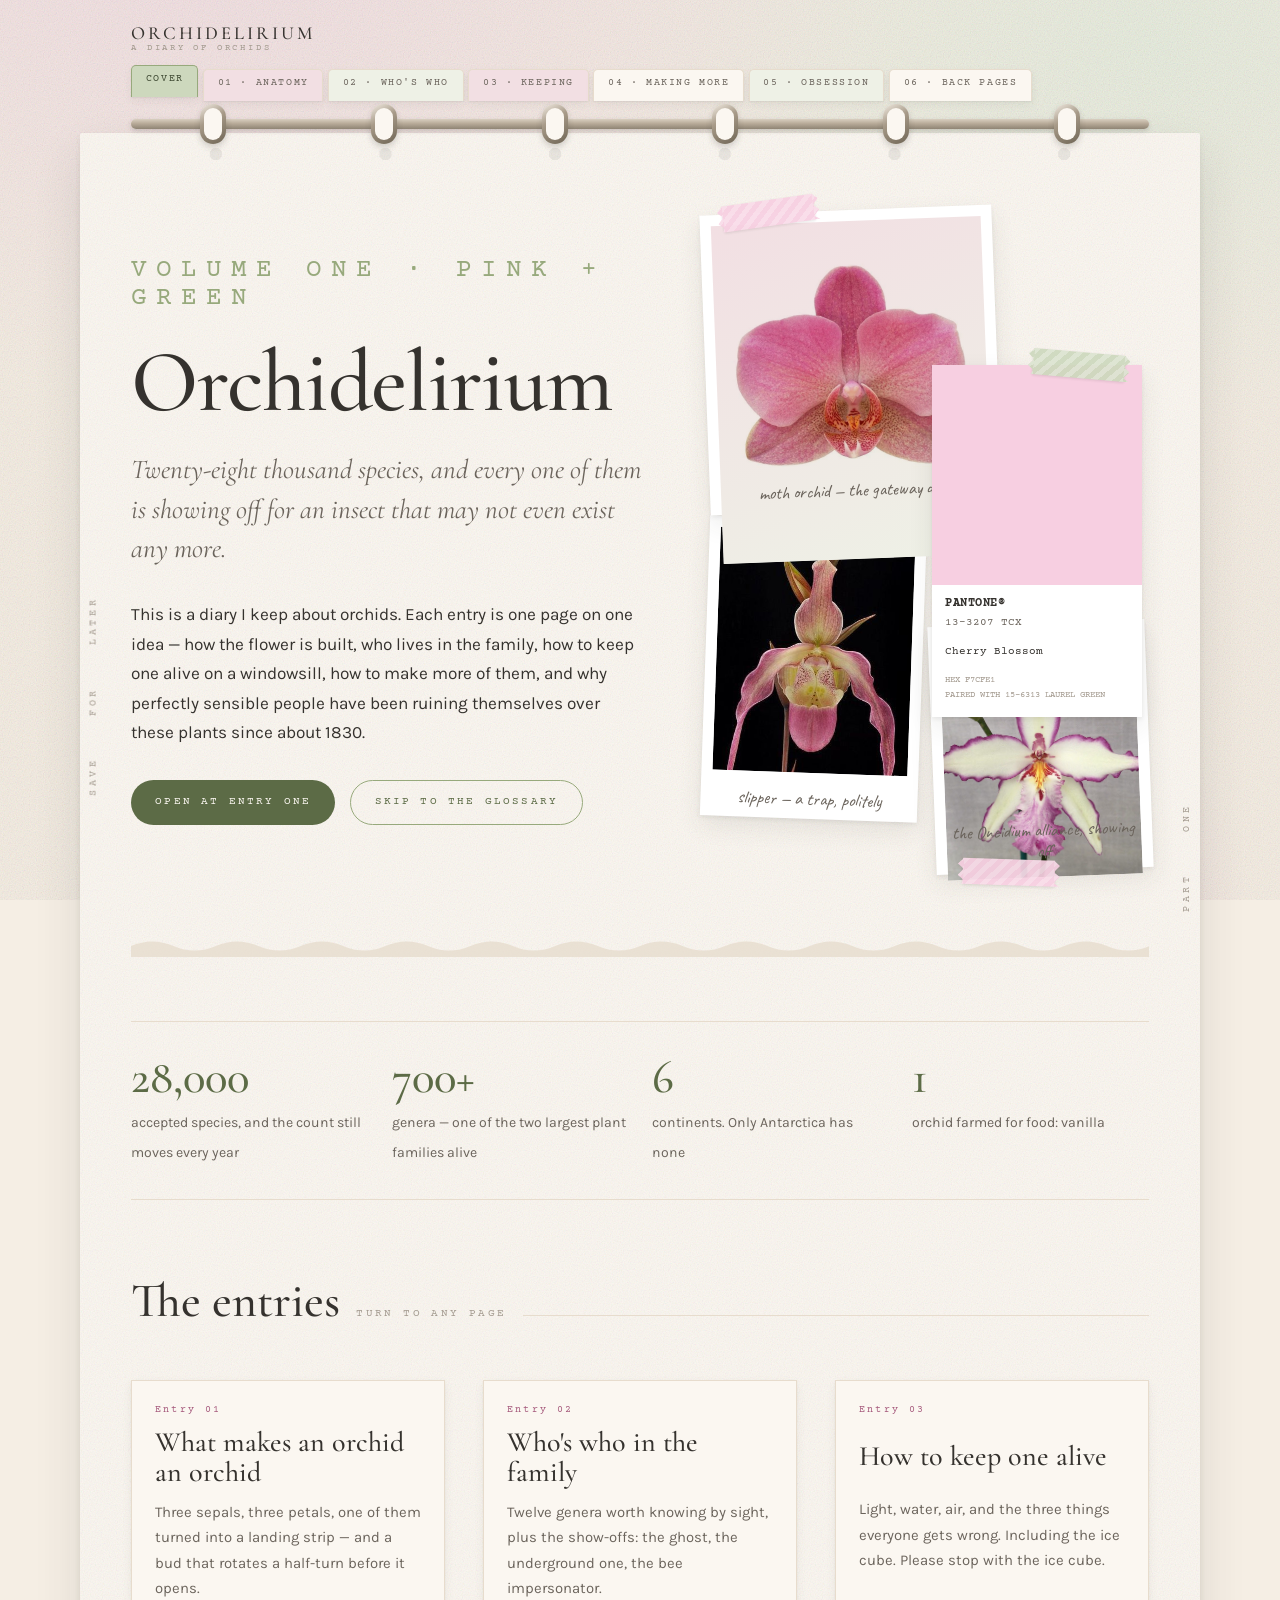
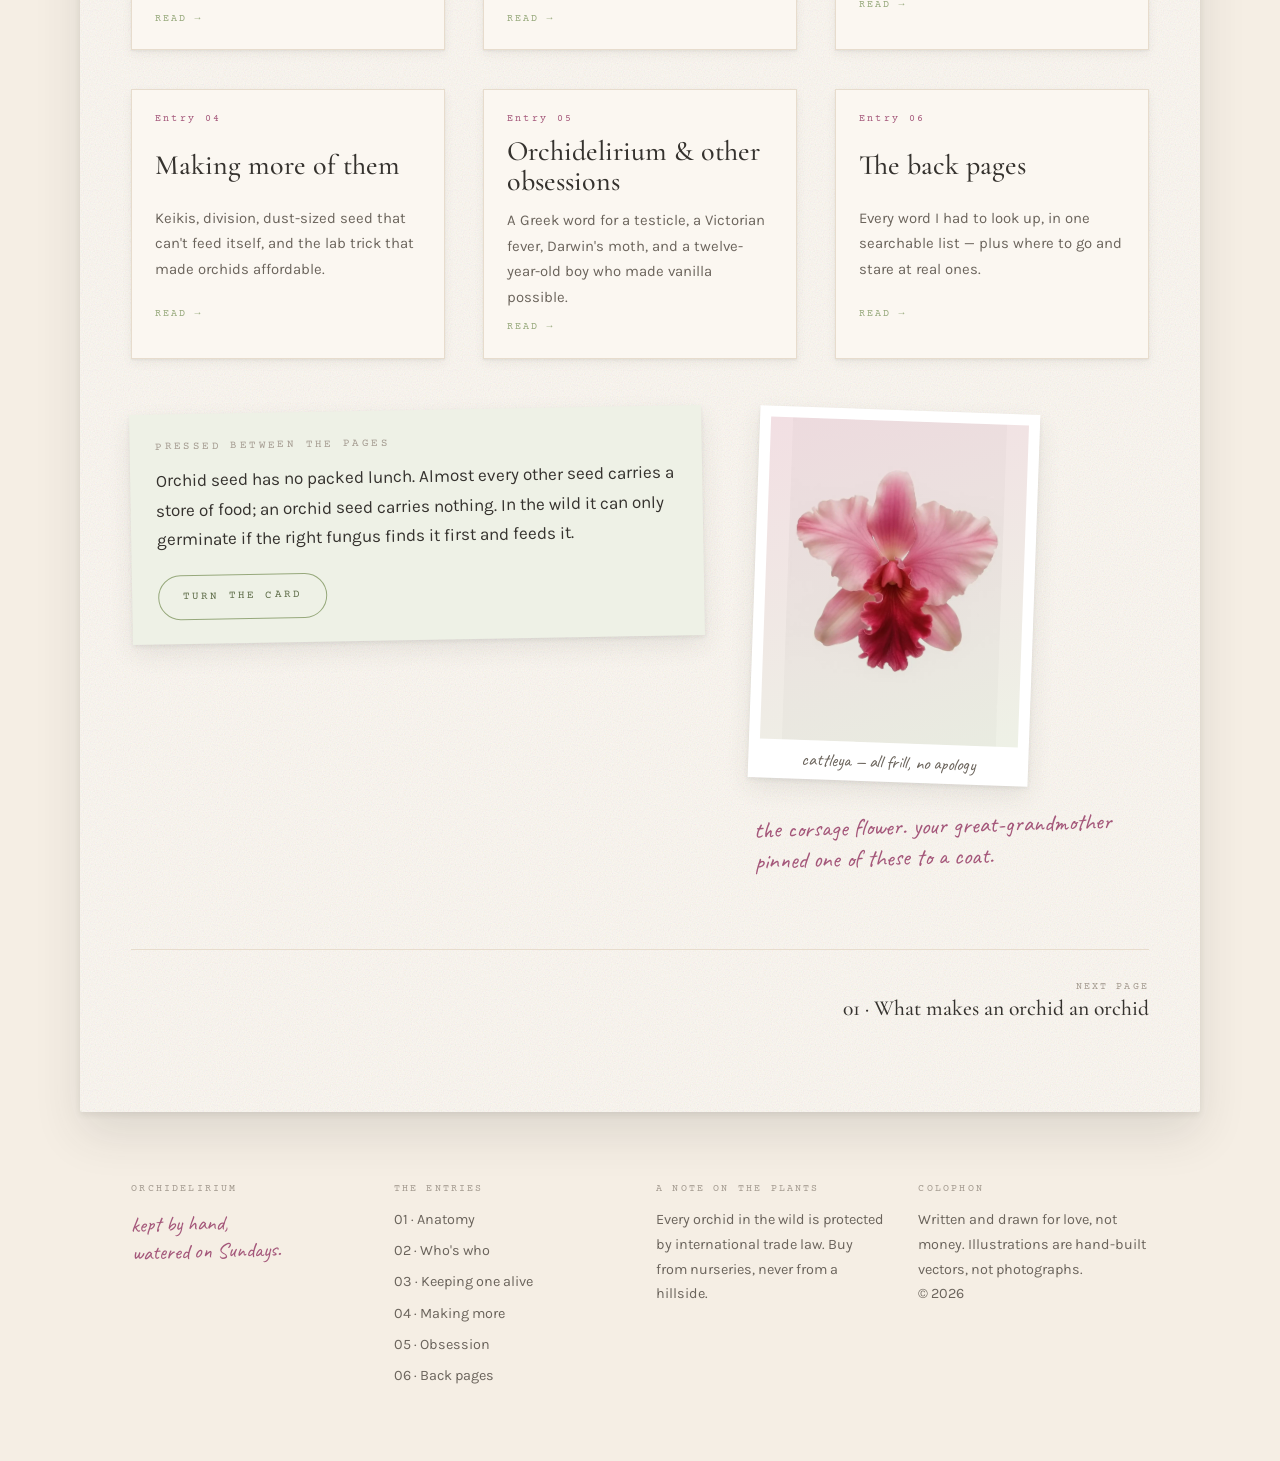
<file: index.html>
<!DOCTYPE html>
<html lang="en">
<head>
<meta charset="utf-8">
<meta name="viewport" content="width=device-width, initial-scale=1">
<title>Orchidelirium — a diary of orchids</title>
<meta name="description" content="A hand-kept diary about orchids: how they are built, who's who in the family, how to keep one alive, how to make more, and why people have lost their minds over them for two hundred years.">
<link rel="preconnect" href="https://fonts.googleapis.com">
<link rel="preconnect" href="https://fonts.gstatic.com" crossorigin>
<link href="https://fonts.googleapis.com/css2?family=Caveat:wght@400;600&family=Cormorant+Garamond:ital,wght@0,400;0,500;1,400;1,500&family=Courier+Prime:wght@400;700&family=Karla:wght@400;500;700&display=swap" rel="stylesheet">
<link rel="stylesheet" href="assets/css/style.css">
<link rel="icon" href="data:image/svg+xml,<svg xmlns='http://www.w3.org/2000/svg' viewBox='0 0 100 100'><text y='.9em' font-size='90'>&#127800;</text></svg>">
</head>
<body>

<a class="skip" href="#main">Skip to the page</a>

<header class="binder">
  <div class="binder__inner">
    <div class="binder__bar">
      <a class="brand" href="index.html"><b>Orchidelirium</b><span>a diary of orchids</span></a>
      <button class="menu-btn" type="button" aria-expanded="false" aria-controls="tabs">Contents</button>
      <ul class="tabs" id="tabs">
        <li><a href="index.html" aria-current="page">Cover</a></li>
        <li><a href="anatomy.html">01 · Anatomy</a></li>
        <li><a href="species.html">02 · Who's who</a></li>
        <li><a href="care.html">03 · Keeping</a></li>
        <li><a href="propagation.html">04 · Making more</a></li>
        <li><a href="history.html">05 · Obsession</a></li>
        <li><a href="glossary.html">06 · Back pages</a></li>
      </ul>
    </div>
  </div>
  <div class="rings" aria-hidden="true">
    <span class="ring"></span><span class="ring"></span><span class="ring"></span>
    <span class="ring"></span><span class="ring"></span><span class="ring"></span>
  </div>
</header>

<main class="sheet" id="main">
  <div class="margin-note" aria-hidden="true"><span>SAVE</span><span>FOR</span><span>LATER</span></div>
  <div class="margin-note margin-note--right" aria-hidden="true"><span>PART</span><span>ONE</span></div>

  <!-- ---------- cover ---------- -->
  <section class="cover">
    <div>
      <h1 class="cover__title"><em>Volume one · pink + green</em>Orchid&shy;elirium</h1>
      <p class="lede">Twenty-eight thousand species, and every one of them is showing off for an insect that may not even exist any more.</p>
      <p>This is a diary I keep about orchids. Each entry is one page on one idea &mdash; how the flower is built, who lives in the family, how to keep one alive on a windowsill, how to make more of them, and why perfectly sensible people have been ruining themselves over these plants since about 1830.</p>
      <p style="display:flex;gap:.9rem;flex-wrap:wrap;margin-top:2rem">
        <a class="btn" href="anatomy.html">Open at entry one</a>
        <a class="btn btn--ghost" href="glossary.html">Skip to the glossary</a>
      </p>
    </div>

    <div class="collage">
      <figure class="photo photo--tilt-l photo--a">
        <span class="tape tape--tl" aria-hidden="true"></span>
        <div class="photo__img photo__img--cutout"><img src="assets/img/phal-pink.jpg" alt="A deep pink moth orchid seen head-on: two broad petals, a sepal standing above, and a small speckled lip at the centre." width="800" height="1000" loading="lazy"></div>
        <figcaption>moth orchid &mdash; the gateway drug</figcaption>
      </figure>

      <div class="swatch swatch--a">
        <span class="tape tape--green tape--tr" aria-hidden="true"></span>
        <div class="swatch__chip" style="background:#f7cfe1"></div>
        <div class="swatch__body">
          <p class="swatch__brand">Pantone&reg;</p>
          <p class="swatch__code">13-3207 TCX</p>
          <p class="swatch__name">Cherry Blossom</p>
          <p class="swatch__meta">HEX F7CFE1<br>PAIRED WITH 15-6313 LAUREL GREEN</p>
        </div>
      </div>

      <figure class="photo photo--tilt-r photo--b">
        <div class="photo__img photo__img--fill"><img src="assets/img/paphiopedilum_1.jpg" alt="A pink slipper orchid against black: a pointed hood above a pouch, with long wavy petals falling away either side." width="344" height="500" style="object-position:center 40%" loading="lazy"></div>
        <figcaption>slipper &mdash; a trap, politely</figcaption>
      </figure>

      <figure class="photo photo--tilt-l photo--c">
        <span class="tape tape--bl" aria-hidden="true"></span>
        <div class="photo__img photo__img--fill"><img src="assets/img/oncidium_1.jpg" alt="A star-shaped orchid, cream petals edged in purple, with a broad frilled pink lip and a yellow crest." width="1024" height="1018" loading="lazy"></div>
        <figcaption>the Oncidium alliance, showing off</figcaption>
      </figure>
    </div>
  </section>

  <div class="torn" aria-hidden="true"></div>

  <!-- ---------- numbers ---------- -->
  <section class="facts reveal" aria-label="Orchids by the numbers">
    <div class="fact"><b>28,000</b><span>accepted species, and the count still moves every year</span></div>
    <div class="fact"><b>700+</b><span>genera &mdash; one of the two largest plant families alive</span></div>
    <div class="fact"><b>6</b><span>continents. Only Antarctica has none</span></div>
    <div class="fact"><b>1</b><span>orchid farmed for food: vanilla</span></div>
  </section>

  <!-- ---------- contents ---------- -->
  <section class="stack" style="margin-top:clamp(3rem,6vw,5rem)">
    <div>
      <div class="section-head">
        <h2>The entries</h2>
        <span class="label">turn to any page</span>
      </div>

      <div class="grid">
        <a class="entry-card reveal" href="anatomy.html">
          <span class="entry-card__no">Entry 01</span>
          <h3>What makes an orchid an orchid</h3>
          <p>Three sepals, three petals, one of them turned into a landing strip &mdash; and a bud that rotates a half-turn before it opens.</p>
          <span class="entry-card__go">Read &rarr;</span>
        </a>
        <a class="entry-card reveal" href="species.html">
          <span class="entry-card__no">Entry 02</span>
          <h3>Who's who in the family</h3>
          <p>Twelve genera worth knowing by sight, plus the show-offs: the ghost, the underground one, the bee impersonator.</p>
          <span class="entry-card__go">Read &rarr;</span>
        </a>
        <a class="entry-card reveal" href="care.html">
          <span class="entry-card__no">Entry 03</span>
          <h3>How to keep one alive</h3>
          <p>Light, water, air, and the three things everyone gets wrong. Including the ice cube. Please stop with the ice cube.</p>
          <span class="entry-card__go">Read &rarr;</span>
        </a>
        <a class="entry-card reveal" href="propagation.html">
          <span class="entry-card__no">Entry 04</span>
          <h3>Making more of them</h3>
          <p>Keikis, division, dust-sized seed that can't feed itself, and the lab trick that made orchids affordable.</p>
          <span class="entry-card__go">Read &rarr;</span>
        </a>
        <a class="entry-card reveal" href="history.html">
          <span class="entry-card__no">Entry 05</span>
          <h3>Orchidelirium &amp; other obsessions</h3>
          <p>A Greek word for a testicle, a Victorian fever, Darwin's moth, and a twelve-year-old boy who made vanilla possible.</p>
          <span class="entry-card__go">Read &rarr;</span>
        </a>
        <a class="entry-card reveal" href="glossary.html">
          <span class="entry-card__no">Entry 06</span>
          <h3>The back pages</h3>
          <p>Every word I had to look up, in one searchable list &mdash; plus where to go and stare at real ones.</p>
          <span class="entry-card__go">Read &rarr;</span>
        </a>
      </div>
    </div>

    <!-- ---------- pressed fact ---------- -->
    <div class="spread reveal">
      <div class="note note--green" id="fact-box">
        <span class="label">Pressed between the pages</span>
        <p data-fact>Orchid seed has no packed lunch. Almost every other seed carries a store of food; an orchid seed carries nothing. In the wild it can only germinate if the right fungus finds it first and feeds it.</p>
        <p data-fact hidden>An orchid bud opens upside down &mdash; then fixes it. As it develops, the flower stalk twists a full 180&deg;, so the lip that began at the top arrives at the bottom, exactly where a landing insect needs it. The word for that is <span class="latin">resupination</span>.</p>
        <p data-fact hidden>Darwin saw a Madagascan orchid with a nectar tube nearly 30&nbsp;cm deep and said there must be a moth with a tongue to match. Everyone thought he was joking. The moth was described in 1903, twenty-one years after he died.</p>
        <p data-fact hidden>Vanilla is a climbing orchid, and it is the only orchid farmed as a food crop. Outside Mexico every single pod is pollinated by hand, using a method worked out in 1841 by Edmond Albius, an enslaved twelve-year-old on R&eacute;union.</p>
        <p style="margin-top:1.2rem">
          <button class="btn btn--ghost" type="button" id="fact-btn">Turn the card</button>
        </p>
      </div>

      <div class="aside-stack">
        <figure class="photo photo--tilt-r" style="max-width:280px">
          <div class="photo__img photo__img--cutout"><img class="sway" src="assets/img/cattleya_1.jpg" alt="A pale rose cattleya with broad ruffled petals and a deep crimson frilled lip." width="907" height="1360" loading="lazy"></div>
          <figcaption>cattleya &mdash; all frill, no apology</figcaption>
        </figure>
        <p class="hand">the corsage flower. your great&#8209;grandmother pinned one of these to a coat.</p>
      </div>
    </div>
  </section>

  <div class="page-turn">
    <a href="anatomy.html"><span>Next page</span><b>01 &middot; What makes an orchid an orchid</b></a>
  </div>
</main>

<footer class="colophon">
  <div>
    <h4>Orchidelirium</h4>
    <p class="hand">kept by hand,<br>watered on Sundays.</p>
  </div>
  <div>
    <h4>The entries</h4>
    <ul>
      <li><a href="anatomy.html">01 &middot; Anatomy</a></li>
      <li><a href="species.html">02 &middot; Who's who</a></li>
      <li><a href="care.html">03 &middot; Keeping one alive</a></li>
      <li><a href="propagation.html">04 &middot; Making more</a></li>
      <li><a href="history.html">05 &middot; Obsession</a></li>
      <li><a href="glossary.html">06 &middot; Back pages</a></li>
    </ul>
  </div>
  <div>
    <h4>A note on the plants</h4>
    <p>Every orchid in the wild is protected by international trade law. Buy from nurseries, never from a hillside.</p>
  </div>
  <div>
    <h4>Colophon</h4>
    <p>Written and drawn for love, not money. Illustrations are hand-built vectors, not photographs.<br>&copy; <span id="year">2026</span></p>
  </div>
</footer>

<script src="assets/js/main.js" defer></script>
</body>
</html>
</file>
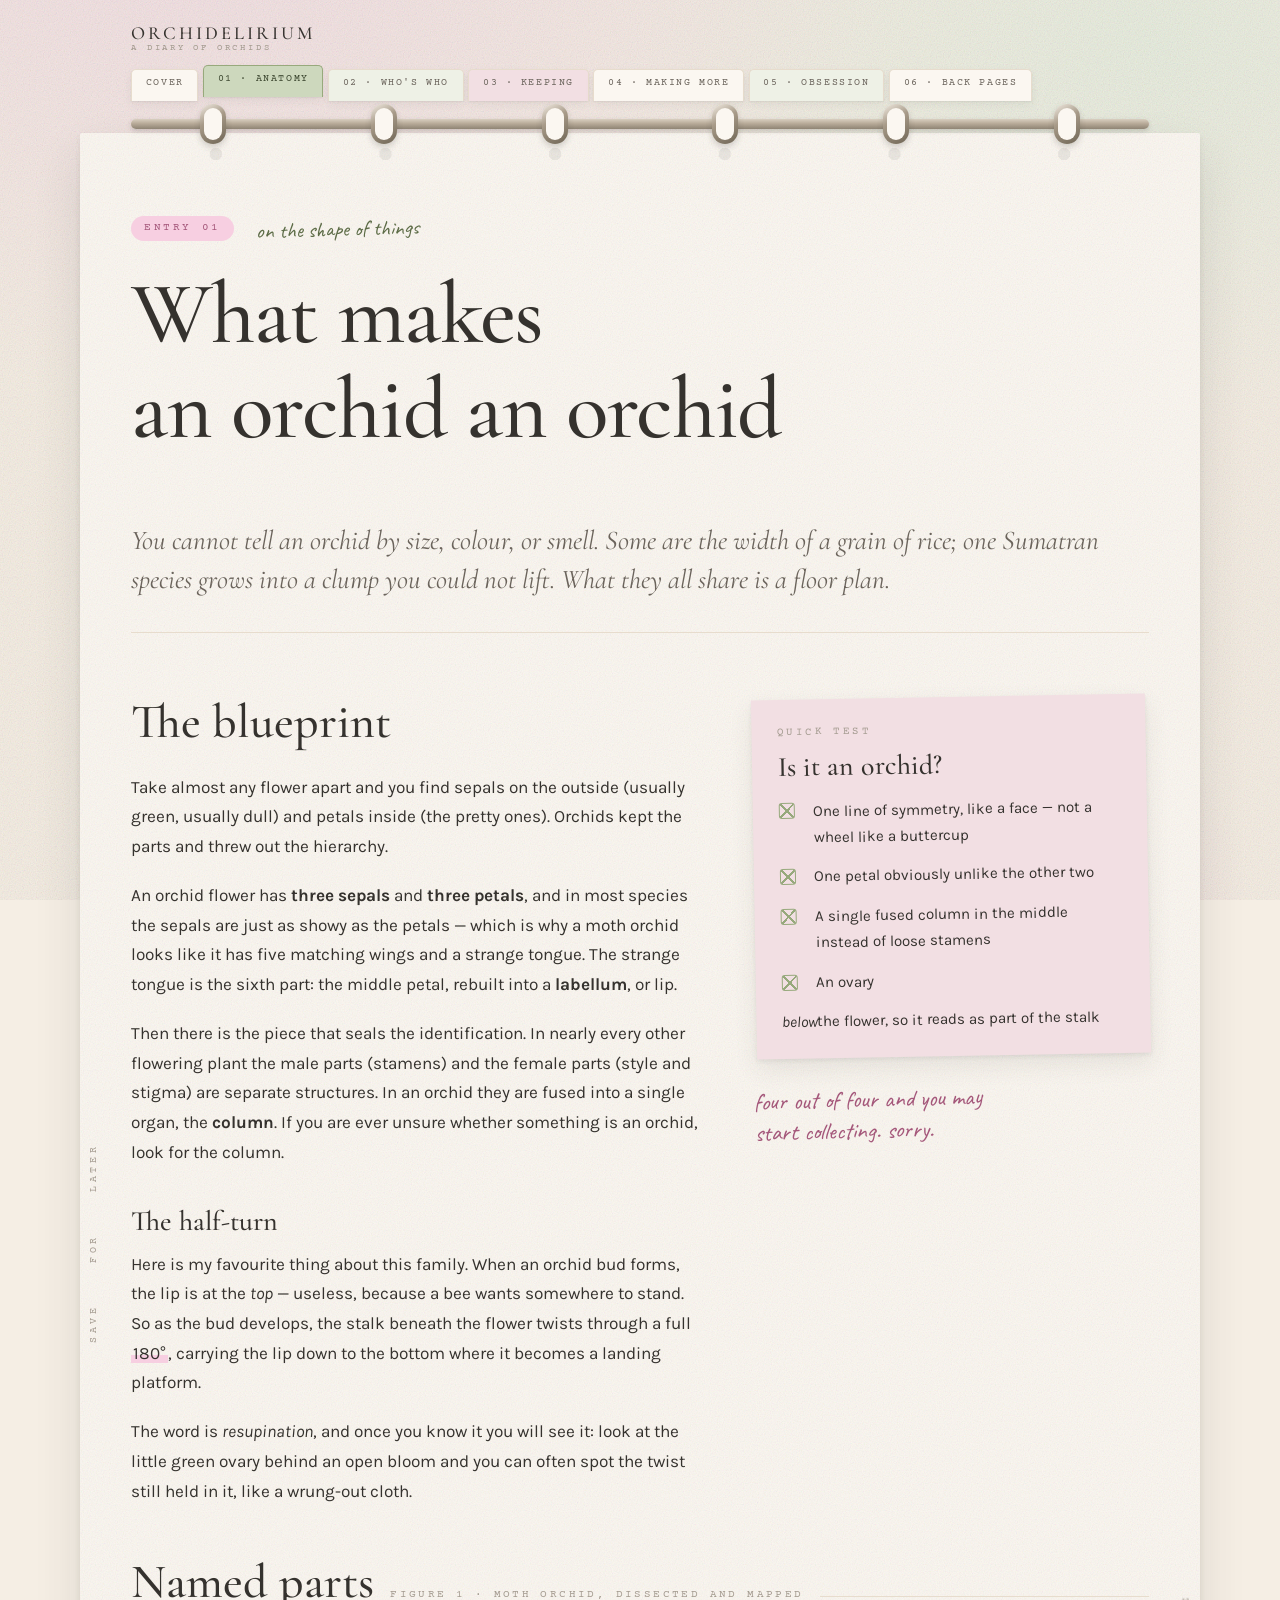
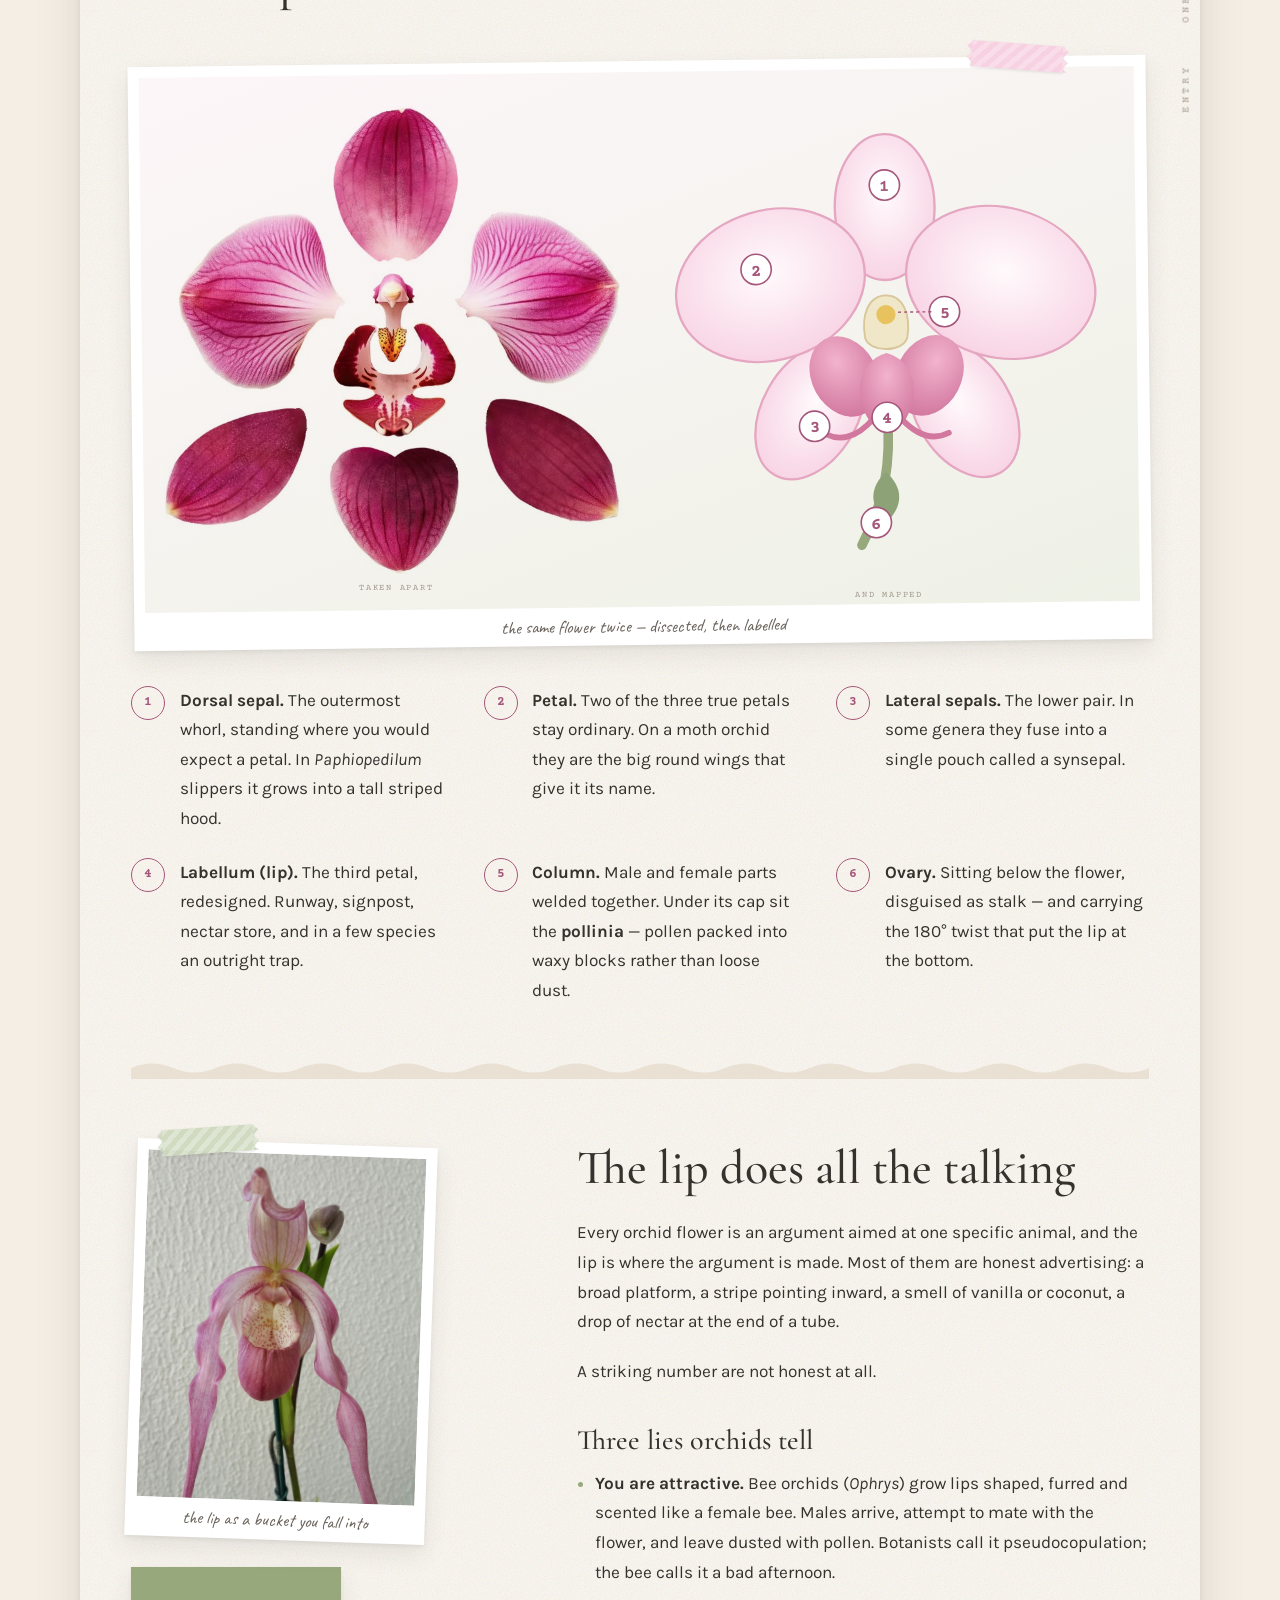
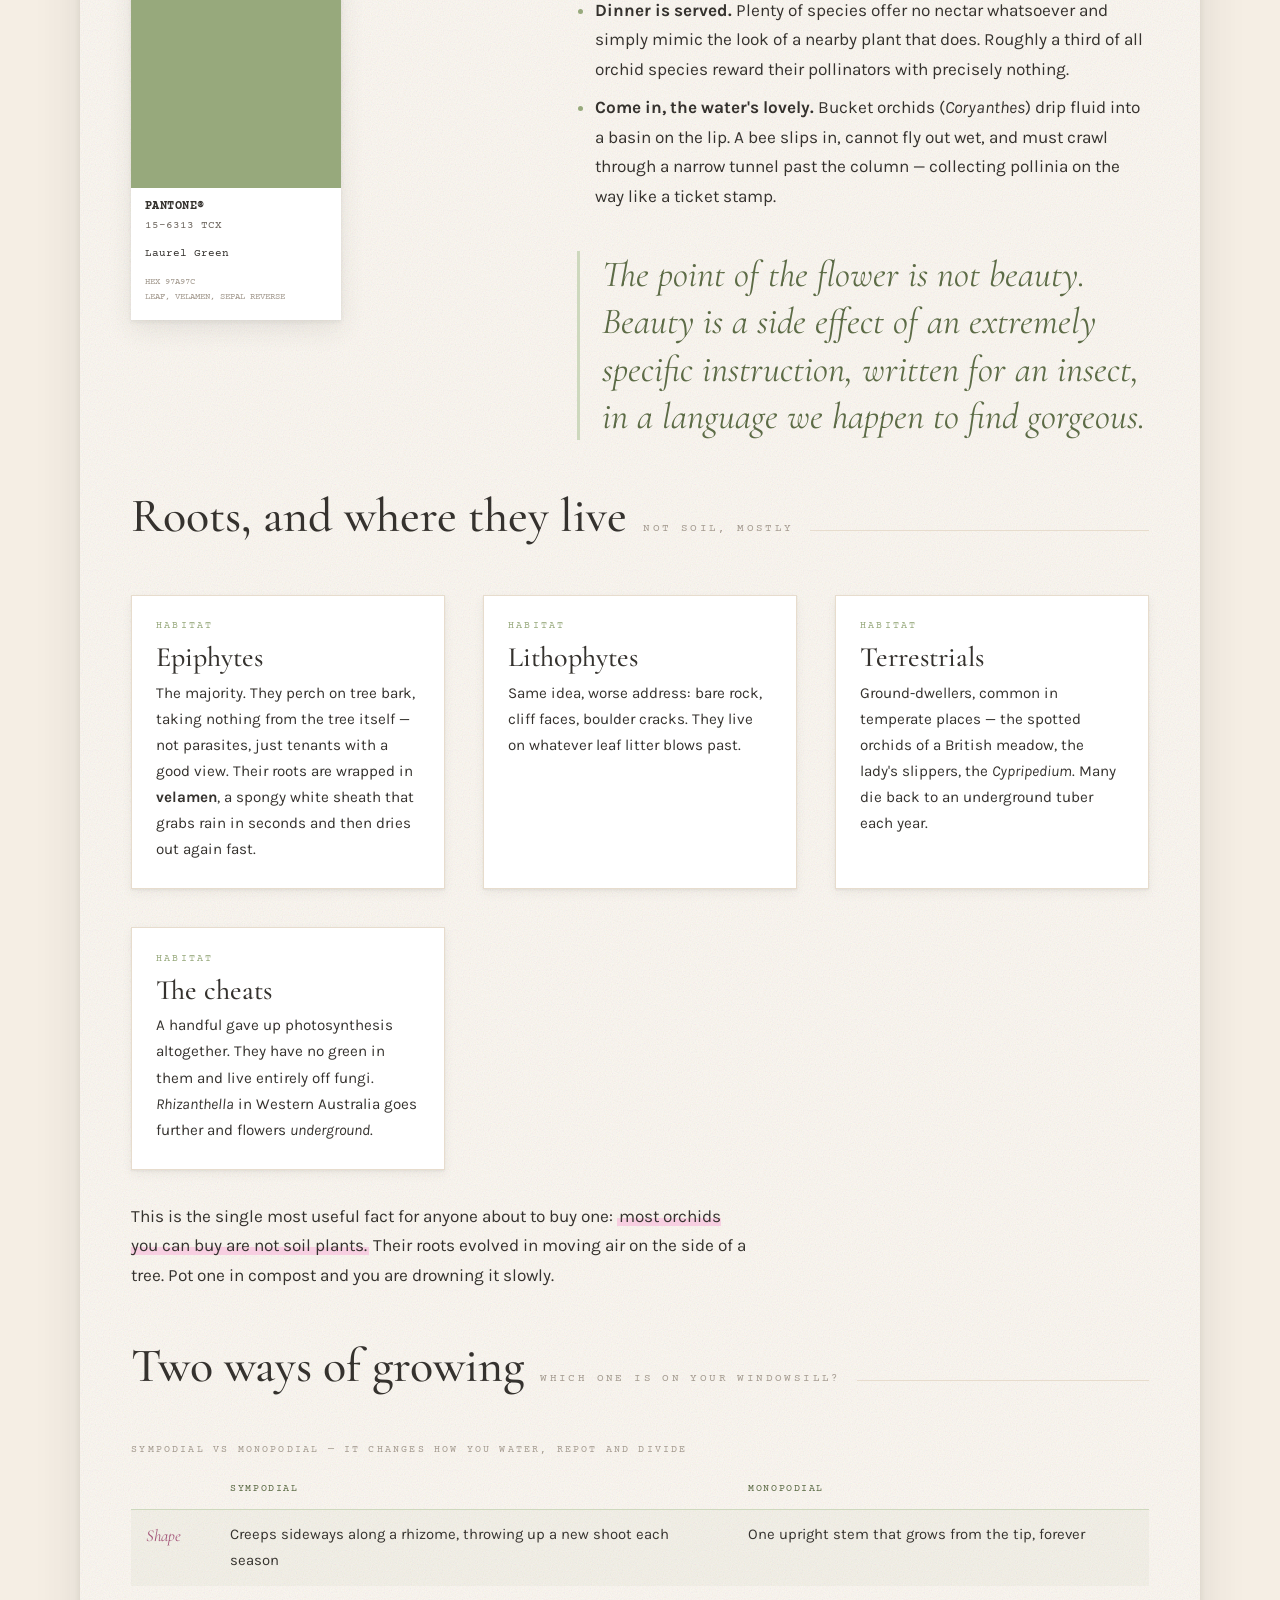
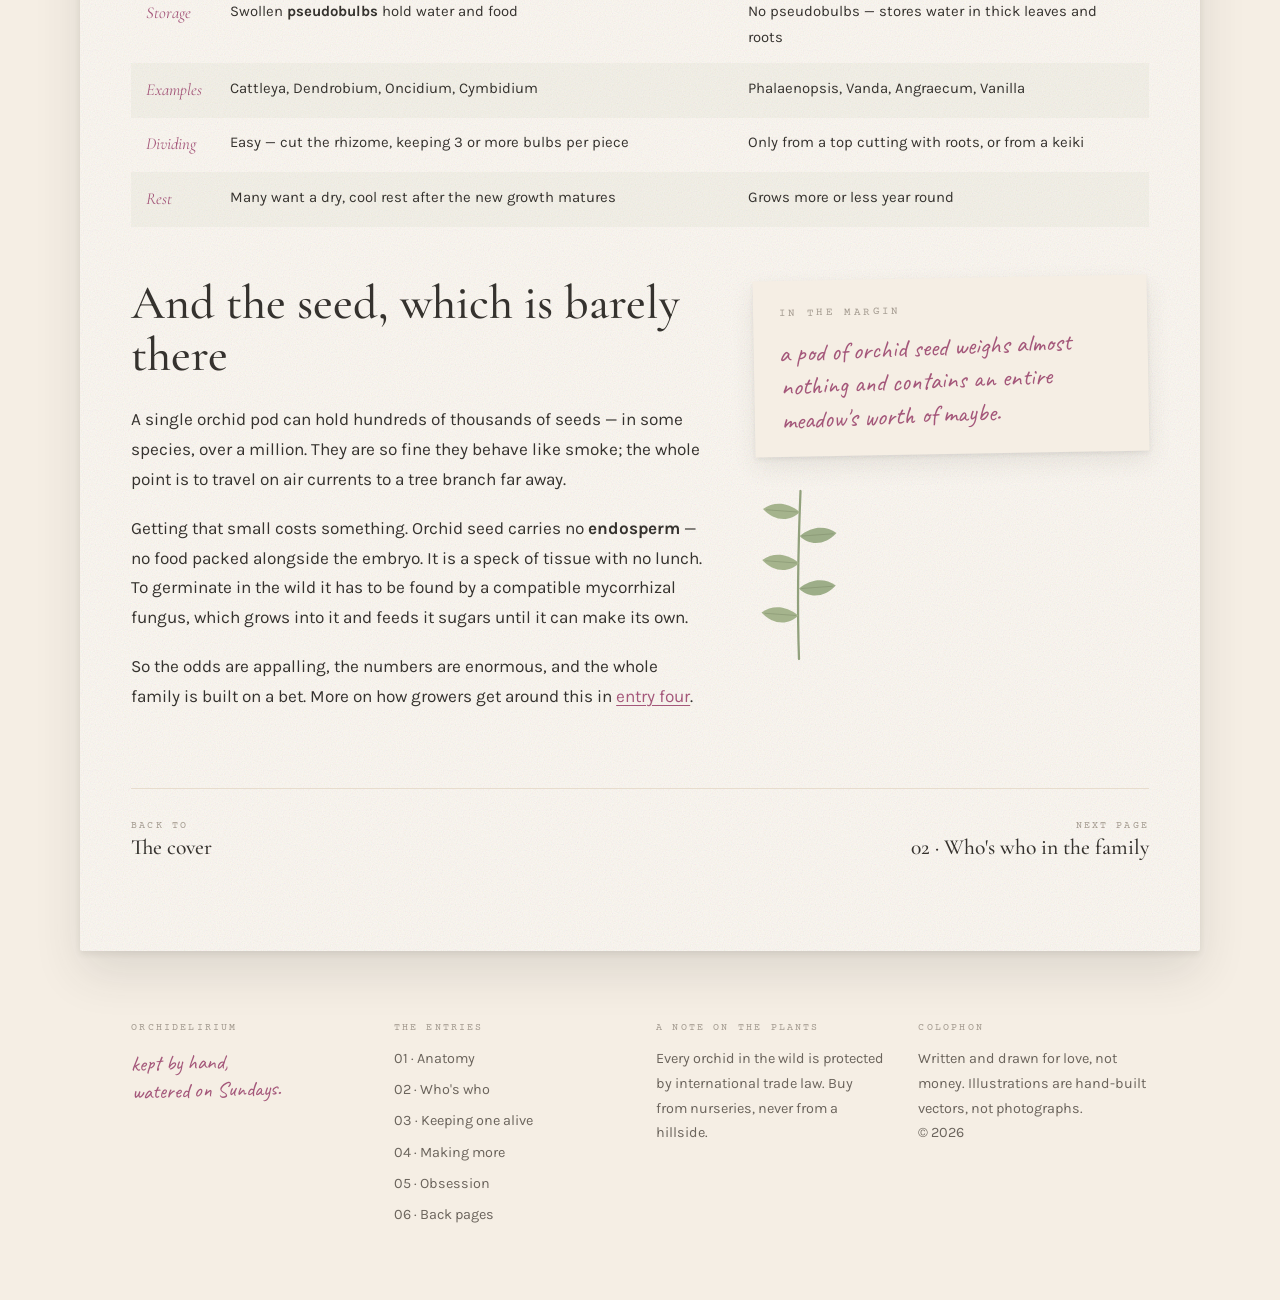
<file: anatomy.html>
<!DOCTYPE html>
<html lang="en">
<head>
<meta charset="utf-8">
<meta name="viewport" content="width=device-width, initial-scale=1">
<title>01 · What makes an orchid an orchid — Orchidelirium</title>
<meta name="description" content="The orchid blueprint: three sepals, three petals, a lip, a column, pollen in packets, and a bud that turns a half circle before it opens.">
<link rel="preconnect" href="https://fonts.googleapis.com">
<link rel="preconnect" href="https://fonts.gstatic.com" crossorigin>
<link href="https://fonts.googleapis.com/css2?family=Caveat:wght@400;600&family=Cormorant+Garamond:ital,wght@0,400;0,500;1,400;1,500&family=Courier+Prime:wght@400;700&family=Karla:wght@400;500;700&display=swap" rel="stylesheet">
<link rel="stylesheet" href="assets/css/style.css">
<link rel="icon" href="data:image/svg+xml,<svg xmlns='http://www.w3.org/2000/svg' viewBox='0 0 100 100'><text y='.9em' font-size='90'>&#127800;</text></svg>">
</head>
<body>

<a class="skip" href="#main">Skip to the page</a>

<header class="binder">
  <div class="binder__inner">
    <div class="binder__bar">
      <a class="brand" href="index.html"><b>Orchidelirium</b><span>a diary of orchids</span></a>
      <button class="menu-btn" type="button" aria-expanded="false" aria-controls="tabs">Contents</button>
      <ul class="tabs" id="tabs">
        <li><a href="index.html">Cover</a></li>
        <li><a href="anatomy.html" aria-current="page">01 · Anatomy</a></li>
        <li><a href="species.html">02 · Who's who</a></li>
        <li><a href="care.html">03 · Keeping</a></li>
        <li><a href="propagation.html">04 · Making more</a></li>
        <li><a href="history.html">05 · Obsession</a></li>
        <li><a href="glossary.html">06 · Back pages</a></li>
      </ul>
    </div>
  </div>
  <div class="rings" aria-hidden="true">
    <span class="ring"></span><span class="ring"></span><span class="ring"></span>
    <span class="ring"></span><span class="ring"></span><span class="ring"></span>
  </div>
</header>

<main class="sheet" id="main">
  <div class="margin-note" aria-hidden="true"><span>SAVE</span><span>FOR</span><span>LATER</span></div>
  <div class="margin-note margin-note--right" aria-hidden="true"><span>ENTRY</span><span>ONE</span></div>

  <header class="entry-head">
    <div class="entry-meta">
      <span class="entry-no">Entry 01</span>
      <span class="entry-date">on the shape of things</span>
    </div>
    <h1>What makes<br>an orchid an orchid</h1>
    <p class="lede">You cannot tell an orchid by size, colour, or smell. Some are the width of a grain of rice; one Sumatran species grows into a clump you could not lift. What they all share is a floor plan.</p>
  </header>

  <div class="stack">

    <!-- ---------- the blueprint ---------- -->
    <section class="spread reveal">
      <div class="prose">
        <h2>The blueprint</h2>
        <p>Take almost any flower apart and you find sepals on the outside (usually green, usually dull) and petals inside (the pretty ones). Orchids kept the parts and threw out the hierarchy.</p>
        <p>An orchid flower has <strong>three sepals</strong> and <strong>three petals</strong>, and in most species the sepals are just as showy as the petals &mdash; which is why a moth orchid looks like it has five matching wings and a strange tongue. The strange tongue is the sixth part: the middle petal, rebuilt into a <strong>labellum</strong>, or lip.</p>
        <p>Then there is the piece that seals the identification. In nearly every other flowering plant the male parts (stamens) and the female parts (style and stigma) are separate structures. In an orchid they are fused into a single organ, the <strong>column</strong>. If you are ever unsure whether something is an orchid, look for the column.</p>

        <h3>The half-turn</h3>
        <p>Here is my favourite thing about this family. When an orchid bud forms, the lip is at the <em>top</em> &mdash; useless, because a bee wants somewhere to stand. So as the bud develops, the stalk beneath the flower twists through a full <mark>180&deg;</mark>, carrying the lip down to the bottom where it becomes a landing platform.</p>
        <p>The word is <span class="latin">resupination</span>, and once you know it you will see it: look at the little green ovary behind an open bloom and you can often spot the twist still held in it, like a wrung-out cloth.</p>
      </div>

      <div class="aside-stack">
        <div class="note">
          <span class="label">Quick test</span>
          <h3>Is it an orchid?</h3>
          <ul class="checklist" style="margin-top:1rem">
            <li>One line of symmetry, like a face &mdash; not a wheel like a buttercup</li>
            <li>One petal obviously unlike the other two</li>
            <li>A single fused column in the middle instead of loose stamens</li>
            <li>An ovary <em>below</em> the flower, so it reads as part of the stalk</li>
          </ul>
        </div>
        <p class="hand">four out of four and you may<br>start collecting. sorry.</p>
      </div>
    </section>

    <!-- ---------- diagram ---------- -->
    <section class="reveal">
      <div class="section-head">
        <h2>Named parts</h2>
        <span class="label">figure 1 &middot; moth orchid, dissected and mapped</span>
      </div>

        <figure class="photo" style="transform:rotate(-.7deg)">
          <span class="tape tape--tr" aria-hidden="true"></span>
          <div class="photo__img plates" style="background:linear-gradient(160deg,#fdf6f9,#eef1e6)">

            <div class="plate">
              <img src="assets/img/orchid_anatomy.jpg" width="736" height="748" loading="lazy"
                   alt="A magenta moth orchid taken apart and laid out in a ring, its separated petals and sepals arranged around the column and lip standing together at the centre.">
              <span class="plate__label">taken apart</span>
            </div>

            <div class="plate">
            <svg viewBox="0 0 480 500" role="img" aria-labelledby="diag-t diag-d" style="width:100%">
              <title id="diag-t">Labelled diagram of a moth orchid flower</title>
              <desc id="diag-d">A moth orchid seen from the front with six numbered markers: 1 the dorsal sepal at the top, 2 a lateral petal at the left, 3 a lateral sepal at the lower left, 4 the labellum or lip in the centre, 5 the column at the middle of the flower, and 6 the twisted ovary and stalk at the bottom.</desc>
              <defs>
                <radialGradient id="d-petal" cx="50%" cy="42%" r="66%">
                  <stop offset="0%" stop-color="#fffafc"/><stop offset="100%" stop-color="#f7cfe1"/>
                </radialGradient>
                <radialGradient id="d-lip" cx="50%" cy="30%" r="70%">
                  <stop offset="0%" stop-color="#f2b3cd"/><stop offset="100%" stop-color="#d2789f"/>
                </radialGradient>
              </defs>

              <g transform="translate(12 10) scale(1.9)">
                <path d="M120 168 C 122 196 118 216 106 238" fill="none" stroke="#97a97c" stroke-width="5" stroke-linecap="round"/>
                <path d="M119 200 C 128 208 128 218 119 226 C 110 218 110 208 119 200 Z" fill="#8ea277"/>
                <ellipse cx="80" cy="168" rx="25" ry="38" fill="url(#d-petal)" stroke="#e5a6c1" stroke-width="1.2" transform="rotate(30 80 168)"/>
                <ellipse cx="160" cy="168" rx="25" ry="38" fill="url(#d-petal)" stroke="#e5a6c1" stroke-width="1.2" transform="rotate(-30 160 168)"/>
                <ellipse cx="120" cy="62" rx="26" ry="38" fill="url(#d-petal)" stroke="#e5a6c1" stroke-width="1.2"/>
                <ellipse cx="60" cy="102" rx="50" ry="39" fill="url(#d-petal)" stroke="#e5a6c1" stroke-width="1.2" transform="rotate(-16 60 102)"/>
                <ellipse cx="180" cy="102" rx="50" ry="39" fill="url(#d-petal)" stroke="#e5a6c1" stroke-width="1.2" transform="rotate(16 180 102)"/>
                <ellipse cx="98" cy="150" rx="17" ry="22" fill="url(#d-lip)" transform="rotate(-28 98 150)"/>
                <ellipse cx="142" cy="150" rx="17" ry="22" fill="url(#d-lip)" transform="rotate(28 142 150)"/>
                <path d="M120 138 C 134 142 138 158 130 172 C 126 180 114 180 110 172 C 102 158 106 142 120 138 Z" fill="url(#d-lip)"/>
                <path d="M113 172 C 104 182 96 184 88 180" fill="none" stroke="#d2789f" stroke-width="3" stroke-linecap="round"/>
                <path d="M127 172 C 136 182 144 184 152 180" fill="none" stroke="#d2789f" stroke-width="3" stroke-linecap="round"/>
                <path d="M120 108 C 129 108 133 118 131 130 C 129 138 111 138 109 130 C 107 118 111 108 120 108 Z" fill="#f0e6c8" stroke="#d9c79a" stroke-width="1"/>
                <circle cx="120" cy="118" r="5" fill="#e8c25f"/>
              </g>

              <g font-family="'Courier Prime',monospace" font-size="17" font-weight="700" text-anchor="middle">
                <g fill="#fff" stroke="#a4577a" stroke-width="1.6">
                  <circle cx="240" cy="106" r="15"/>
                  <circle cx="112" cy="188" r="15"/>
                  <circle cx="168" cy="344" r="15"/>
                  <circle cx="240" cy="336" r="15"/>
                  <circle cx="298" cy="232" r="15"/>
                  <circle cx="228" cy="440" r="15"/>
                </g>
                <g fill="#a4577a" stroke="none">
                  <text x="240" y="112">1</text>
                  <text x="112" y="194">2</text>
                  <text x="168" y="350">3</text>
                  <text x="240" y="342">4</text>
                  <text x="298" y="238">5</text>
                  <text x="228" y="446">6</text>
                </g>
                <path d="M285 232 L 252 232" fill="none" stroke="#a4577a" stroke-width="1.4" stroke-dasharray="3 3"/>
              </g>
            </svg>
              <span class="plate__label">and mapped</span>
            </div>

          </div>
          <figcaption>the same flower twice &mdash; dissected, then labelled</figcaption>
        </figure>

        <ol class="parts">
          <li>
            <b>1</b>
            <span><strong>Dorsal sepal.</strong> The outermost whorl, standing where you would expect a petal. In <span class="latin">Paphiopedilum</span> slippers it grows into a tall striped hood.</span>
          </li>
          <li>
            <b>2</b>
            <span><strong>Petal.</strong> Two of the three true petals stay ordinary. On a moth orchid they are the big round wings that give it its name.</span>
          </li>
          <li>
            <b>3</b>
            <span><strong>Lateral sepals.</strong> The lower pair. In some genera they fuse into a single pouch called a synsepal.</span>
          </li>
          <li>
            <b>4</b>
            <span><strong>Labellum (lip).</strong> The third petal, redesigned. Runway, signpost, nectar store, and in a few species an outright trap.</span>
          </li>
          <li>
            <b>5</b>
            <span><strong>Column.</strong> Male and female parts welded together. Under its cap sit the <strong>pollinia</strong> &mdash; pollen packed into waxy blocks rather than loose dust.</span>
          </li>
          <li>
            <b>6</b>
            <span><strong>Ovary.</strong> Sitting below the flower, disguised as stalk &mdash; and carrying the 180&deg; twist that put the lip at the bottom.</span>
          </li>
        </ol>
    </section>

    <div class="torn" aria-hidden="true"></div>

    <!-- ---------- the lip ---------- -->
    <section class="spread spread--flip reveal">
      <div class="aside-stack">
        <figure class="photo photo--tilt-r" style="max-width:300px">
          <span class="tape tape--green tape--tl" aria-hidden="true"></span>
          <div class="photo__img photo__img--fill"><img src="assets/img/paphiopedilum_2.jpg" alt="A pink slipper orchid on a windowsill, its lip formed into a deep pouch, with two long ribbon petals hanging well below it." width="1152" height="2048" style="object-position:center 13%" loading="lazy"></div>
          <figcaption>the lip as a bucket you fall into</figcaption>
        </figure>
        <div class="swatch">
          <div class="swatch__chip" style="background:#97a97c"></div>
          <div class="swatch__body">
            <p class="swatch__brand">Pantone&reg;</p>
            <p class="swatch__code">15-6313 TCX</p>
            <p class="swatch__name">Laurel Green</p>
            <p class="swatch__meta">HEX 97A97C<br>LEAF, VELAMEN, SEPAL REVERSE</p>
          </div>
        </div>
      </div>

      <div class="prose">
        <h2>The lip does all the talking</h2>
        <p>Every orchid flower is an argument aimed at one specific animal, and the lip is where the argument is made. Most of them are honest advertising: a broad platform, a stripe pointing inward, a smell of vanilla or coconut, a drop of nectar at the end of a tube.</p>
        <p>A striking number are not honest at all.</p>

        <h3>Three lies orchids tell</h3>
        <ul>
          <li><strong>You are attractive.</strong> Bee orchids (<span class="latin">Ophrys</span>) grow lips shaped, furred and scented like a female bee. Males arrive, attempt to mate with the flower, and leave dusted with pollen. Botanists call it pseudocopulation; the bee calls it a bad afternoon.</li>
          <li><strong>Dinner is served.</strong> Plenty of species offer no nectar whatsoever and simply mimic the look of a nearby plant that does. Roughly a third of all orchid species reward their pollinators with precisely nothing.</li>
          <li><strong>Come in, the water's lovely.</strong> Bucket orchids (<span class="latin">Coryanthes</span>) drip fluid into a basin on the lip. A bee slips in, cannot fly out wet, and must crawl through a narrow tunnel past the column &mdash; collecting pollinia on the way like a ticket stamp.</li>
        </ul>

        <p class="pull">The point of the flower is not beauty. Beauty is a side effect of an extremely specific instruction, written for an insect, in a language we happen to find gorgeous.</p>
      </div>
    </section>

    <!-- ---------- roots & habit ---------- -->
    <section class="reveal">
      <div class="section-head">
        <h2>Roots, and where they live</h2>
        <span class="label">not soil, mostly</span>
      </div>

      <div class="grid">
        <article class="card">
          <span class="card__kicker">Habitat</span>
          <h3>Epiphytes</h3>
          <p>The majority. They perch on tree bark, taking nothing from the tree itself &mdash; not parasites, just tenants with a good view. Their roots are wrapped in <strong>velamen</strong>, a spongy white sheath that grabs rain in seconds and then dries out again fast.</p>
        </article>
        <article class="card">
          <span class="card__kicker">Habitat</span>
          <h3>Lithophytes</h3>
          <p>Same idea, worse address: bare rock, cliff faces, boulder cracks. They live on whatever leaf litter blows past.</p>
        </article>
        <article class="card">
          <span class="card__kicker">Habitat</span>
          <h3>Terrestrials</h3>
          <p>Ground-dwellers, common in temperate places &mdash; the spotted orchids of a British meadow, the lady's slippers, the <span class="latin">Cypripedium</span>. Many die back to an underground tuber each year.</p>
        </article>
        <article class="card">
          <span class="card__kicker">Habitat</span>
          <h3>The cheats</h3>
          <p>A handful gave up photosynthesis altogether. They have no green in them and live entirely off fungi. <span class="latin">Rhizanthella</span> in Western Australia goes further and flowers <em>underground</em>.</p>
        </article>
      </div>

      <p class="prose" style="margin-top:2rem">This is the single most useful fact for anyone about to buy one: <mark>most orchids you can buy are not soil plants.</mark> Their roots evolved in moving air on the side of a tree. Pot one in compost and you are drowning it slowly.</p>
    </section>

    <!-- ---------- growth habit ---------- -->
    <section class="reveal">
      <div class="section-head">
        <h2>Two ways of growing</h2>
        <span class="label">which one is on your windowsill?</span>
      </div>
      <div class="table-wrap">
        <table>
          <caption>Sympodial vs monopodial &mdash; it changes how you water, repot and divide</caption>
          <thead>
            <tr><th scope="col">&nbsp;</th><th scope="col">Sympodial</th><th scope="col">Monopodial</th></tr>
          </thead>
          <tbody>
            <tr><td>Shape</td><td>Creeps sideways along a rhizome, throwing up a new shoot each season</td><td>One upright stem that grows from the tip, forever</td></tr>
            <tr><td>Storage</td><td>Swollen <strong>pseudobulbs</strong> hold water and food</td><td>No pseudobulbs &mdash; stores water in thick leaves and roots</td></tr>
            <tr><td>Examples</td><td>Cattleya, Dendrobium, Oncidium, Cymbidium</td><td>Phalaenopsis, Vanda, Angraecum, Vanilla</td></tr>
            <tr><td>Dividing</td><td>Easy &mdash; cut the rhizome, keeping 3 or more bulbs per piece</td><td>Only from a top cutting with roots, or from a keiki</td></tr>
            <tr><td>Rest</td><td>Many want a dry, cool rest after the new growth matures</td><td>Grows more or less year round</td></tr>
          </tbody>
        </table>
      </div>
    </section>

    <!-- ---------- seed ---------- -->
    <section class="spread reveal">
      <div class="prose">
        <h2>And the seed, which is barely there</h2>
        <p>A single orchid pod can hold hundreds of thousands of seeds &mdash; in some species, over a million. They are so fine they behave like smoke; the whole point is to travel on air currents to a tree branch far away.</p>
        <p>Getting that small costs something. Orchid seed carries no <strong>endosperm</strong> &mdash; no food packed alongside the embryo. It is a speck of tissue with no lunch. To germinate in the wild it has to be found by a compatible mycorrhizal fungus, which grows into it and feeds it sugars until it can make its own.</p>
        <p>So the odds are appalling, the numbers are enormous, and the whole family is built on a bet. More on how growers get around this in <a href="propagation.html">entry four</a>.</p>
      </div>
      <div class="aside-stack">
        <div class="note note--paper">
          <span class="label">In the margin</span>
          <p class="hand" style="font-size:1.6rem">a pod of orchid seed weighs almost nothing and contains an entire meadow's worth of maybe.</p>
        </div>
        <img src="assets/img/sprig.svg" alt="" width="120" height="240" style="width:90px;opacity:.85" loading="lazy">
      </div>
    </section>

  </div>

  <nav class="page-turn" aria-label="Diary pages">
    <a href="index.html"><span>Back to</span><b>The cover</b></a>
    <a href="species.html"><span>Next page</span><b>02 &middot; Who's who in the family</b></a>
  </nav>
</main>

<footer class="colophon">
  <div>
    <h4>Orchidelirium</h4>
    <p class="hand">kept by hand,<br>watered on Sundays.</p>
  </div>
  <div>
    <h4>The entries</h4>
    <ul>
      <li><a href="anatomy.html">01 &middot; Anatomy</a></li>
      <li><a href="species.html">02 &middot; Who's who</a></li>
      <li><a href="care.html">03 &middot; Keeping one alive</a></li>
      <li><a href="propagation.html">04 &middot; Making more</a></li>
      <li><a href="history.html">05 &middot; Obsession</a></li>
      <li><a href="glossary.html">06 &middot; Back pages</a></li>
    </ul>
  </div>
  <div>
    <h4>A note on the plants</h4>
    <p>Every orchid in the wild is protected by international trade law. Buy from nurseries, never from a hillside.</p>
  </div>
  <div>
    <h4>Colophon</h4>
    <p>Written and drawn for love, not money. Illustrations are hand-built vectors, not photographs.<br>&copy; <span id="year">2026</span></p>
  </div>
</footer>

<script src="assets/js/main.js" defer></script>
</body>
</html>
</file>
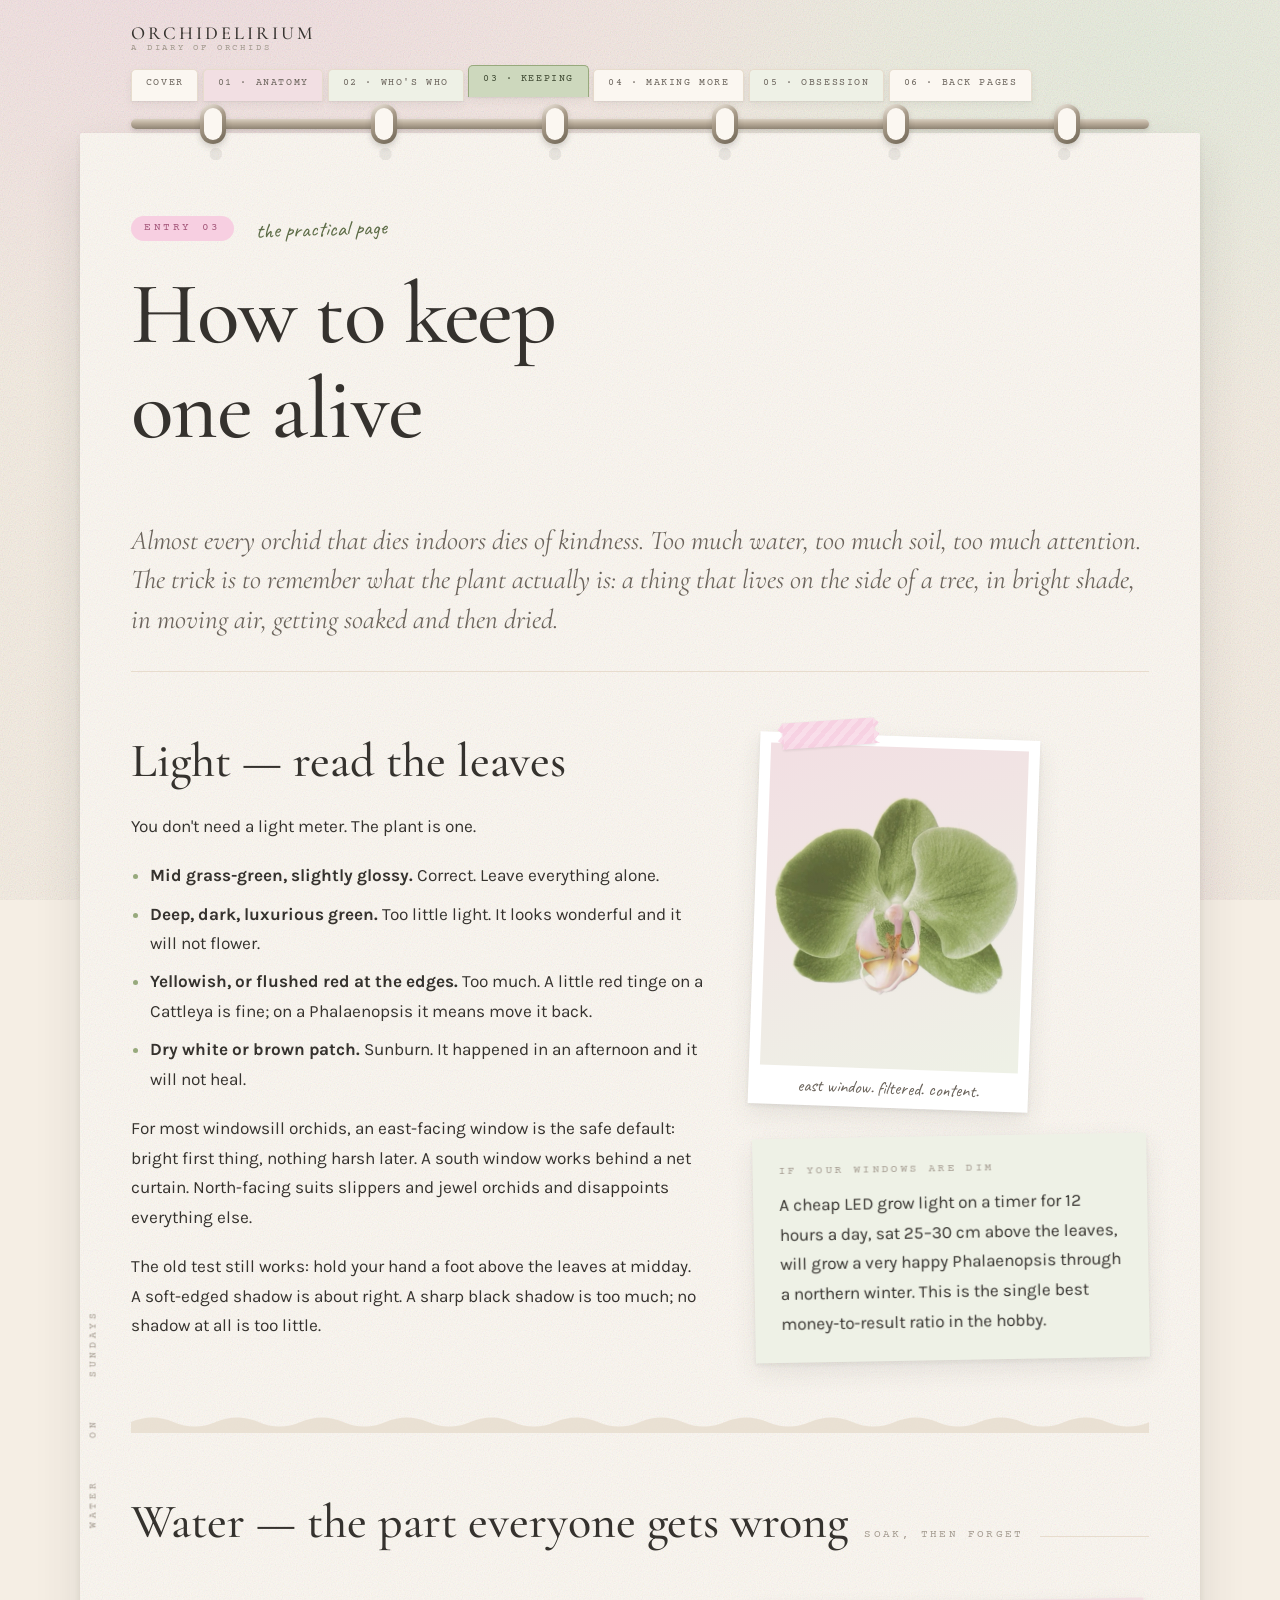
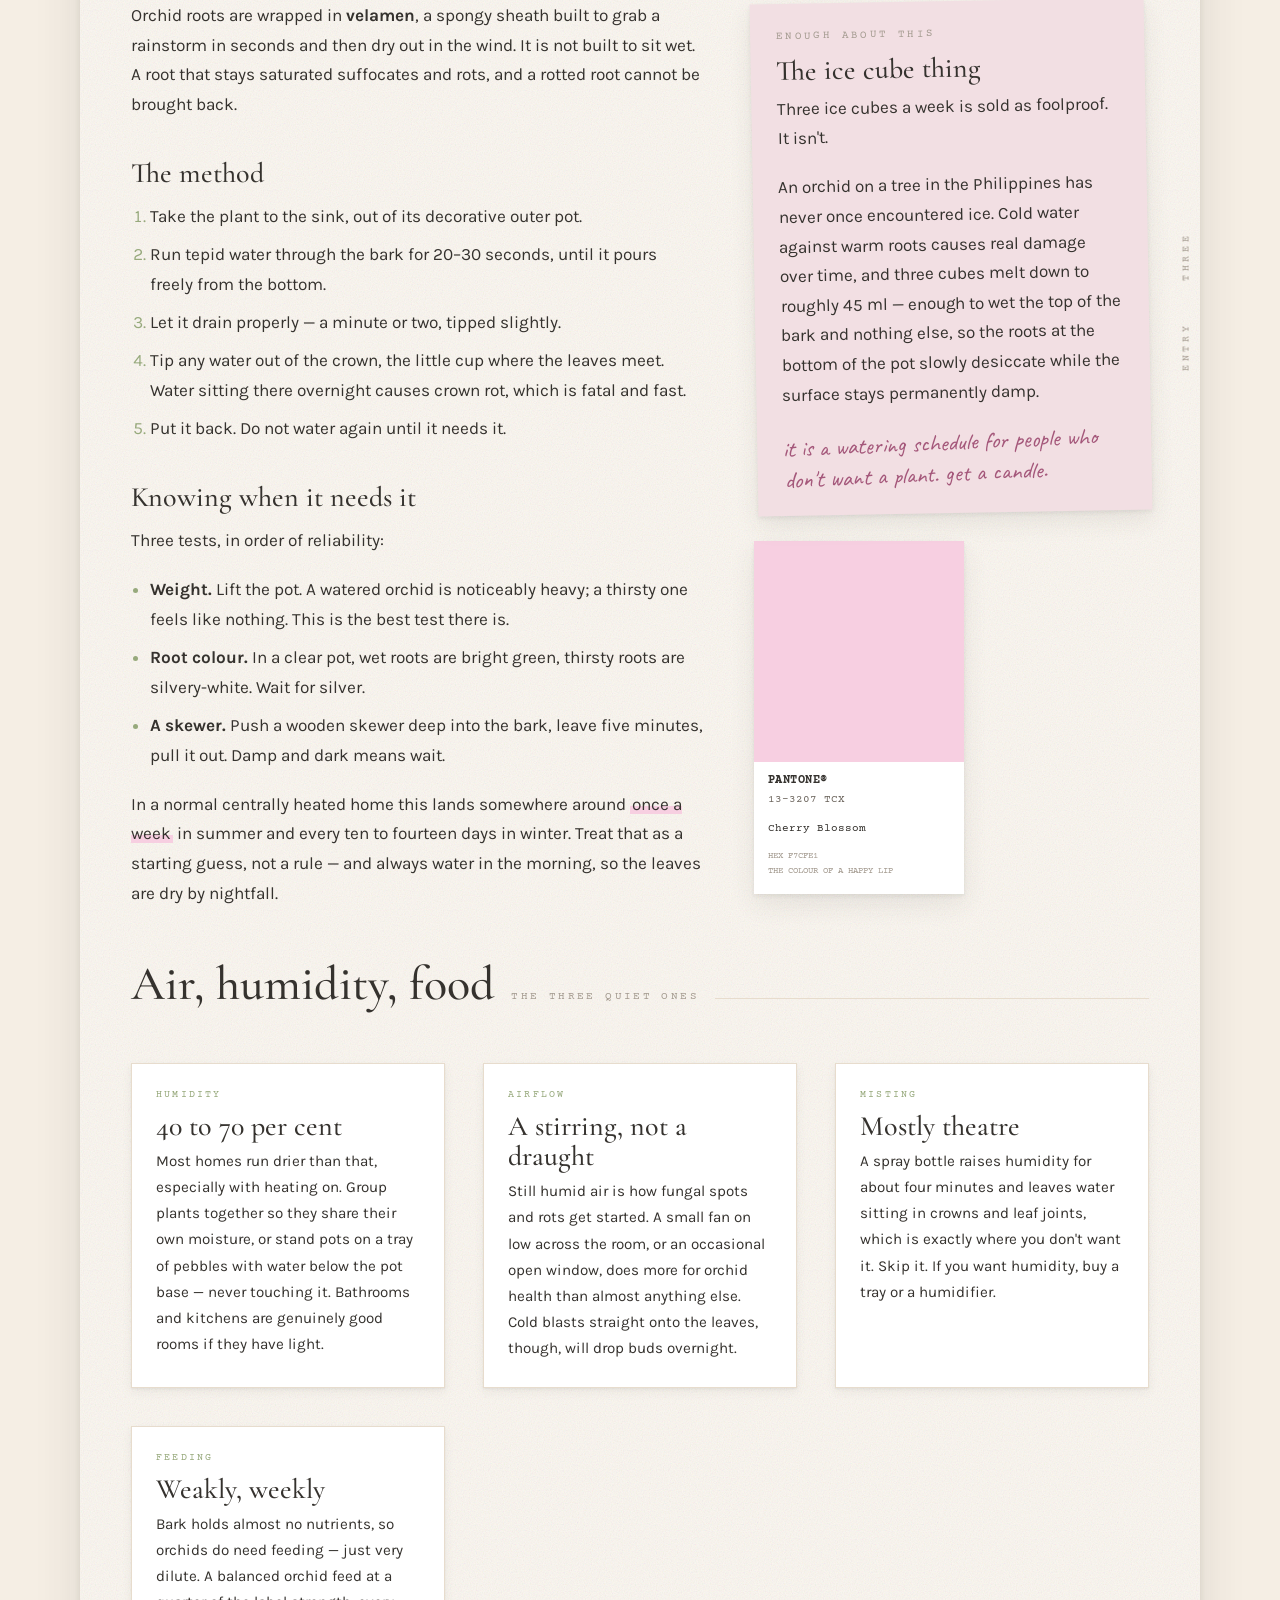
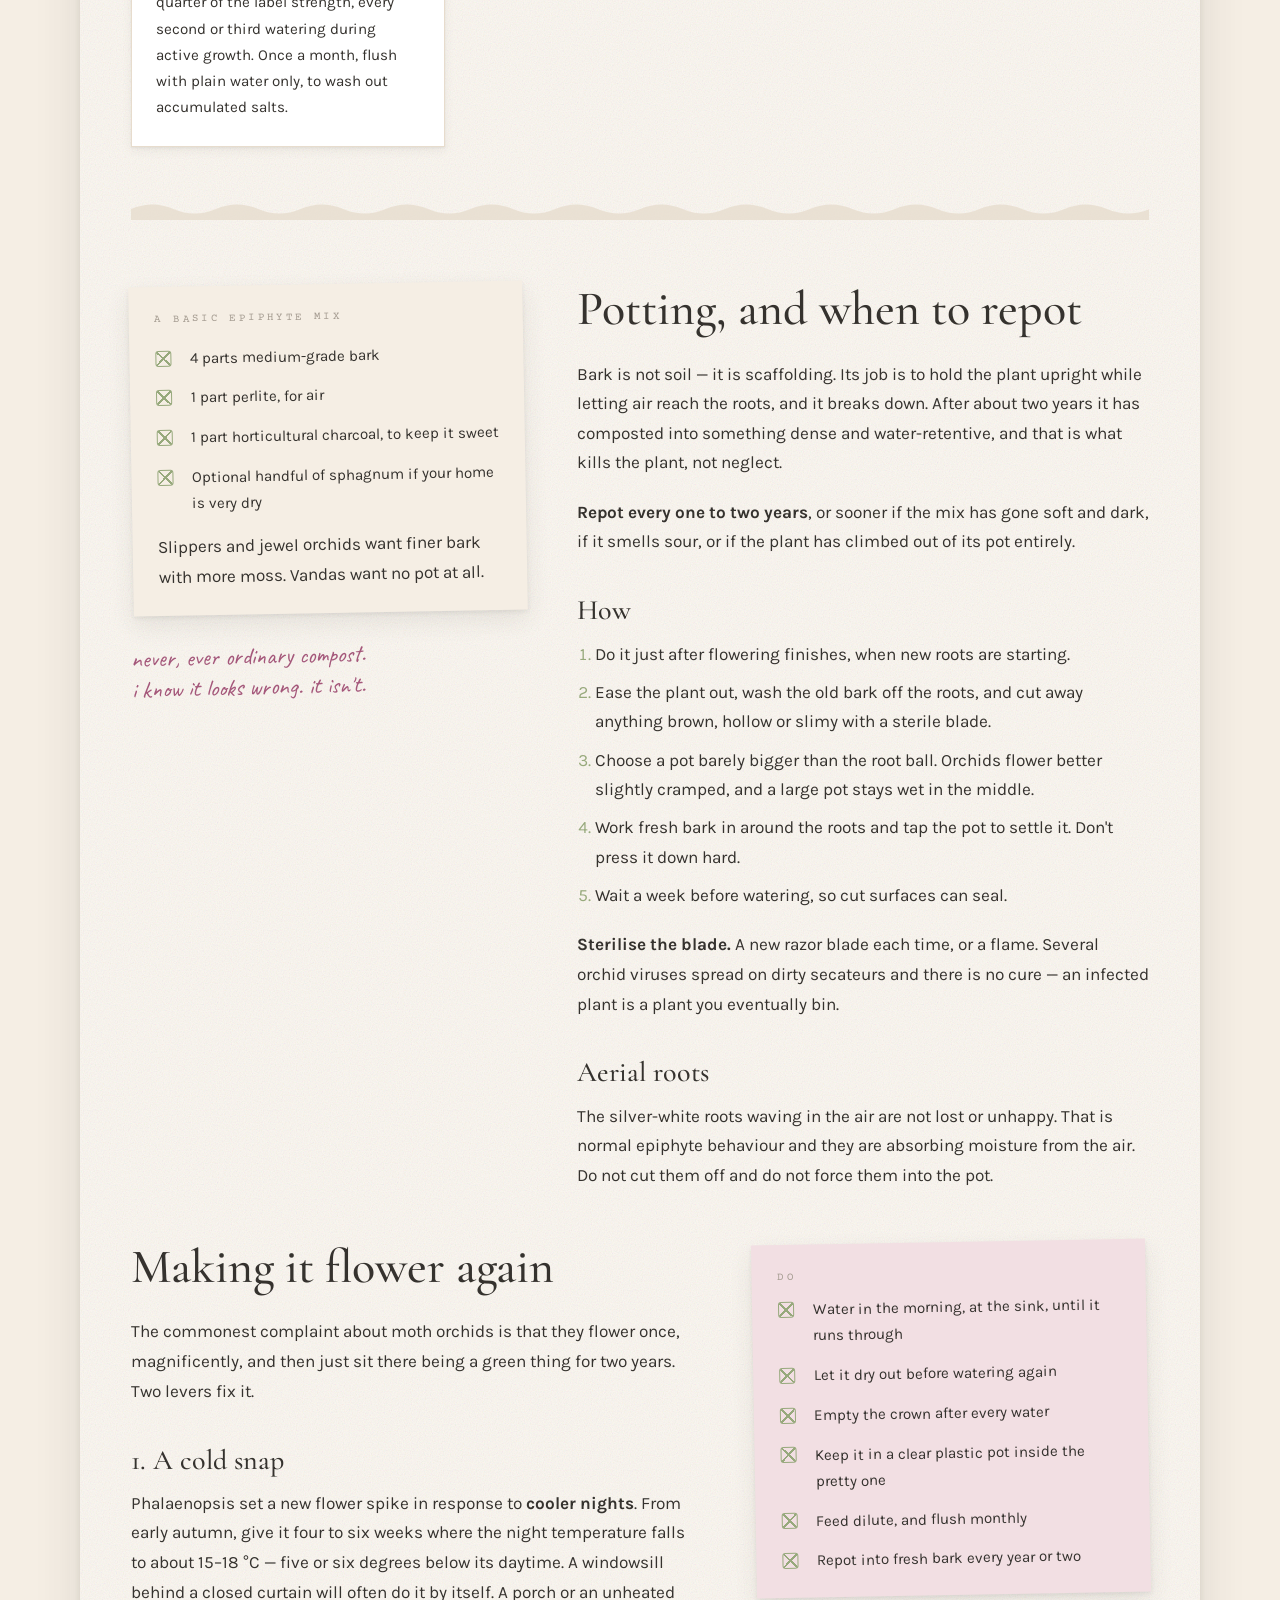
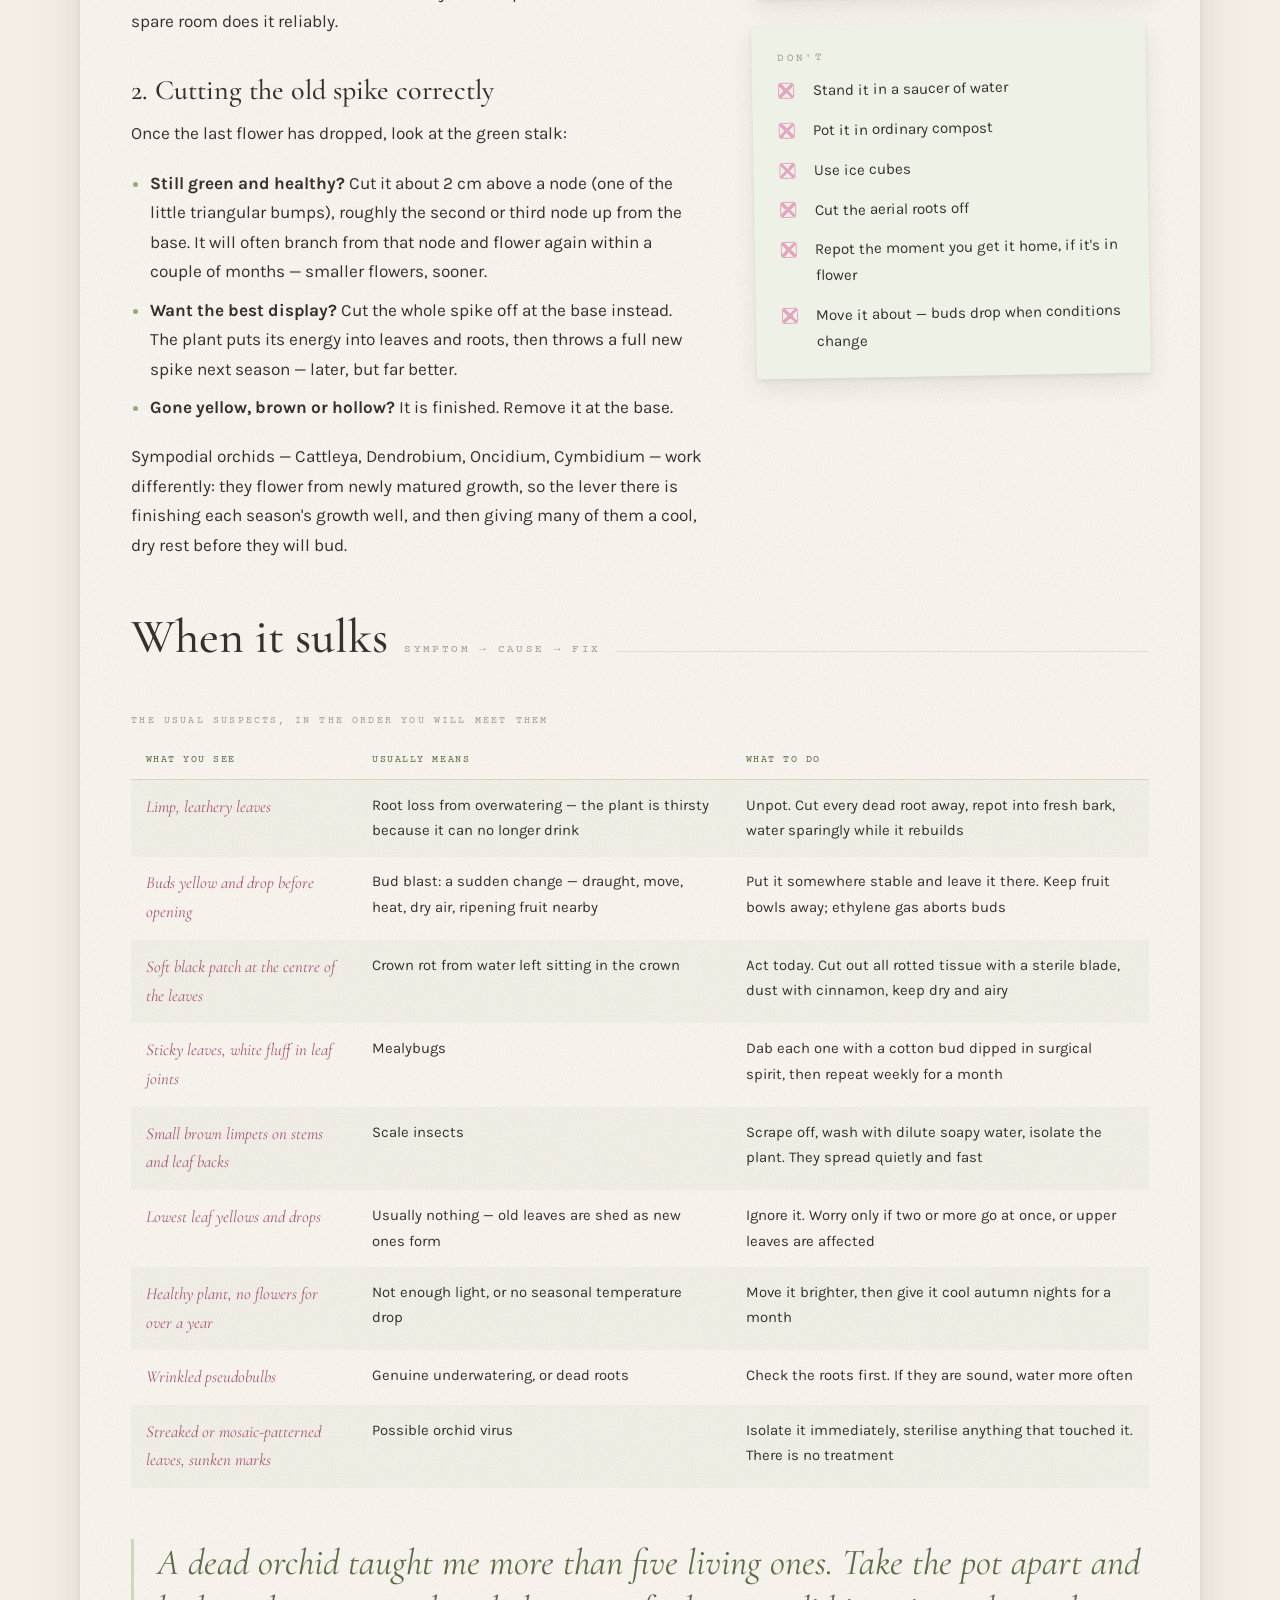
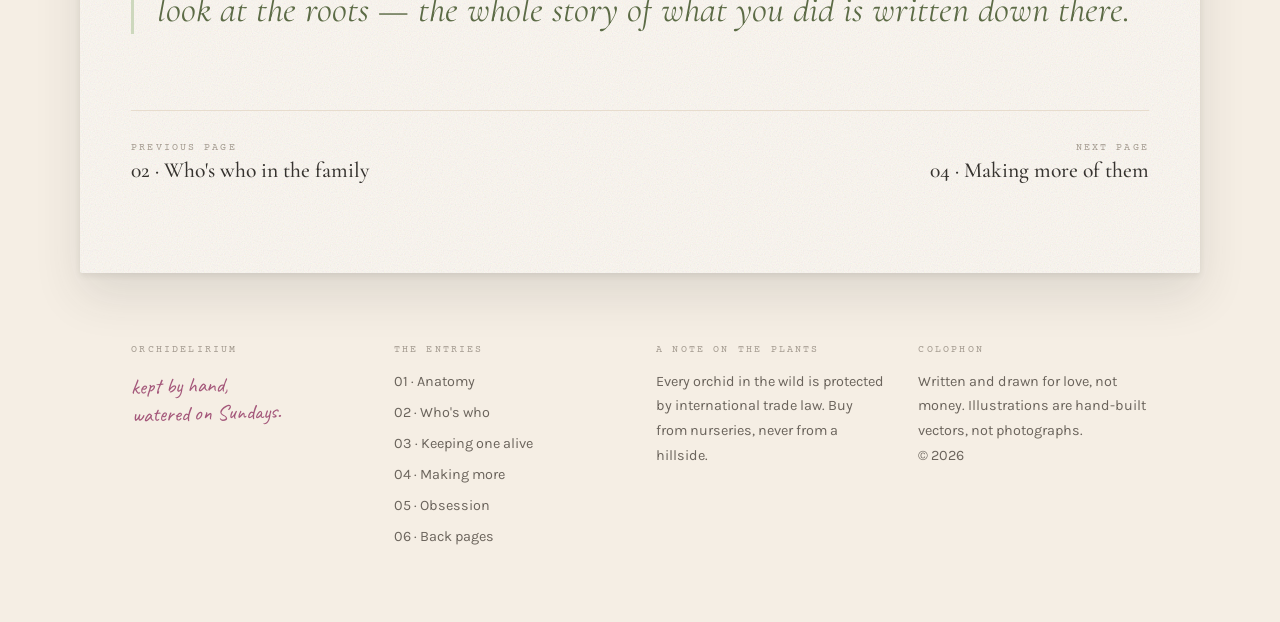
<file: care.html>
<!DOCTYPE html>
<html lang="en">
<head>
<meta charset="utf-8">
<meta name="viewport" content="width=device-width, initial-scale=1">
<title>03 · How to keep one alive — Orchidelirium</title>
<meta name="description" content="Practical orchid care: light, water, humidity, feeding, potting mix, getting a moth orchid to bloom again, and a troubleshooting table for when it sulks.">
<link rel="preconnect" href="https://fonts.googleapis.com">
<link rel="preconnect" href="https://fonts.gstatic.com" crossorigin>
<link href="https://fonts.googleapis.com/css2?family=Caveat:wght@400;600&family=Cormorant+Garamond:ital,wght@0,400;0,500;1,400;1,500&family=Courier+Prime:wght@400;700&family=Karla:wght@400;500;700&display=swap" rel="stylesheet">
<link rel="stylesheet" href="assets/css/style.css">
<link rel="icon" href="data:image/svg+xml,<svg xmlns='http://www.w3.org/2000/svg' viewBox='0 0 100 100'><text y='.9em' font-size='90'>&#127800;</text></svg>">
</head>
<body>

<a class="skip" href="#main">Skip to the page</a>

<header class="binder">
  <div class="binder__inner">
    <div class="binder__bar">
      <a class="brand" href="index.html"><b>Orchidelirium</b><span>a diary of orchids</span></a>
      <button class="menu-btn" type="button" aria-expanded="false" aria-controls="tabs">Contents</button>
      <ul class="tabs" id="tabs">
        <li><a href="index.html">Cover</a></li>
        <li><a href="anatomy.html">01 · Anatomy</a></li>
        <li><a href="species.html">02 · Who's who</a></li>
        <li><a href="care.html" aria-current="page">03 · Keeping</a></li>
        <li><a href="propagation.html">04 · Making more</a></li>
        <li><a href="history.html">05 · Obsession</a></li>
        <li><a href="glossary.html">06 · Back pages</a></li>
      </ul>
    </div>
  </div>
  <div class="rings" aria-hidden="true">
    <span class="ring"></span><span class="ring"></span><span class="ring"></span>
    <span class="ring"></span><span class="ring"></span><span class="ring"></span>
  </div>
</header>

<main class="sheet" id="main">
  <div class="margin-note" aria-hidden="true"><span>WATER</span><span>ON</span><span>SUNDAYS</span></div>
  <div class="margin-note margin-note--right" aria-hidden="true"><span>ENTRY</span><span>THREE</span></div>

  <header class="entry-head">
    <div class="entry-meta">
      <span class="entry-no">Entry 03</span>
      <span class="entry-date">the practical page</span>
    </div>
    <h1>How to keep<br>one alive</h1>
    <p class="lede">Almost every orchid that dies indoors dies of kindness. Too much water, too much soil, too much attention. The trick is to remember what the plant actually is: a thing that lives on the side of a tree, in bright shade, in moving air, getting soaked and then dried.</p>
  </header>

  <div class="stack">

    <!-- ---------- light ---------- -->
    <section class="spread reveal">
      <div class="prose">
        <h2>Light &mdash; read the leaves</h2>
        <p>You don't need a light meter. The plant is one.</p>
        <ul>
          <li><strong>Mid grass-green, slightly glossy.</strong> Correct. Leave everything alone.</li>
          <li><strong>Deep, dark, luxurious green.</strong> Too little light. It looks wonderful and it will not flower.</li>
          <li><strong>Yellowish, or flushed red at the edges.</strong> Too much. A little red tinge on a Cattleya is fine; on a Phalaenopsis it means move it back.</li>
          <li><strong>Dry white or brown patch.</strong> Sunburn. It happened in an afternoon and it will not heal.</li>
        </ul>
        <p>For most windowsill orchids, an east-facing window is the safe default: bright first thing, nothing harsh later. A south window works behind a net curtain. North-facing suits slippers and jewel orchids and disappoints everything else.</p>
        <p>The old test still works: hold your hand a foot above the leaves at midday. A soft-edged shadow is about right. A sharp black shadow is too much; no shadow at all is too little.</p>
      </div>
      <div class="aside-stack">
        <figure class="photo photo--tilt-r" style="max-width:280px">
          <span class="tape tape--tl" aria-hidden="true"></span>
          <div class="photo__img photo__img--cutout"><img src="assets/img/phal-green.jpg" alt="A green-flowered moth orchid, its petals a soft laurel green with a pale pink and yellow lip." width="1200" height="1200" loading="lazy"></div>
          <figcaption>east window. filtered. content.</figcaption>
        </figure>
        <div class="note note--green">
          <span class="label">If your windows are dim</span>
          <p>A cheap LED grow light on a timer for 12 hours a day, sat 25&ndash;30&nbsp;cm above the leaves, will grow a very happy Phalaenopsis through a northern winter. This is the single best money-to-result ratio in the hobby.</p>
        </div>
      </div>
    </section>

    <div class="torn" aria-hidden="true"></div>

    <!-- ---------- water ---------- -->
    <section class="reveal">
      <div class="section-head">
        <h2>Water &mdash; the part everyone gets wrong</h2>
        <span class="label">soak, then forget</span>
      </div>

      <div class="spread">
        <div class="prose">
          <p>Orchid roots are wrapped in <strong>velamen</strong>, a spongy sheath built to grab a rainstorm in seconds and then dry out in the wind. It is not built to sit wet. A root that stays saturated suffocates and rots, and a rotted root cannot be brought back.</p>

          <h3>The method</h3>
          <ol>
            <li>Take the plant to the sink, out of its decorative outer pot.</li>
            <li>Run tepid water through the bark for 20&ndash;30 seconds, until it pours freely from the bottom.</li>
            <li>Let it drain properly &mdash; a minute or two, tipped slightly.</li>
            <li>Tip any water out of the crown, the little cup where the leaves meet. Water sitting there overnight causes crown rot, which is fatal and fast.</li>
            <li>Put it back. Do not water again until it needs it.</li>
          </ol>

          <h3>Knowing when it needs it</h3>
          <p>Three tests, in order of reliability:</p>
          <ul>
            <li><strong>Weight.</strong> Lift the pot. A watered orchid is noticeably heavy; a thirsty one feels like nothing. This is the best test there is.</li>
            <li><strong>Root colour.</strong> In a clear pot, wet roots are bright green, thirsty roots are silvery-white. Wait for silver.</li>
            <li><strong>A skewer.</strong> Push a wooden skewer deep into the bark, leave five minutes, pull it out. Damp and dark means wait.</li>
          </ul>
          <p>In a normal centrally heated home this lands somewhere around <mark>once a week</mark> in summer and every ten to fourteen days in winter. Treat that as a starting guess, not a rule &mdash; and always water in the morning, so the leaves are dry by nightfall.</p>
        </div>

        <div class="aside-stack">
          <div class="note">
            <span class="label">Enough about this</span>
            <h3>The ice cube thing</h3>
            <p>Three ice cubes a week is sold as foolproof. It isn't.</p>
            <p>An orchid on a tree in the Philippines has never once encountered ice. Cold water against warm roots causes real damage over time, and three cubes melt down to roughly 45&nbsp;ml &mdash; enough to wet the top of the bark and nothing else, so the roots at the bottom of the pot slowly desiccate while the surface stays permanently damp.</p>
            <p class="hand" style="margin-top:1rem">it is a watering schedule for people who don't want a plant. get a candle.</p>
          </div>
          <div class="swatch">
            <div class="swatch__chip" style="background:#f7cfe1"></div>
            <div class="swatch__body">
              <p class="swatch__brand">Pantone&reg;</p>
              <p class="swatch__code">13-3207 TCX</p>
              <p class="swatch__name">Cherry Blossom</p>
              <p class="swatch__meta">HEX F7CFE1<br>THE COLOUR OF A HAPPY LIP</p>
            </div>
          </div>
        </div>
      </div>
    </section>

    <!-- ---------- air, humidity, food ---------- -->
    <section class="reveal">
      <div class="section-head">
        <h2>Air, humidity, food</h2>
        <span class="label">the three quiet ones</span>
      </div>

      <div class="grid">
        <article class="card">
          <span class="card__kicker">Humidity</span>
          <h3>40 to 70 per cent</h3>
          <p>Most homes run drier than that, especially with heating on. Group plants together so they share their own moisture, or stand pots on a tray of pebbles with water below the pot base &mdash; never touching it. Bathrooms and kitchens are genuinely good rooms if they have light.</p>
        </article>
        <article class="card">
          <span class="card__kicker">Airflow</span>
          <h3>A stirring, not a draught</h3>
          <p>Still humid air is how fungal spots and rots get started. A small fan on low across the room, or an occasional open window, does more for orchid health than almost anything else. Cold blasts straight onto the leaves, though, will drop buds overnight.</p>
        </article>
        <article class="card">
          <span class="card__kicker">Misting</span>
          <h3>Mostly theatre</h3>
          <p>A spray bottle raises humidity for about four minutes and leaves water sitting in crowns and leaf joints, which is exactly where you don't want it. Skip it. If you want humidity, buy a tray or a humidifier.</p>
        </article>
        <article class="card">
          <span class="card__kicker">Feeding</span>
          <h3>Weakly, weekly</h3>
          <p>Bark holds almost no nutrients, so orchids do need feeding &mdash; just very dilute. A balanced orchid feed at a quarter of the label strength, every second or third watering during active growth. Once a month, flush with plain water only, to wash out accumulated salts.</p>
        </article>
      </div>
    </section>

    <div class="torn" aria-hidden="true"></div>

    <!-- ---------- potting ---------- -->
    <section class="spread spread--flip reveal">
      <div class="aside-stack">
        <div class="note note--paper">
          <span class="label">A basic epiphyte mix</span>
          <ul class="checklist" style="margin-top:1rem">
            <li>4 parts medium-grade bark</li>
            <li>1 part perlite, for air</li>
            <li>1 part horticultural charcoal, to keep it sweet</li>
            <li>Optional handful of sphagnum if your home is very dry</li>
          </ul>
          <p style="margin-top:1rem">Slippers and jewel orchids want finer bark with more moss. Vandas want no pot at all.</p>
        </div>
        <p class="hand">never, ever ordinary compost.<br>i know it looks wrong. it isn't.</p>
      </div>

      <div class="prose">
        <h2>Potting, and when to repot</h2>
        <p>Bark is not soil &mdash; it is scaffolding. Its job is to hold the plant upright while letting air reach the roots, and it breaks down. After about two years it has composted into something dense and water-retentive, and that is what kills the plant, not neglect.</p>
        <p><strong>Repot every one to two years</strong>, or sooner if the mix has gone soft and dark, if it smells sour, or if the plant has climbed out of its pot entirely.</p>

        <h3>How</h3>
        <ol>
          <li>Do it just after flowering finishes, when new roots are starting.</li>
          <li>Ease the plant out, wash the old bark off the roots, and cut away anything brown, hollow or slimy with a sterile blade.</li>
          <li>Choose a pot barely bigger than the root ball. Orchids flower better slightly cramped, and a large pot stays wet in the middle.</li>
          <li>Work fresh bark in around the roots and tap the pot to settle it. Don't press it down hard.</li>
          <li>Wait a week before watering, so cut surfaces can seal.</li>
        </ol>

        <p><strong>Sterilise the blade.</strong> A new razor blade each time, or a flame. Several orchid viruses spread on dirty secateurs and there is no cure &mdash; an infected plant is a plant you eventually bin.</p>

        <h3>Aerial roots</h3>
        <p>The silver-white roots waving in the air are not lost or unhappy. That is normal epiphyte behaviour and they are absorbing moisture from the air. Do not cut them off and do not force them into the pot.</p>
      </div>
    </section>

    <!-- ---------- reblooming ---------- -->
    <section class="spread reveal">
      <div class="prose">
        <h2>Making it flower again</h2>
        <p>The commonest complaint about moth orchids is that they flower once, magnificently, and then just sit there being a green thing for two years. Two levers fix it.</p>

        <h3>1. A cold snap</h3>
        <p>Phalaenopsis set a new flower spike in response to <strong>cooler nights</strong>. From early autumn, give it four to six weeks where the night temperature falls to about 15&ndash;18&nbsp;&deg;C &mdash; five or six degrees below its daytime. A windowsill behind a closed curtain will often do it by itself. A porch or an unheated spare room does it reliably.</p>

        <h3>2. Cutting the old spike correctly</h3>
        <p>Once the last flower has dropped, look at the green stalk:</p>
        <ul>
          <li><strong>Still green and healthy?</strong> Cut it about 2&nbsp;cm above a node (one of the little triangular bumps), roughly the second or third node up from the base. It will often branch from that node and flower again within a couple of months &mdash; smaller flowers, sooner.</li>
          <li><strong>Want the best display?</strong> Cut the whole spike off at the base instead. The plant puts its energy into leaves and roots, then throws a full new spike next season &mdash; later, but far better.</li>
          <li><strong>Gone yellow, brown or hollow?</strong> It is finished. Remove it at the base.</li>
        </ul>
        <p>Sympodial orchids &mdash; Cattleya, Dendrobium, Oncidium, Cymbidium &mdash; work differently: they flower from newly matured growth, so the lever there is finishing each season's growth well, and then giving many of them a cool, dry rest before they will bud.</p>
      </div>

      <div class="aside-stack">
        <div class="note">
          <span class="label">Do</span>
          <ul class="checklist">
            <li>Water in the morning, at the sink, until it runs through</li>
            <li>Let it dry out before watering again</li>
            <li>Empty the crown after every water</li>
            <li>Keep it in a clear plastic pot inside the pretty one</li>
            <li>Feed dilute, and flush monthly</li>
            <li>Repot into fresh bark every year or two</li>
          </ul>
        </div>
        <div class="note note--green">
          <span class="label">Don't</span>
          <ul class="checklist checklist--dont">
            <li>Stand it in a saucer of water</li>
            <li>Pot it in ordinary compost</li>
            <li>Use ice cubes</li>
            <li>Cut the aerial roots off</li>
            <li>Repot the moment you get it home, if it's in flower</li>
            <li>Move it about &mdash; buds drop when conditions change</li>
          </ul>
        </div>
      </div>
    </section>

    <!-- ---------- troubleshooting ---------- -->
    <section class="reveal">
      <div class="section-head">
        <h2>When it sulks</h2>
        <span class="label">symptom &rarr; cause &rarr; fix</span>
      </div>
      <div class="table-wrap">
        <table>
          <caption>The usual suspects, in the order you will meet them</caption>
          <thead>
            <tr><th scope="col">What you see</th><th scope="col">Usually means</th><th scope="col">What to do</th></tr>
          </thead>
          <tbody>
            <tr>
              <td>Limp, leathery leaves</td>
              <td>Root loss from overwatering &mdash; the plant is thirsty because it can no longer drink</td>
              <td>Unpot. Cut every dead root away, repot into fresh bark, water sparingly while it rebuilds</td>
            </tr>
            <tr>
              <td>Buds yellow and drop before opening</td>
              <td>Bud blast: a sudden change &mdash; draught, move, heat, dry air, ripening fruit nearby</td>
              <td>Put it somewhere stable and leave it there. Keep fruit bowls away; ethylene gas aborts buds</td>
            </tr>
            <tr>
              <td>Soft black patch at the centre of the leaves</td>
              <td>Crown rot from water left sitting in the crown</td>
              <td>Act today. Cut out all rotted tissue with a sterile blade, dust with cinnamon, keep dry and airy</td>
            </tr>
            <tr>
              <td>Sticky leaves, white fluff in leaf joints</td>
              <td>Mealybugs</td>
              <td>Dab each one with a cotton bud dipped in surgical spirit, then repeat weekly for a month</td>
            </tr>
            <tr>
              <td>Small brown limpets on stems and leaf backs</td>
              <td>Scale insects</td>
              <td>Scrape off, wash with dilute soapy water, isolate the plant. They spread quietly and fast</td>
            </tr>
            <tr>
              <td>Lowest leaf yellows and drops</td>
              <td>Usually nothing &mdash; old leaves are shed as new ones form</td>
              <td>Ignore it. Worry only if two or more go at once, or upper leaves are affected</td>
            </tr>
            <tr>
              <td>Healthy plant, no flowers for over a year</td>
              <td>Not enough light, or no seasonal temperature drop</td>
              <td>Move it brighter, then give it cool autumn nights for a month</td>
            </tr>
            <tr>
              <td>Wrinkled pseudobulbs</td>
              <td>Genuine underwatering, or dead roots</td>
              <td>Check the roots first. If they are sound, water more often</td>
            </tr>
            <tr>
              <td>Streaked or mosaic-patterned leaves, sunken marks</td>
              <td>Possible orchid virus</td>
              <td>Isolate it immediately, sterilise anything that touched it. There is no treatment</td>
            </tr>
          </tbody>
        </table>
      </div>
    </section>

    <section class="reveal">
      <p class="pull">A dead orchid taught me more than five living ones. Take the pot apart and look at the roots &mdash; the whole story of what you did is written down there.</p>
    </section>

  </div>

  <nav class="page-turn" aria-label="Diary pages">
    <a href="species.html"><span>Previous page</span><b>02 &middot; Who's who in the family</b></a>
    <a href="propagation.html"><span>Next page</span><b>04 &middot; Making more of them</b></a>
  </nav>
</main>

<footer class="colophon">
  <div>
    <h4>Orchidelirium</h4>
    <p class="hand">kept by hand,<br>watered on Sundays.</p>
  </div>
  <div>
    <h4>The entries</h4>
    <ul>
      <li><a href="anatomy.html">01 &middot; Anatomy</a></li>
      <li><a href="species.html">02 &middot; Who's who</a></li>
      <li><a href="care.html">03 &middot; Keeping one alive</a></li>
      <li><a href="propagation.html">04 &middot; Making more</a></li>
      <li><a href="history.html">05 &middot; Obsession</a></li>
      <li><a href="glossary.html">06 &middot; Back pages</a></li>
    </ul>
  </div>
  <div>
    <h4>A note on the plants</h4>
    <p>Every orchid in the wild is protected by international trade law. Buy from nurseries, never from a hillside.</p>
  </div>
  <div>
    <h4>Colophon</h4>
    <p>Written and drawn for love, not money. Illustrations are hand-built vectors, not photographs.<br>&copy; <span id="year">2026</span></p>
  </div>
</footer>

<script src="assets/js/main.js" defer></script>
</body>
</html>
</file>
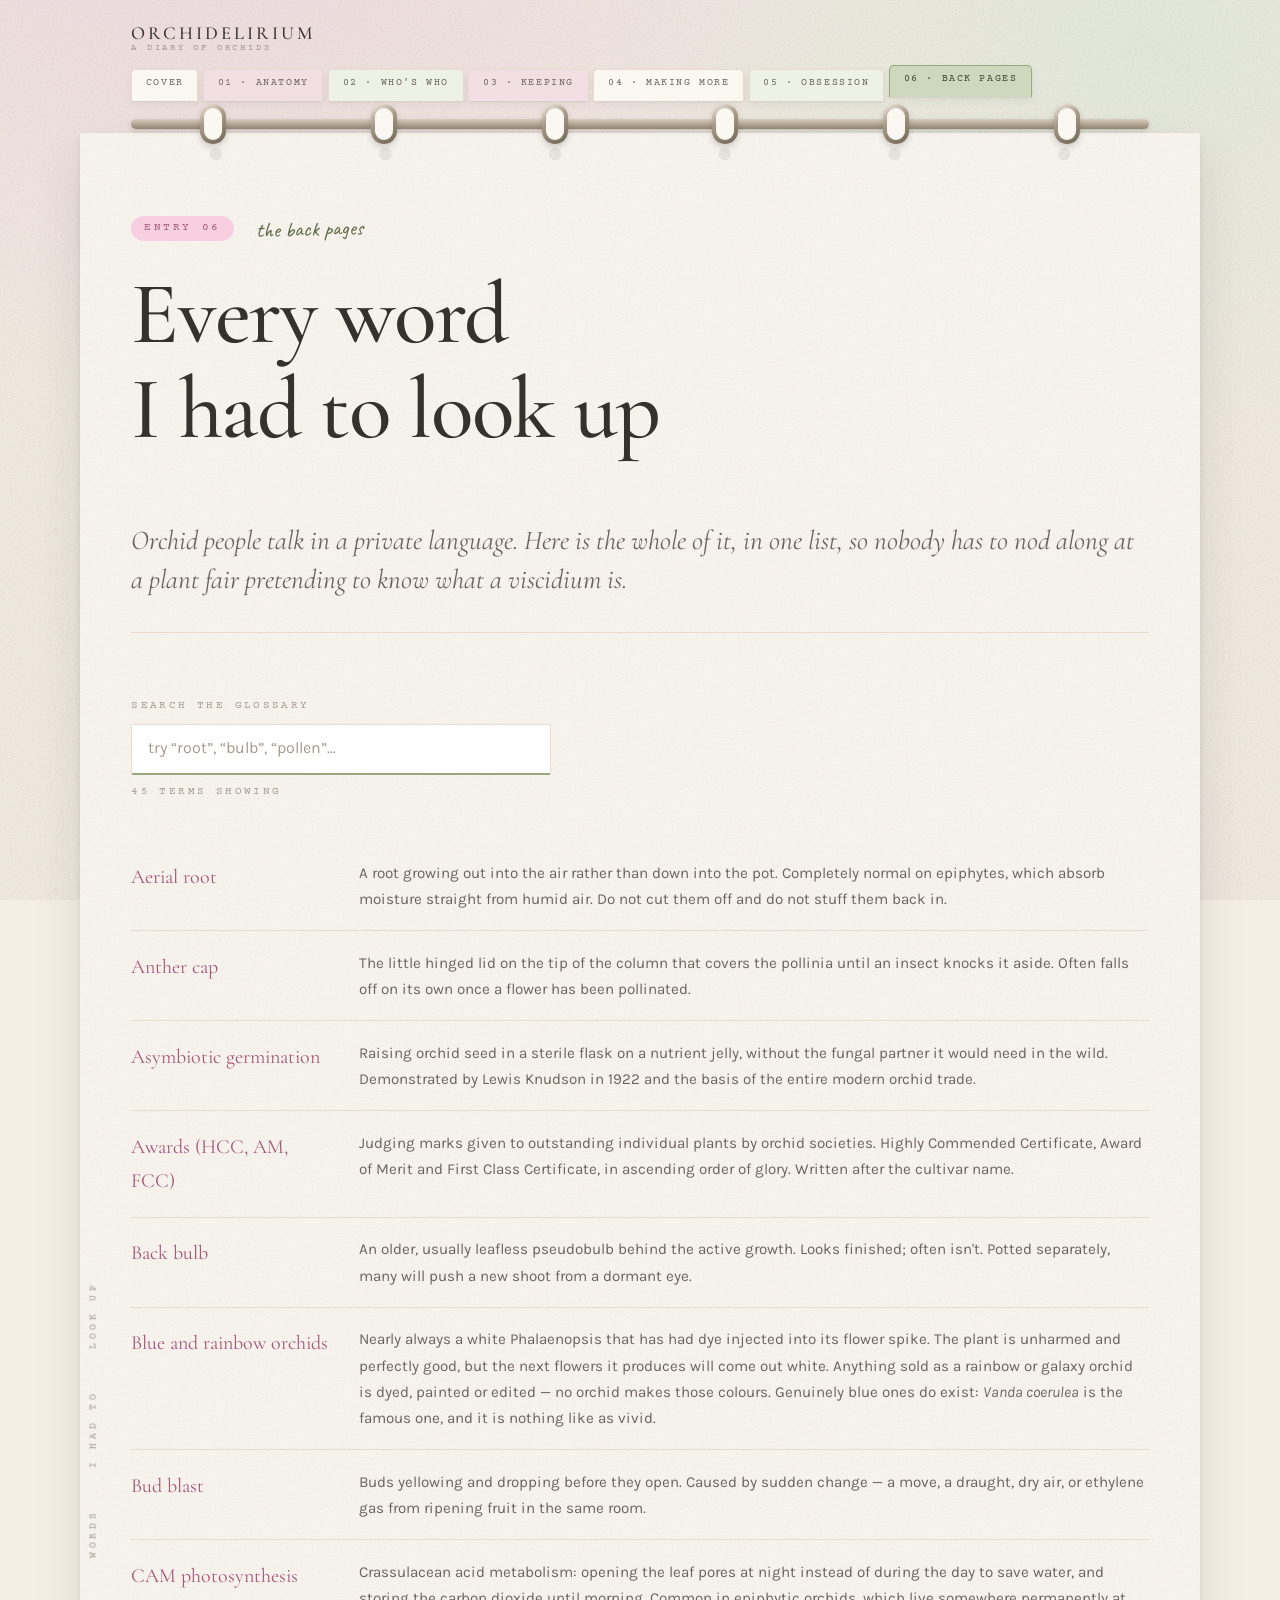
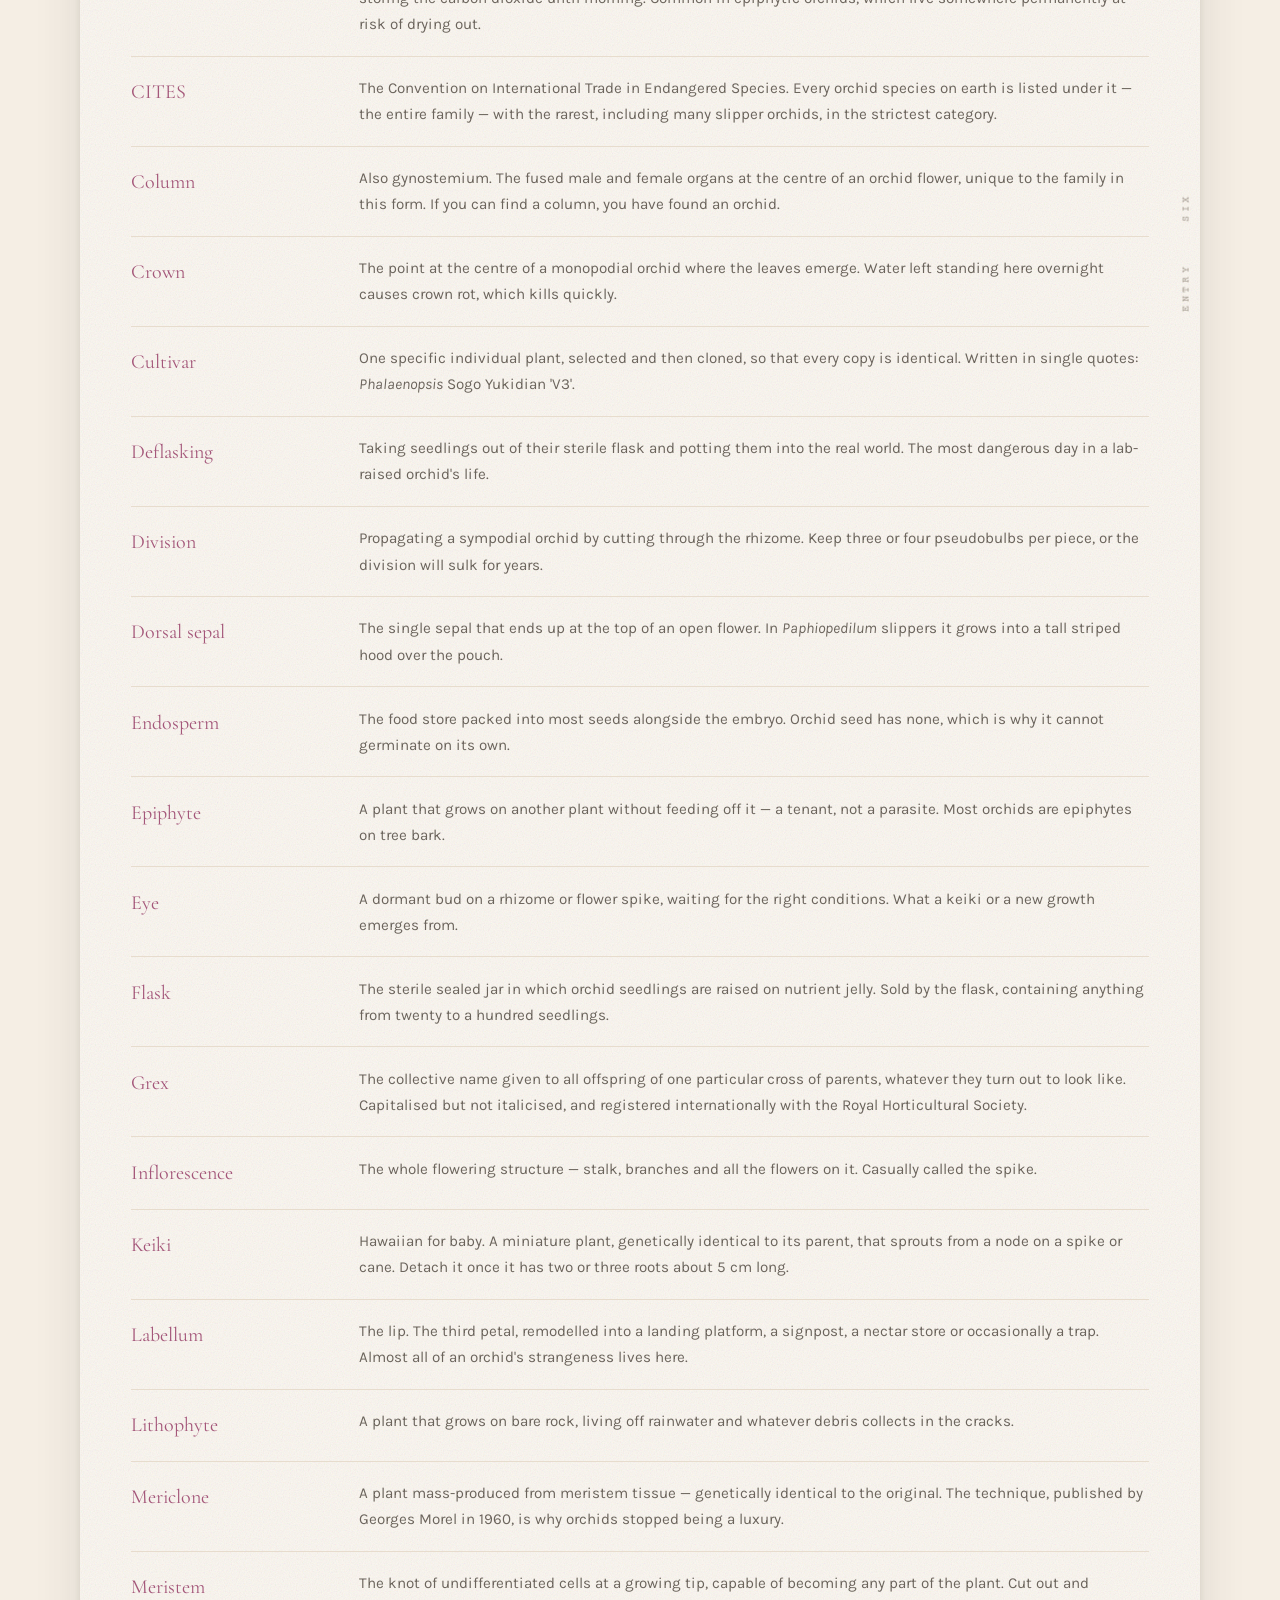
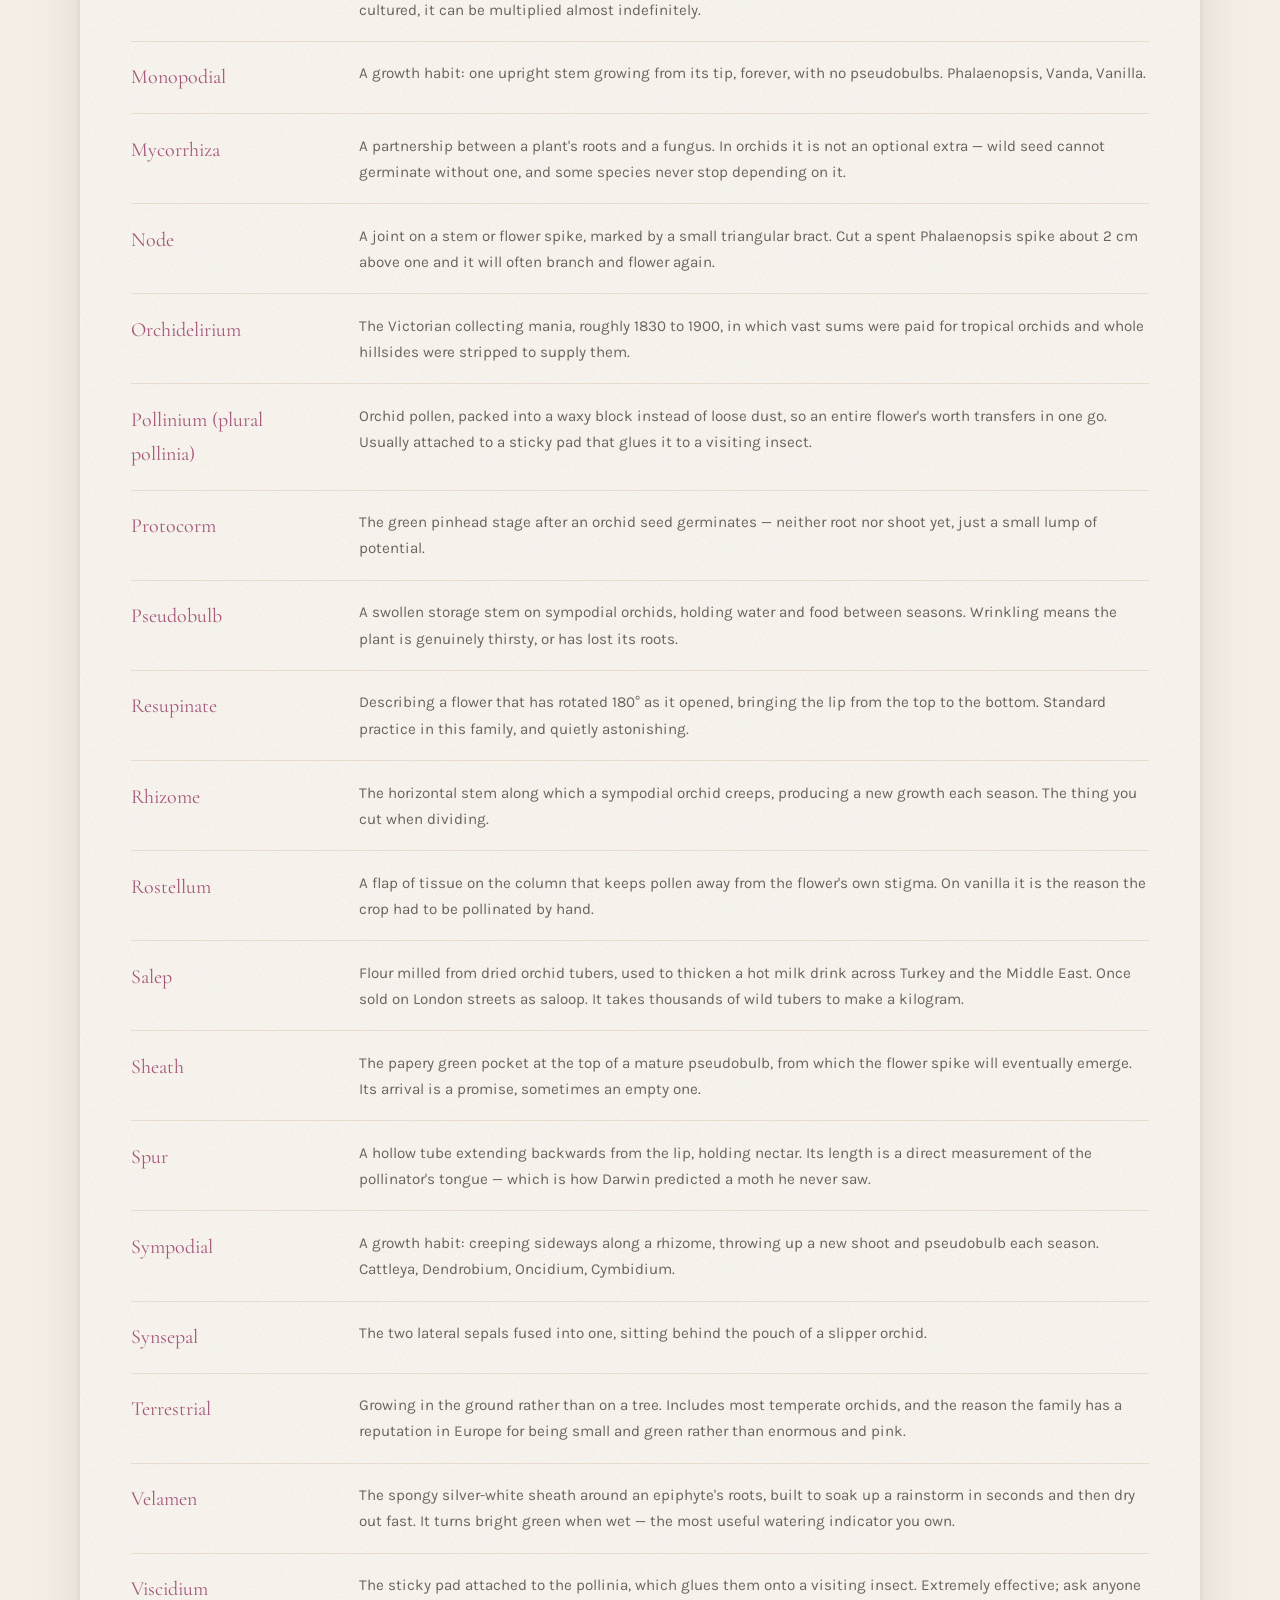
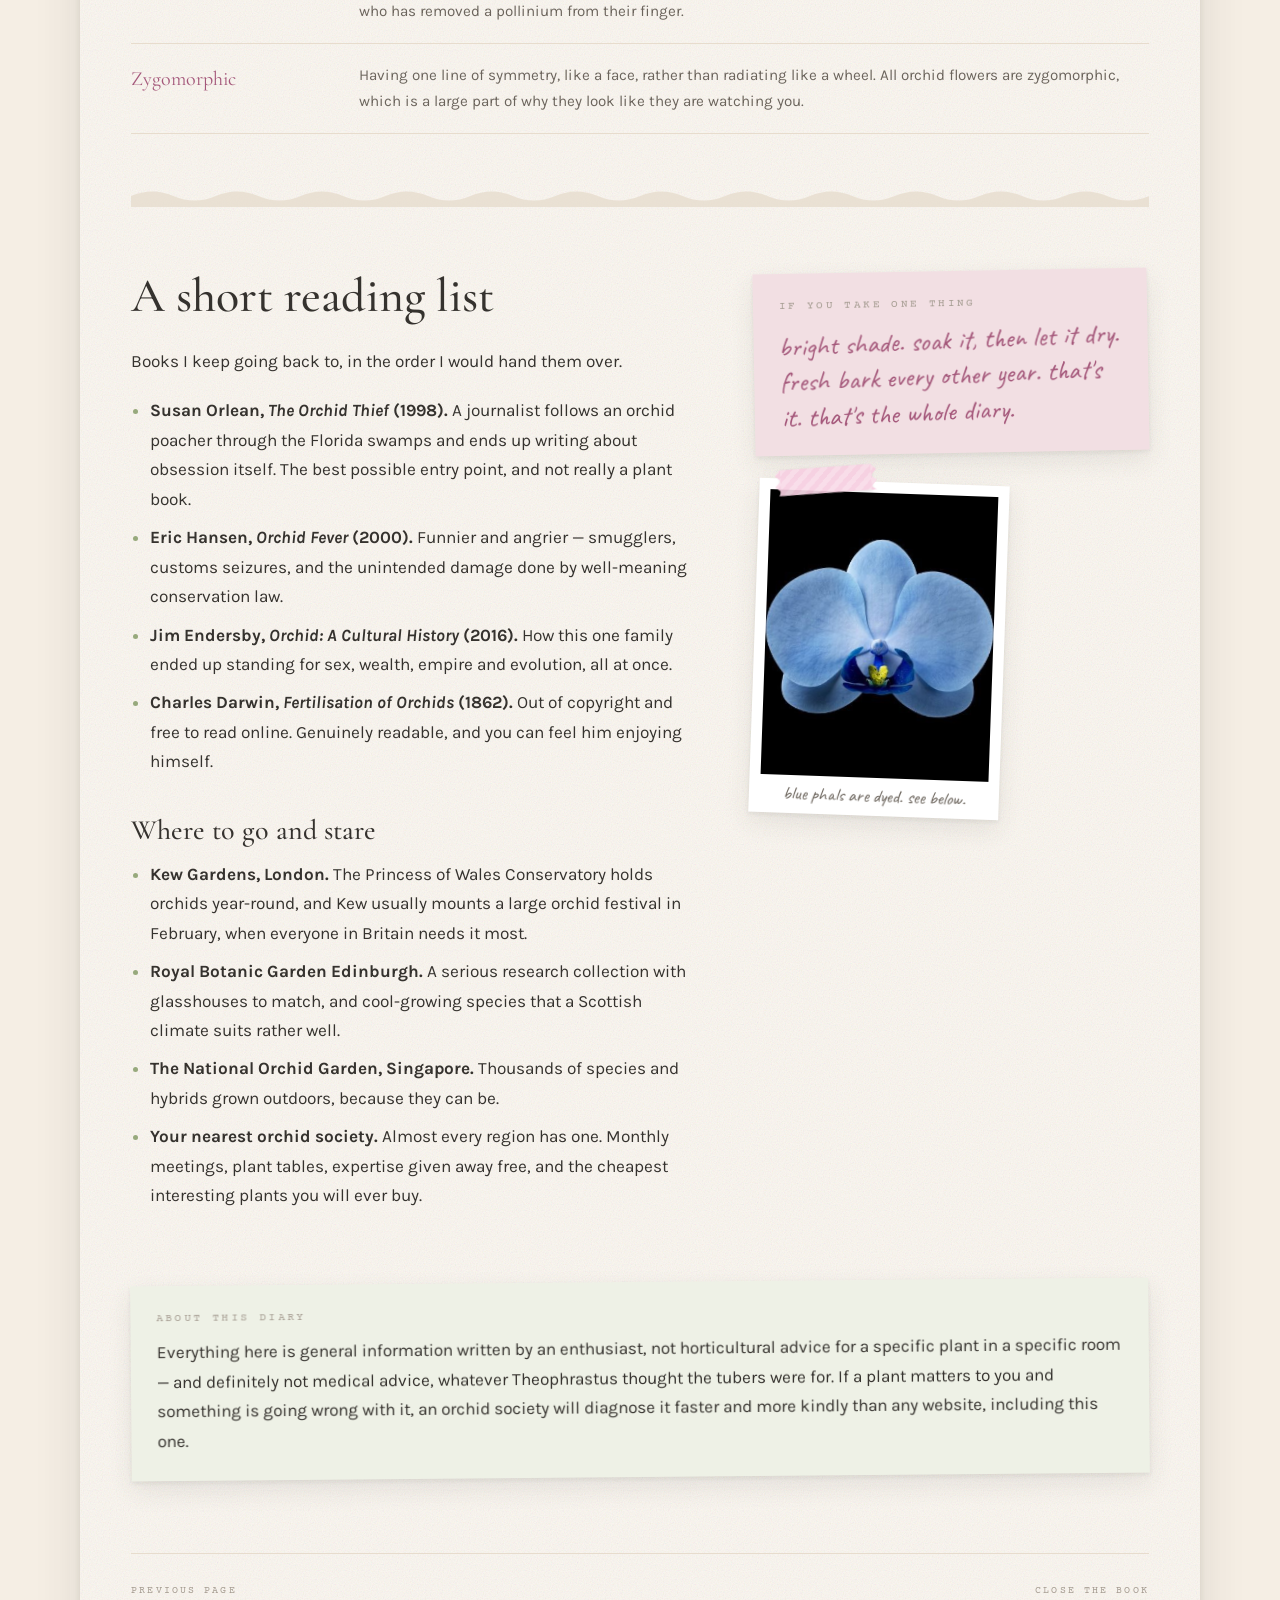
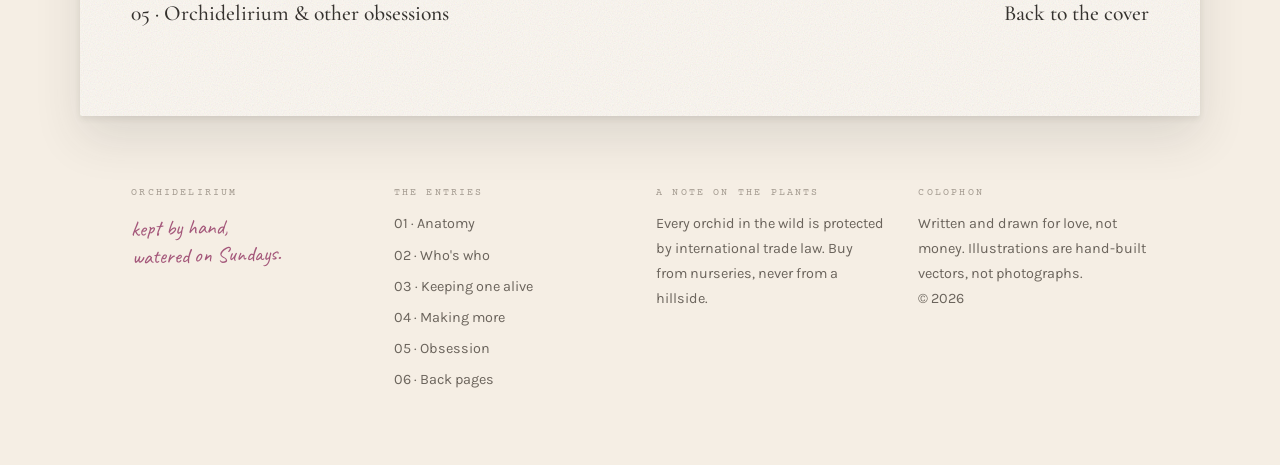
<file: glossary.html>
<!DOCTYPE html>
<html lang="en">
<head>
<meta charset="utf-8">
<meta name="viewport" content="width=device-width, initial-scale=1">
<title>06 · The back pages — Orchidelirium</title>
<meta name="description" content="A searchable orchid glossary, a short reading list, and places worth travelling to in order to stand in a warm room and stare at orchids.">
<link rel="preconnect" href="https://fonts.googleapis.com">
<link rel="preconnect" href="https://fonts.gstatic.com" crossorigin>
<link href="https://fonts.googleapis.com/css2?family=Caveat:wght@400;600&family=Cormorant+Garamond:ital,wght@0,400;0,500;1,400;1,500&family=Courier+Prime:wght@400;700&family=Karla:wght@400;500;700&display=swap" rel="stylesheet">
<link rel="stylesheet" href="assets/css/style.css">
<link rel="icon" href="data:image/svg+xml,<svg xmlns='http://www.w3.org/2000/svg' viewBox='0 0 100 100'><text y='.9em' font-size='90'>&#127800;</text></svg>">
</head>
<body>

<a class="skip" href="#main">Skip to the page</a>

<header class="binder">
  <div class="binder__inner">
    <div class="binder__bar">
      <a class="brand" href="index.html"><b>Orchidelirium</b><span>a diary of orchids</span></a>
      <button class="menu-btn" type="button" aria-expanded="false" aria-controls="tabs">Contents</button>
      <ul class="tabs" id="tabs">
        <li><a href="index.html">Cover</a></li>
        <li><a href="anatomy.html">01 · Anatomy</a></li>
        <li><a href="species.html">02 · Who's who</a></li>
        <li><a href="care.html">03 · Keeping</a></li>
        <li><a href="propagation.html">04 · Making more</a></li>
        <li><a href="history.html">05 · Obsession</a></li>
        <li><a href="glossary.html" aria-current="page">06 · Back pages</a></li>
      </ul>
    </div>
  </div>
  <div class="rings" aria-hidden="true">
    <span class="ring"></span><span class="ring"></span><span class="ring"></span>
    <span class="ring"></span><span class="ring"></span><span class="ring"></span>
  </div>
</header>

<main class="sheet" id="main">
  <div class="margin-note" aria-hidden="true"><span>WORDS</span><span>I HAD TO</span><span>LOOK UP</span></div>
  <div class="margin-note margin-note--right" aria-hidden="true"><span>ENTRY</span><span>SIX</span></div>

  <header class="entry-head">
    <div class="entry-meta">
      <span class="entry-no">Entry 06</span>
      <span class="entry-date">the back pages</span>
    </div>
    <h1>Every word<br>I had to look up</h1>
    <p class="lede">Orchid people talk in a private language. Here is the whole of it, in one list, so nobody has to nod along at a plant fair pretending to know what a viscidium is.</p>
  </header>

  <div class="stack">

    <section>
      <div class="search">
        <label class="label" for="term-search">Search the glossary</label>
        <input type="search" id="term-search" placeholder="try &ldquo;root&rdquo;, &ldquo;bulb&rdquo;, &ldquo;pollen&rdquo;&hellip;" autocomplete="off">
        <p class="label" style="margin:0"><span id="term-count">&nbsp;</span> showing</p>
      </div>

      <dl class="terms" id="terms">

        <div>
          <dt>Aerial root</dt>
          <dd>A root growing out into the air rather than down into the pot. Completely normal on epiphytes, which absorb moisture straight from humid air. Do not cut them off and do not stuff them back in.</dd>
        </div>

        <div>
          <dt>Anther cap</dt>
          <dd>The little hinged lid on the tip of the column that covers the pollinia until an insect knocks it aside. Often falls off on its own once a flower has been pollinated.</dd>
        </div>

        <div>
          <dt>Asymbiotic germination</dt>
          <dd>Raising orchid seed in a sterile flask on a nutrient jelly, without the fungal partner it would need in the wild. Demonstrated by Lewis Knudson in 1922 and the basis of the entire modern orchid trade.</dd>
        </div>

        <div>
          <dt>Awards (HCC, AM, FCC)</dt>
          <dd>Judging marks given to outstanding individual plants by orchid societies. Highly Commended Certificate, Award of Merit and First Class Certificate, in ascending order of glory. Written after the cultivar name.</dd>
        </div>

        <div>
          <dt>Back bulb</dt>
          <dd>An older, usually leafless pseudobulb behind the active growth. Looks finished; often isn't. Potted separately, many will push a new shoot from a dormant eye.</dd>
        </div>

        <div>
          <dt>Blue and rainbow orchids</dt>
          <dd>Nearly always a white Phalaenopsis that has had dye injected into its flower spike. The plant is unharmed and perfectly good, but the next flowers it produces will come out white. Anything sold as a rainbow or galaxy orchid is dyed, painted or edited &mdash; no orchid makes those colours. Genuinely blue ones do exist: <span class="latin">Vanda coerulea</span> is the famous one, and it is nothing like as vivid.</dd>
        </div>

        <div>
          <dt>Bud blast</dt>
          <dd>Buds yellowing and dropping before they open. Caused by sudden change &mdash; a move, a draught, dry air, or ethylene gas from ripening fruit in the same room.</dd>
        </div>

        <div>
          <dt>CAM photosynthesis</dt>
          <dd>Crassulacean acid metabolism: opening the leaf pores at night instead of during the day to save water, and storing the carbon dioxide until morning. Common in epiphytic orchids, which live somewhere permanently at risk of drying out.</dd>
        </div>

        <div>
          <dt>CITES</dt>
          <dd>The Convention on International Trade in Endangered Species. Every orchid species on earth is listed under it &mdash; the entire family &mdash; with the rarest, including many slipper orchids, in the strictest category.</dd>
        </div>

        <div>
          <dt>Column</dt>
          <dd>Also gynostemium. The fused male and female organs at the centre of an orchid flower, unique to the family in this form. If you can find a column, you have found an orchid.</dd>
        </div>

        <div>
          <dt>Crown</dt>
          <dd>The point at the centre of a monopodial orchid where the leaves emerge. Water left standing here overnight causes crown rot, which kills quickly.</dd>
        </div>

        <div>
          <dt>Cultivar</dt>
          <dd>One specific individual plant, selected and then cloned, so that every copy is identical. Written in single quotes: <span class="latin">Phalaenopsis</span> Sogo Yukidian 'V3'.</dd>
        </div>

        <div>
          <dt>Deflasking</dt>
          <dd>Taking seedlings out of their sterile flask and potting them into the real world. The most dangerous day in a lab-raised orchid's life.</dd>
        </div>

        <div>
          <dt>Division</dt>
          <dd>Propagating a sympodial orchid by cutting through the rhizome. Keep three or four pseudobulbs per piece, or the division will sulk for years.</dd>
        </div>

        <div>
          <dt>Dorsal sepal</dt>
          <dd>The single sepal that ends up at the top of an open flower. In <span class="latin">Paphiopedilum</span> slippers it grows into a tall striped hood over the pouch.</dd>
        </div>

        <div>
          <dt>Endosperm</dt>
          <dd>The food store packed into most seeds alongside the embryo. Orchid seed has none, which is why it cannot germinate on its own.</dd>
        </div>

        <div>
          <dt>Epiphyte</dt>
          <dd>A plant that grows on another plant without feeding off it &mdash; a tenant, not a parasite. Most orchids are epiphytes on tree bark.</dd>
        </div>

        <div>
          <dt>Eye</dt>
          <dd>A dormant bud on a rhizome or flower spike, waiting for the right conditions. What a keiki or a new growth emerges from.</dd>
        </div>

        <div>
          <dt>Flask</dt>
          <dd>The sterile sealed jar in which orchid seedlings are raised on nutrient jelly. Sold by the flask, containing anything from twenty to a hundred seedlings.</dd>
        </div>

        <div>
          <dt>Grex</dt>
          <dd>The collective name given to all offspring of one particular cross of parents, whatever they turn out to look like. Capitalised but not italicised, and registered internationally with the Royal Horticultural Society.</dd>
        </div>

        <div>
          <dt>Inflorescence</dt>
          <dd>The whole flowering structure &mdash; stalk, branches and all the flowers on it. Casually called the spike.</dd>
        </div>

        <div>
          <dt>Keiki</dt>
          <dd>Hawaiian for baby. A miniature plant, genetically identical to its parent, that sprouts from a node on a spike or cane. Detach it once it has two or three roots about 5&nbsp;cm long.</dd>
        </div>

        <div>
          <dt>Labellum</dt>
          <dd>The lip. The third petal, remodelled into a landing platform, a signpost, a nectar store or occasionally a trap. Almost all of an orchid's strangeness lives here.</dd>
        </div>

        <div>
          <dt>Lithophyte</dt>
          <dd>A plant that grows on bare rock, living off rainwater and whatever debris collects in the cracks.</dd>
        </div>

        <div>
          <dt>Mericlone</dt>
          <dd>A plant mass-produced from meristem tissue &mdash; genetically identical to the original. The technique, published by Georges Morel in 1960, is why orchids stopped being a luxury.</dd>
        </div>

        <div>
          <dt>Meristem</dt>
          <dd>The knot of undifferentiated cells at a growing tip, capable of becoming any part of the plant. Cut out and cultured, it can be multiplied almost indefinitely.</dd>
        </div>

        <div>
          <dt>Monopodial</dt>
          <dd>A growth habit: one upright stem growing from its tip, forever, with no pseudobulbs. Phalaenopsis, Vanda, Vanilla.</dd>
        </div>

        <div>
          <dt>Mycorrhiza</dt>
          <dd>A partnership between a plant's roots and a fungus. In orchids it is not an optional extra &mdash; wild seed cannot germinate without one, and some species never stop depending on it.</dd>
        </div>

        <div>
          <dt>Node</dt>
          <dd>A joint on a stem or flower spike, marked by a small triangular bract. Cut a spent Phalaenopsis spike about 2&nbsp;cm above one and it will often branch and flower again.</dd>
        </div>

        <div>
          <dt>Orchidelirium</dt>
          <dd>The Victorian collecting mania, roughly 1830 to 1900, in which vast sums were paid for tropical orchids and whole hillsides were stripped to supply them.</dd>
        </div>

        <div>
          <dt>Pollinium (plural pollinia)</dt>
          <dd>Orchid pollen, packed into a waxy block instead of loose dust, so an entire flower's worth transfers in one go. Usually attached to a sticky pad that glues it to a visiting insect.</dd>
        </div>

        <div>
          <dt>Protocorm</dt>
          <dd>The green pinhead stage after an orchid seed germinates &mdash; neither root nor shoot yet, just a small lump of potential.</dd>
        </div>

        <div>
          <dt>Pseudobulb</dt>
          <dd>A swollen storage stem on sympodial orchids, holding water and food between seasons. Wrinkling means the plant is genuinely thirsty, or has lost its roots.</dd>
        </div>

        <div>
          <dt>Resupinate</dt>
          <dd>Describing a flower that has rotated 180&deg; as it opened, bringing the lip from the top to the bottom. Standard practice in this family, and quietly astonishing.</dd>
        </div>

        <div>
          <dt>Rhizome</dt>
          <dd>The horizontal stem along which a sympodial orchid creeps, producing a new growth each season. The thing you cut when dividing.</dd>
        </div>

        <div>
          <dt>Rostellum</dt>
          <dd>A flap of tissue on the column that keeps pollen away from the flower's own stigma. On vanilla it is the reason the crop had to be pollinated by hand.</dd>
        </div>

        <div>
          <dt>Salep</dt>
          <dd>Flour milled from dried orchid tubers, used to thicken a hot milk drink across Turkey and the Middle East. Once sold on London streets as saloop. It takes thousands of wild tubers to make a kilogram.</dd>
        </div>

        <div>
          <dt>Sheath</dt>
          <dd>The papery green pocket at the top of a mature pseudobulb, from which the flower spike will eventually emerge. Its arrival is a promise, sometimes an empty one.</dd>
        </div>

        <div>
          <dt>Spur</dt>
          <dd>A hollow tube extending backwards from the lip, holding nectar. Its length is a direct measurement of the pollinator's tongue &mdash; which is how Darwin predicted a moth he never saw.</dd>
        </div>

        <div>
          <dt>Sympodial</dt>
          <dd>A growth habit: creeping sideways along a rhizome, throwing up a new shoot and pseudobulb each season. Cattleya, Dendrobium, Oncidium, Cymbidium.</dd>
        </div>

        <div>
          <dt>Synsepal</dt>
          <dd>The two lateral sepals fused into one, sitting behind the pouch of a slipper orchid.</dd>
        </div>

        <div>
          <dt>Terrestrial</dt>
          <dd>Growing in the ground rather than on a tree. Includes most temperate orchids, and the reason the family has a reputation in Europe for being small and green rather than enormous and pink.</dd>
        </div>

        <div>
          <dt>Velamen</dt>
          <dd>The spongy silver-white sheath around an epiphyte's roots, built to soak up a rainstorm in seconds and then dry out fast. It turns bright green when wet &mdash; the most useful watering indicator you own.</dd>
        </div>

        <div>
          <dt>Viscidium</dt>
          <dd>The sticky pad attached to the pollinia, which glues them onto a visiting insect. Extremely effective; ask anyone who has removed a pollinium from their finger.</dd>
        </div>

        <div>
          <dt>Zygomorphic</dt>
          <dd>Having one line of symmetry, like a face, rather than radiating like a wheel. All orchid flowers are zygomorphic, which is a large part of why they look like they are watching you.</dd>
        </div>

      </dl>

      <p class="no-results" id="no-results" hidden>Nothing under that word &mdash; try something shorter.</p>
    </section>

    <div class="torn" aria-hidden="true"></div>

    <!-- ---------- reading ---------- -->
    <section class="spread reveal">
      <div class="prose">
        <h2>A short reading list</h2>
        <p>Books I keep going back to, in the order I would hand them over.</p>
        <ul>
          <li><strong>Susan Orlean, <em>The Orchid Thief</em> (1998).</strong> A journalist follows an orchid poacher through the Florida swamps and ends up writing about obsession itself. The best possible entry point, and not really a plant book.</li>
          <li><strong>Eric Hansen, <em>Orchid Fever</em> (2000).</strong> Funnier and angrier &mdash; smugglers, customs seizures, and the unintended damage done by well-meaning conservation law.</li>
          <li><strong>Jim Endersby, <em>Orchid: A Cultural History</em> (2016).</strong> How this one family ended up standing for sex, wealth, empire and evolution, all at once.</li>
          <li><strong>Charles Darwin, <em>Fertilisation of Orchids</em> (1862).</strong> Out of copyright and free to read online. Genuinely readable, and you can feel him enjoying himself.</li>
        </ul>

        <h3>Where to go and stare</h3>
        <ul>
          <li><strong>Kew Gardens, London.</strong> The Princess of Wales Conservatory holds orchids year-round, and Kew usually mounts a large orchid festival in February, when everyone in Britain needs it most.</li>
          <li><strong>Royal Botanic Garden Edinburgh.</strong> A serious research collection with glasshouses to match, and cool-growing species that a Scottish climate suits rather well.</li>
          <li><strong>The National Orchid Garden, Singapore.</strong> Thousands of species and hybrids grown outdoors, because they can be.</li>
          <li><strong>Your nearest orchid society.</strong> Almost every region has one. Monthly meetings, plant tables, expertise given away free, and the cheapest interesting plants you will ever buy.</li>
        </ul>
      </div>

      <div class="aside-stack">
        <div class="note">
          <span class="label">If you take one thing</span>
          <p class="hand" style="font-size:1.7rem">bright shade. soak it, then let it dry. fresh bark every other year. that's it. that's the whole diary.</p>
        </div>
        <figure class="photo photo--tilt-r" style="max-width:250px">
          <span class="tape tape--tl" aria-hidden="true"></span>
          <div class="photo__img photo__img--fill"><img src="assets/img/phal-blue.jpg" alt="A blue moth orchid photographed against black — a white plant that has been dyed." width="500" height="500" loading="lazy"></div>
          <figcaption>blue phals are dyed. see below.</figcaption>
        </figure>
      </div>
    </section>

    <section class="reveal">
      <div class="note note--green" style="transform:rotate(-.5deg)">
        <span class="label">About this diary</span>
        <p>Everything here is general information written by an enthusiast, not horticultural advice for a specific plant in a specific room &mdash; and definitely not medical advice, whatever Theophrastus thought the tubers were for. If a plant matters to you and something is going wrong with it, an orchid society will diagnose it faster and more kindly than any website, including this one.</p>
      </div>
    </section>

  </div>

  <nav class="page-turn" aria-label="Diary pages">
    <a href="history.html"><span>Previous page</span><b>05 &middot; Orchidelirium &amp; other obsessions</b></a>
    <a href="index.html"><span>Close the book</span><b>Back to the cover</b></a>
  </nav>
</main>

<footer class="colophon">
  <div>
    <h4>Orchidelirium</h4>
    <p class="hand">kept by hand,<br>watered on Sundays.</p>
  </div>
  <div>
    <h4>The entries</h4>
    <ul>
      <li><a href="anatomy.html">01 &middot; Anatomy</a></li>
      <li><a href="species.html">02 &middot; Who's who</a></li>
      <li><a href="care.html">03 &middot; Keeping one alive</a></li>
      <li><a href="propagation.html">04 &middot; Making more</a></li>
      <li><a href="history.html">05 &middot; Obsession</a></li>
      <li><a href="glossary.html">06 &middot; Back pages</a></li>
    </ul>
  </div>
  <div>
    <h4>A note on the plants</h4>
    <p>Every orchid in the wild is protected by international trade law. Buy from nurseries, never from a hillside.</p>
  </div>
  <div>
    <h4>Colophon</h4>
    <p>Written and drawn for love, not money. Illustrations are hand-built vectors, not photographs.<br>&copy; <span id="year">2026</span></p>
  </div>
</footer>

<script src="assets/js/main.js" defer></script>
</body>
</html>
</file>
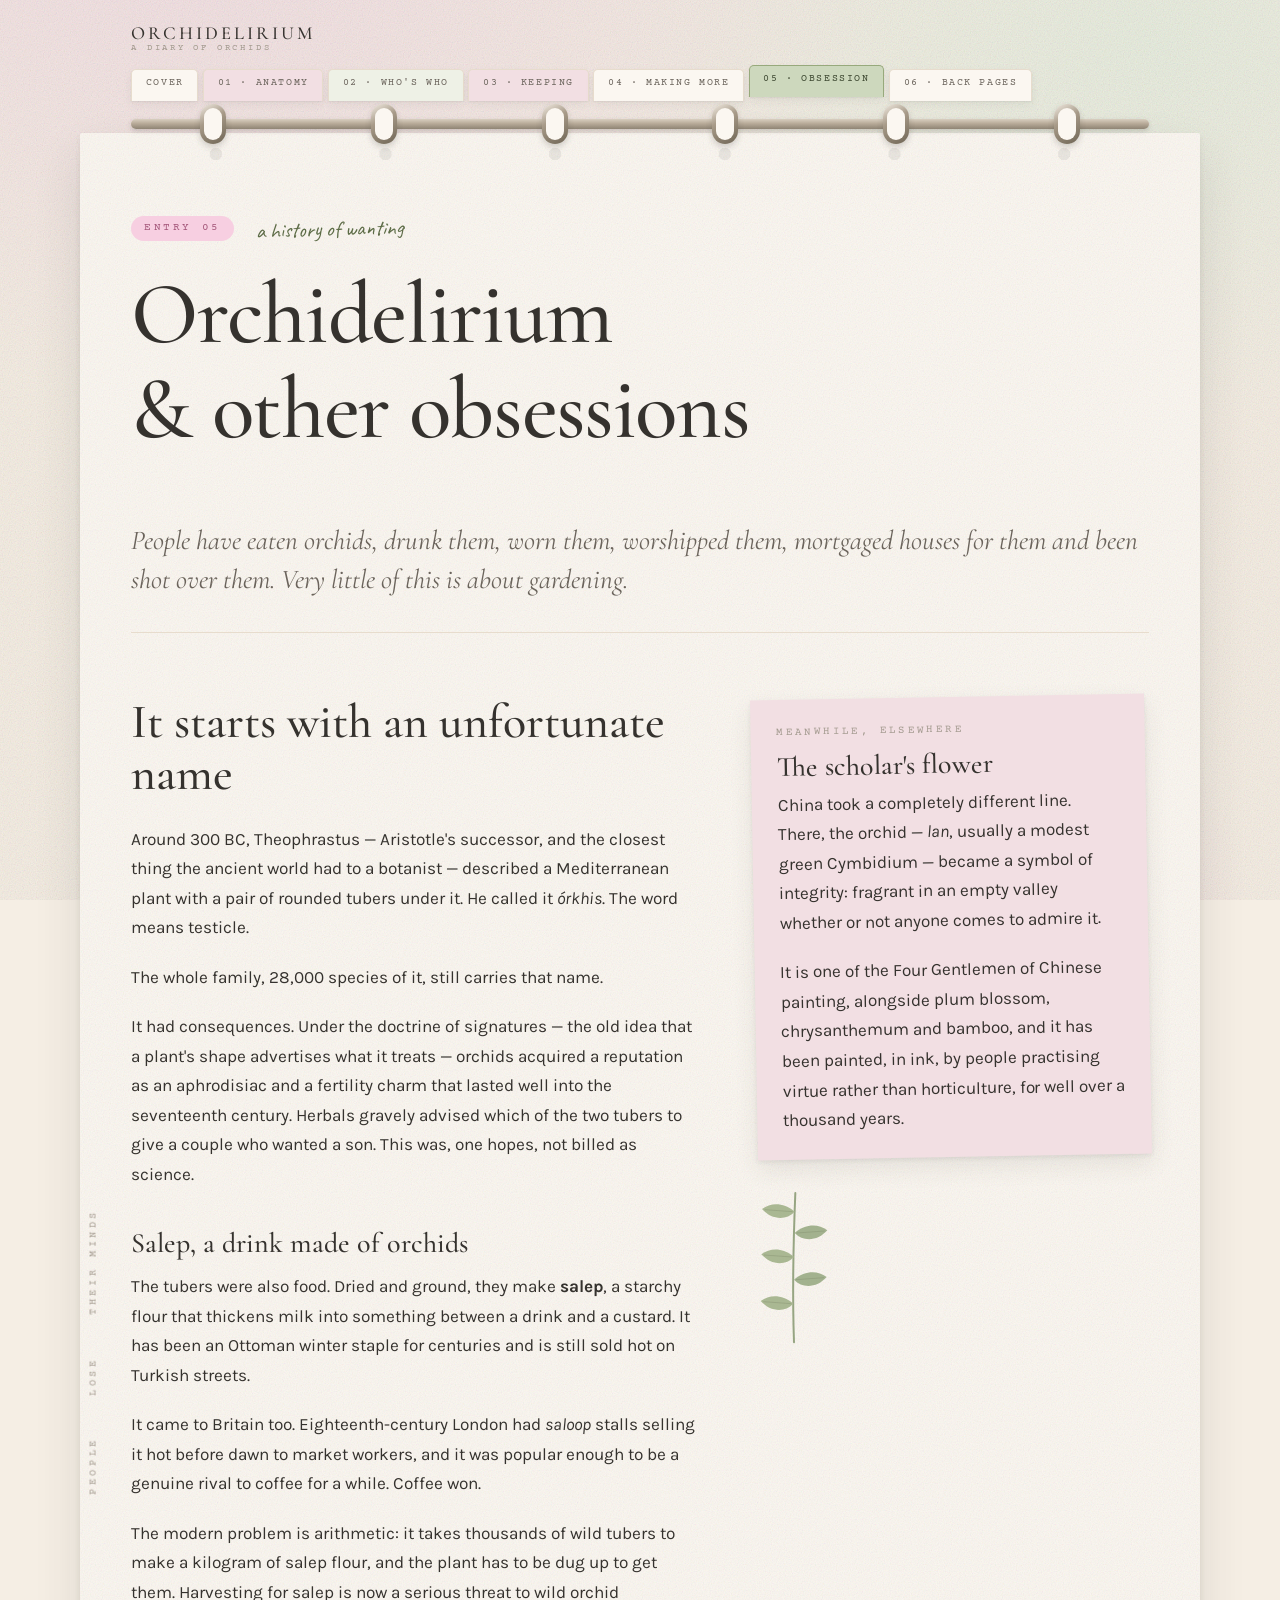
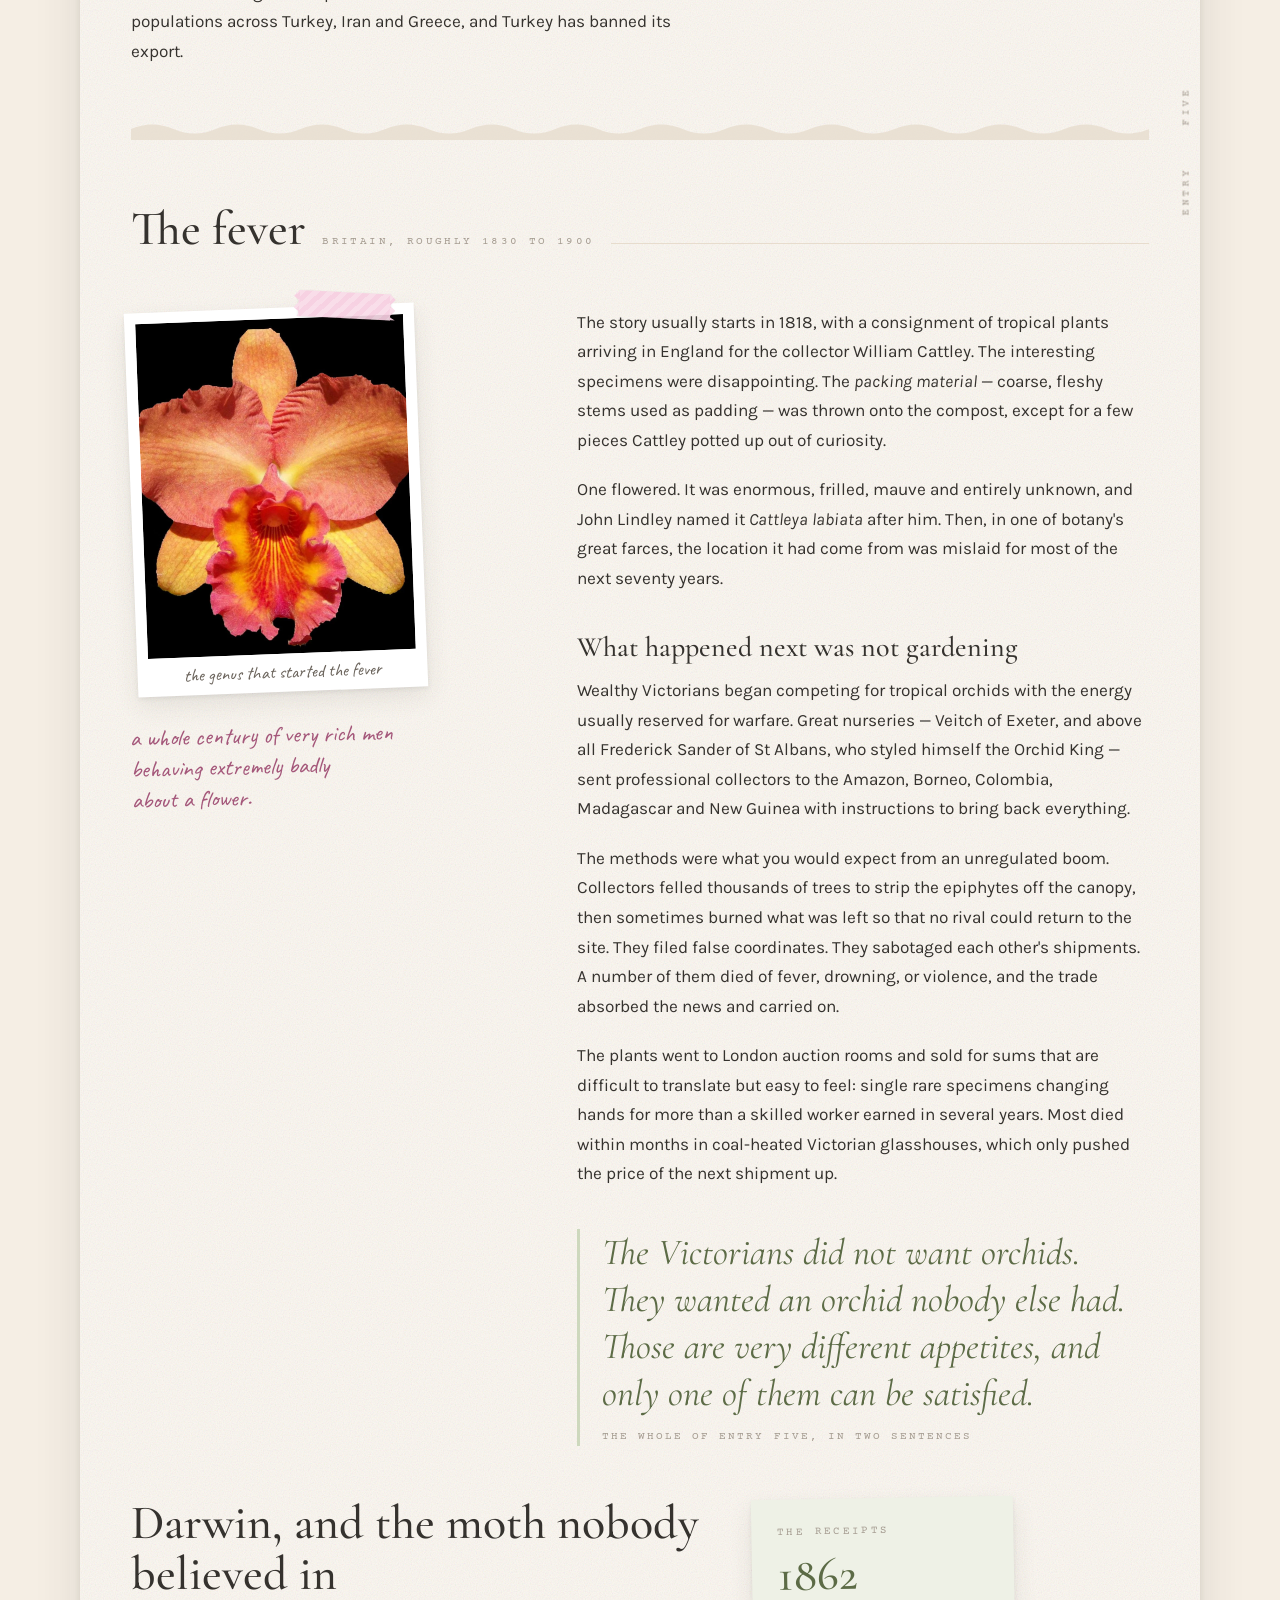
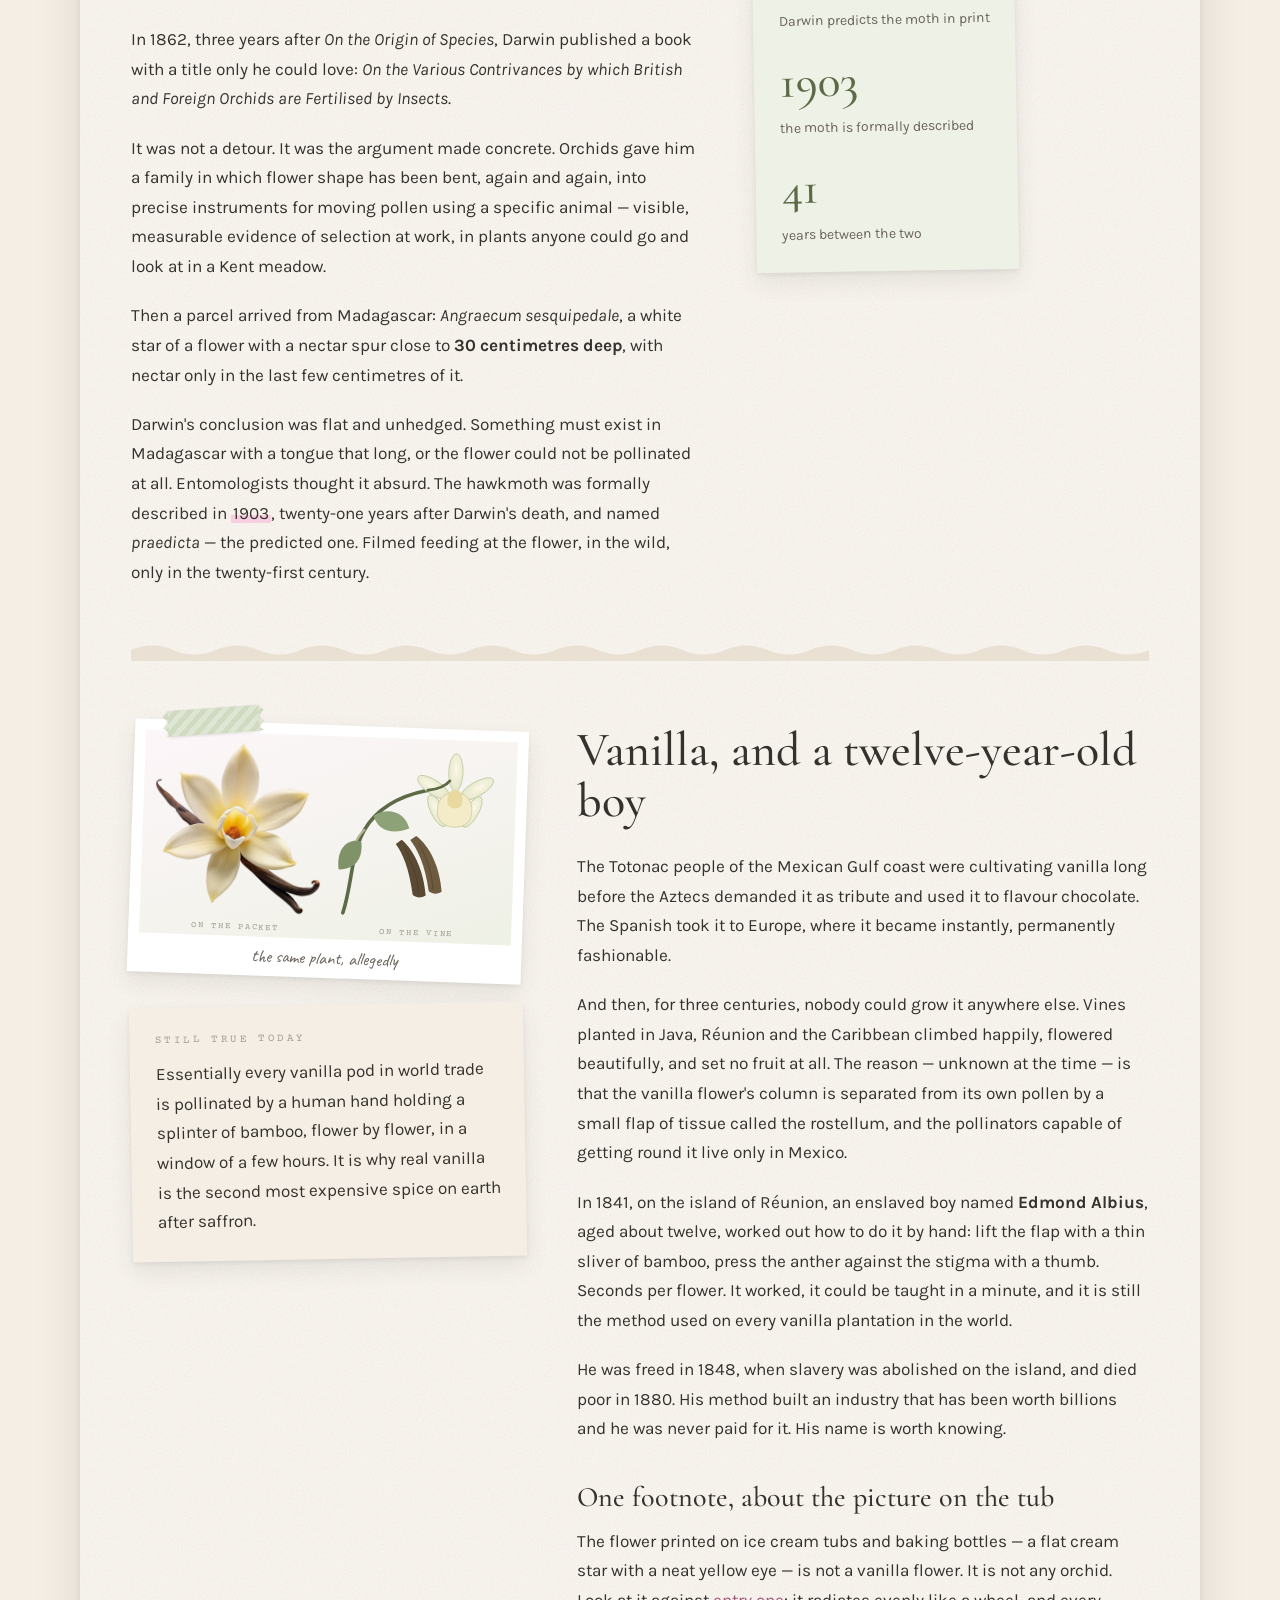
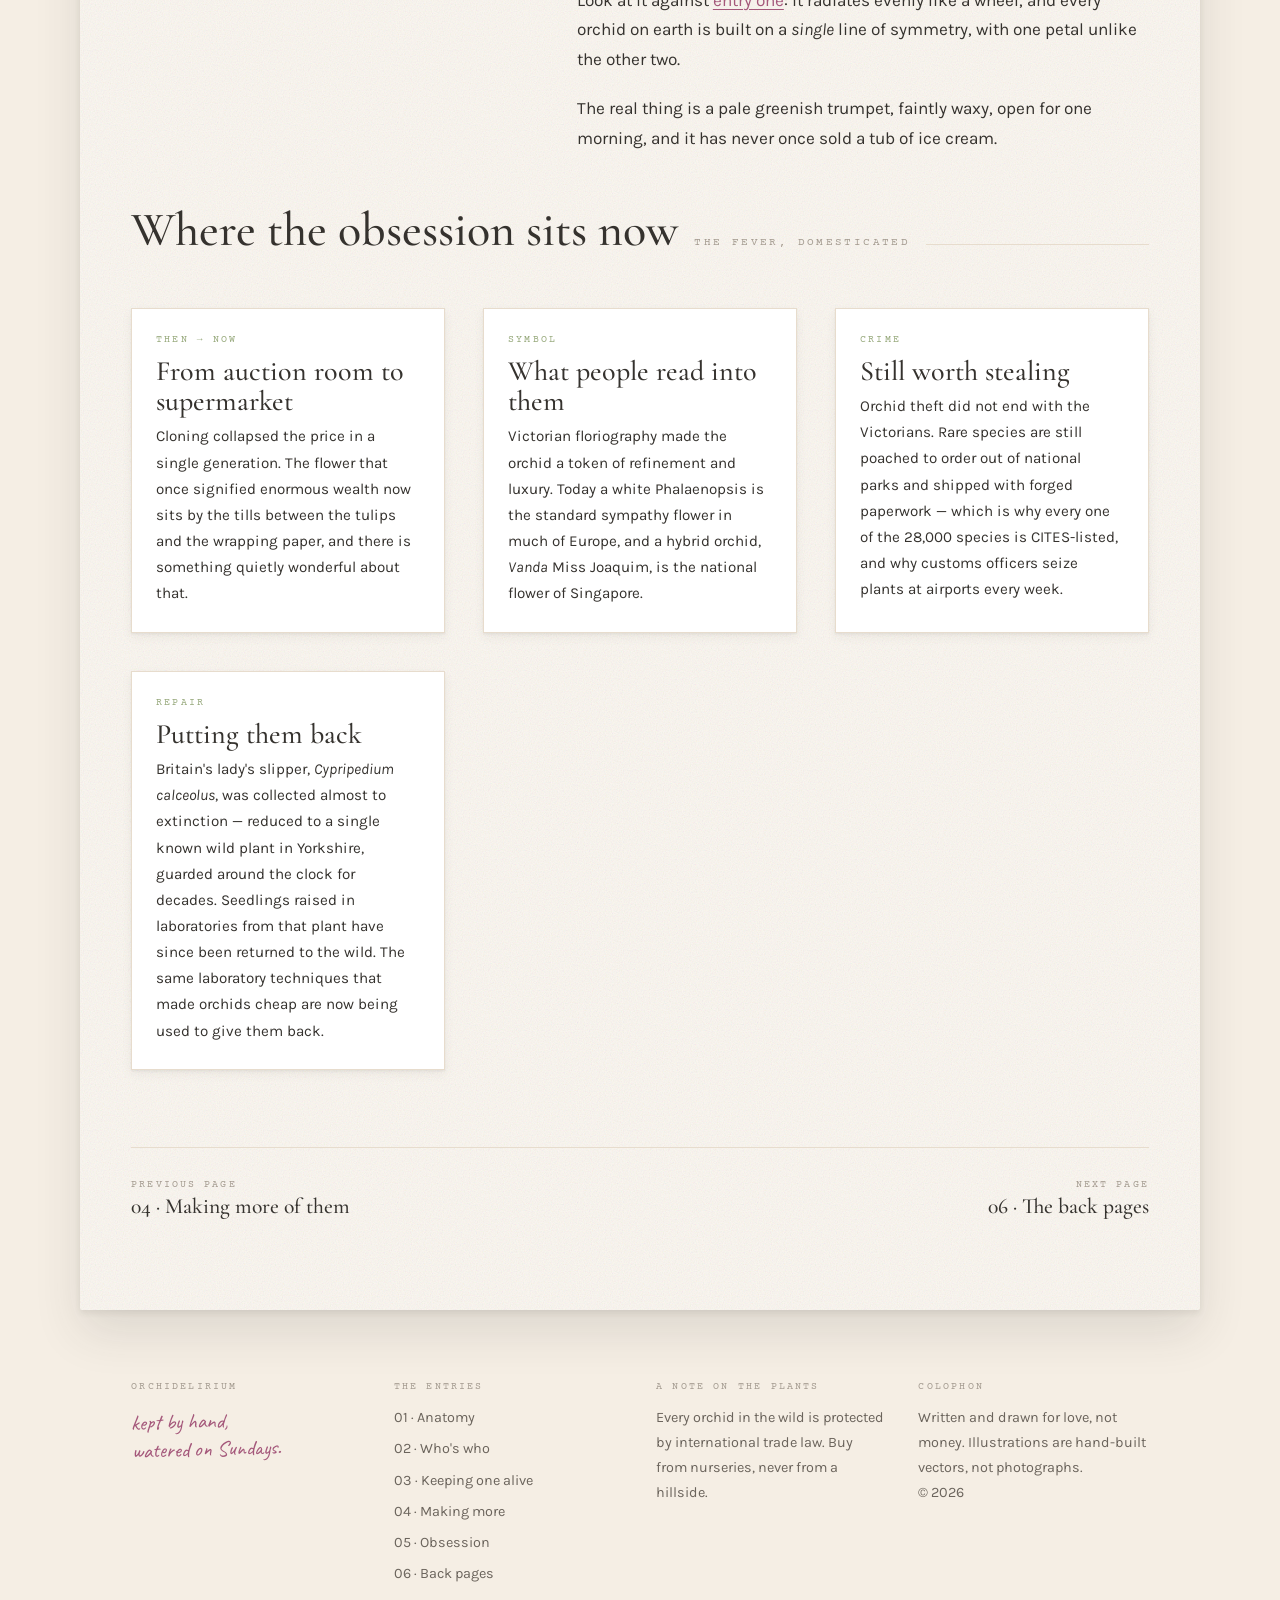
<file: history.html>
<!DOCTYPE html>
<html lang="en">
<head>
<meta charset="utf-8">
<meta name="viewport" content="width=device-width, initial-scale=1">
<title>05 · Orchidelirium &amp; other obsessions — Orchidelirium</title>
<meta name="description" content="A Greek word for a testicle, a Turkish winter drink, a Victorian collecting fever, Darwin's predicted moth, and the twelve-year-old boy who made vanilla a global crop.">
<link rel="preconnect" href="https://fonts.googleapis.com">
<link rel="preconnect" href="https://fonts.gstatic.com" crossorigin>
<link href="https://fonts.googleapis.com/css2?family=Caveat:wght@400;600&family=Cormorant+Garamond:ital,wght@0,400;0,500;1,400;1,500&family=Courier+Prime:wght@400;700&family=Karla:wght@400;500;700&display=swap" rel="stylesheet">
<link rel="stylesheet" href="assets/css/style.css">
<link rel="icon" href="data:image/svg+xml,<svg xmlns='http://www.w3.org/2000/svg' viewBox='0 0 100 100'><text y='.9em' font-size='90'>&#127800;</text></svg>">
</head>
<body>

<a class="skip" href="#main">Skip to the page</a>

<header class="binder">
  <div class="binder__inner">
    <div class="binder__bar">
      <a class="brand" href="index.html"><b>Orchidelirium</b><span>a diary of orchids</span></a>
      <button class="menu-btn" type="button" aria-expanded="false" aria-controls="tabs">Contents</button>
      <ul class="tabs" id="tabs">
        <li><a href="index.html">Cover</a></li>
        <li><a href="anatomy.html">01 · Anatomy</a></li>
        <li><a href="species.html">02 · Who's who</a></li>
        <li><a href="care.html">03 · Keeping</a></li>
        <li><a href="propagation.html">04 · Making more</a></li>
        <li><a href="history.html" aria-current="page">05 · Obsession</a></li>
        <li><a href="glossary.html">06 · Back pages</a></li>
      </ul>
    </div>
  </div>
  <div class="rings" aria-hidden="true">
    <span class="ring"></span><span class="ring"></span><span class="ring"></span>
    <span class="ring"></span><span class="ring"></span><span class="ring"></span>
  </div>
</header>

<main class="sheet" id="main">
  <div class="margin-note" aria-hidden="true"><span>PEOPLE</span><span>LOSE</span><span>THEIR MINDS</span></div>
  <div class="margin-note margin-note--right" aria-hidden="true"><span>ENTRY</span><span>FIVE</span></div>

  <header class="entry-head">
    <div class="entry-meta">
      <span class="entry-no">Entry 05</span>
      <span class="entry-date">a history of wanting</span>
    </div>
    <h1>Orchidelirium<br>&amp; other obsessions</h1>
    <p class="lede">People have eaten orchids, drunk them, worn them, worshipped them, mortgaged houses for them and been shot over them. Very little of this is about gardening.</p>
  </header>

  <div class="stack">

    <!-- ---------- the name ---------- -->
    <section class="spread reveal">
      <div class="prose">
        <h2>It starts with an unfortunate name</h2>
        <p>Around 300&nbsp;BC, Theophrastus &mdash; Aristotle's successor, and the closest thing the ancient world had to a botanist &mdash; described a Mediterranean plant with a pair of rounded tubers under it. He called it <span class="latin">&oacute;rkhis</span>. The word means testicle.</p>
        <p>The whole family, 28,000 species of it, still carries that name.</p>
        <p>It had consequences. Under the doctrine of signatures &mdash; the old idea that a plant's shape advertises what it treats &mdash; orchids acquired a reputation as an aphrodisiac and a fertility charm that lasted well into the seventeenth century. Herbals gravely advised which of the two tubers to give a couple who wanted a son. This was, one hopes, not billed as science.</p>

        <h3>Salep, a drink made of orchids</h3>
        <p>The tubers were also food. Dried and ground, they make <strong>salep</strong>, a starchy flour that thickens milk into something between a drink and a custard. It has been an Ottoman winter staple for centuries and is still sold hot on Turkish streets.</p>
        <p>It came to Britain too. Eighteenth-century London had <em>saloop</em> stalls selling it hot before dawn to market workers, and it was popular enough to be a genuine rival to coffee for a while. Coffee won.</p>
        <p>The modern problem is arithmetic: it takes thousands of wild tubers to make a kilogram of salep flour, and the plant has to be dug up to get them. Harvesting for salep is now a serious threat to wild orchid populations across Turkey, Iran and Greece, and Turkey has banned its export.</p>
      </div>

      <div class="aside-stack">
        <div class="note">
          <span class="label">Meanwhile, elsewhere</span>
          <h3>The scholar's flower</h3>
          <p>China took a completely different line. There, the orchid &mdash; <em>lan</em>, usually a modest green Cymbidium &mdash; became a symbol of integrity: fragrant in an empty valley whether or not anyone comes to admire it.</p>
          <p>It is one of the Four Gentlemen of Chinese painting, alongside plum blossom, chrysanthemum and bamboo, and it has been painted, in ink, by people practising virtue rather than horticulture, for well over a thousand years.</p>
        </div>
        <img src="assets/img/sprig.svg" alt="" width="120" height="240" style="width:80px;opacity:.8" loading="lazy">
      </div>
    </section>

    <div class="torn" aria-hidden="true"></div>

    <!-- ---------- orchidelirium ---------- -->
    <section class="reveal">
      <div class="section-head">
        <h2>The fever</h2>
        <span class="label">Britain, roughly 1830 to 1900</span>
      </div>

      <div class="spread spread--flip">
        <div class="aside-stack">
          <figure class="photo photo--tilt-l" style="max-width:290px">
            <span class="tape tape--tr" aria-hidden="true"></span>
            <div class="photo__img photo__img--fill"><img src="assets/img/cattleya_2.jpg" alt="A coral and yellow cattleya hybrid photographed against black, its lip heavily frilled and streaked with red." width="1200" height="1134" loading="lazy"></div>
            <figcaption>the genus that started the fever</figcaption>
          </figure>
          <p class="hand">a whole century of very rich men<br>behaving extremely badly<br>about a flower.</p>
        </div>

        <div class="prose">
          <p>The story usually starts in 1818, with a consignment of tropical plants arriving in England for the collector William Cattley. The interesting specimens were disappointing. The <em>packing material</em> &mdash; coarse, fleshy stems used as padding &mdash; was thrown onto the compost, except for a few pieces Cattley potted up out of curiosity.</p>
          <p>One flowered. It was enormous, frilled, mauve and entirely unknown, and John Lindley named it <span class="latin">Cattleya labiata</span> after him. Then, in one of botany's great farces, the location it had come from was mislaid for most of the next seventy years.</p>

          <h3>What happened next was not gardening</h3>
          <p>Wealthy Victorians began competing for tropical orchids with the energy usually reserved for warfare. Great nurseries &mdash; Veitch of Exeter, and above all Frederick Sander of St Albans, who styled himself the Orchid King &mdash; sent professional collectors to the Amazon, Borneo, Colombia, Madagascar and New Guinea with instructions to bring back everything.</p>
          <p>The methods were what you would expect from an unregulated boom. Collectors felled thousands of trees to strip the epiphytes off the canopy, then sometimes burned what was left so that no rival could return to the site. They filed false coordinates. They sabotaged each other's shipments. A number of them died of fever, drowning, or violence, and the trade absorbed the news and carried on.</p>
          <p>The plants went to London auction rooms and sold for sums that are difficult to translate but easy to feel: single rare specimens changing hands for more than a skilled worker earned in several years. Most died within months in coal-heated Victorian glasshouses, which only pushed the price of the next shipment up.</p>

          <p class="pull">The Victorians did not want orchids. They wanted an orchid nobody else had. Those are very different appetites, and only one of them can be satisfied.<cite>the whole of entry five, in two sentences</cite></p>
        </div>
      </div>
    </section>

    <!-- ---------- darwin ---------- -->
    <section class="spread reveal">
      <div class="prose">
        <h2>Darwin, and the moth nobody believed in</h2>
        <p>In 1862, three years after <em>On the Origin of Species</em>, Darwin published a book with a title only he could love: <em>On the Various Contrivances by which British and Foreign Orchids are Fertilised by Insects</em>.</p>
        <p>It was not a detour. It was the argument made concrete. Orchids gave him a family in which flower shape has been bent, again and again, into precise instruments for moving pollen using a specific animal &mdash; visible, measurable evidence of selection at work, in plants anyone could go and look at in a Kent meadow.</p>
        <p>Then a parcel arrived from Madagascar: <span class="latin">Angraecum sesquipedale</span>, a white star of a flower with a nectar spur close to <strong>30 centimetres deep</strong>, with nectar only in the last few centimetres of it.</p>
        <p>Darwin's conclusion was flat and unhedged. Something must exist in Madagascar with a tongue that long, or the flower could not be pollinated at all. Entomologists thought it absurd. The hawkmoth was formally described in <mark>1903</mark>, twenty-one years after Darwin's death, and named <span class="latin">praedicta</span> &mdash; the predicted one. Filmed feeding at the flower, in the wild, only in the twenty-first century.</p>
      </div>

      <div class="aside-stack">
        <div class="note note--green">
          <span class="label">The receipts</span>
          <div class="facts" style="border:none;padding:0;grid-template-columns:1fr">
            <div class="fact"><b>1862</b><span>Darwin predicts the moth in print</span></div>
            <div class="fact"><b>1903</b><span>the moth is formally described</span></div>
            <div class="fact"><b>41</b><span>years between the two</span></div>
          </div>
        </div>
      </div>
    </section>

    <div class="torn" aria-hidden="true"></div>

    <!-- ---------- vanilla ---------- -->
    <section class="spread spread--flip reveal">
      <div class="aside-stack">
        <figure class="photo photo--tilt-r" style="width:100%">
          <span class="tape tape--green tape--tl" aria-hidden="true"></span>
          <div class="photo__img plates" style="background:linear-gradient(160deg,#fdf6f9,#eef1e6)">
            <div class="plate">
              <img src="assets/img/vanilla_1.jpg" width="736" height="736" loading="lazy"
                   alt="The flower used on vanilla packaging: six cream petals radiating evenly around a yellow centre, with two cured black pods behind it.">
              <span class="plate__label">on the packet</span>
            </div>
            <div class="plate">
              <img src="assets/img/vanilla.svg" width="240" height="240" loading="lazy" style="mix-blend-mode:normal"
                   alt="A vanilla vine climbing, carrying green seed pods and one pale greenish flower.">
              <span class="plate__label">on the vine</span>
            </div>
          </div>
          <figcaption>the same plant, allegedly</figcaption>
        </figure>
        <div class="note note--paper">
          <span class="label">Still true today</span>
          <p>Essentially every vanilla pod in world trade is pollinated by a human hand holding a splinter of bamboo, flower by flower, in a window of a few hours. It is why real vanilla is the second most expensive spice on earth after saffron.</p>
        </div>
      </div>

      <div class="prose">
        <h2>Vanilla, and a twelve-year-old boy</h2>
        <p>The Totonac people of the Mexican Gulf coast were cultivating vanilla long before the Aztecs demanded it as tribute and used it to flavour chocolate. The Spanish took it to Europe, where it became instantly, permanently fashionable.</p>
        <p>And then, for three centuries, nobody could grow it anywhere else. Vines planted in Java, R&eacute;union and the Caribbean climbed happily, flowered beautifully, and set no fruit at all. The reason &mdash; unknown at the time &mdash; is that the vanilla flower's column is separated from its own pollen by a small flap of tissue called the rostellum, and the pollinators capable of getting round it live only in Mexico.</p>
        <p>In 1841, on the island of R&eacute;union, an enslaved boy named <strong>Edmond Albius</strong>, aged about twelve, worked out how to do it by hand: lift the flap with a thin sliver of bamboo, press the anther against the stigma with a thumb. Seconds per flower. It worked, it could be taught in a minute, and it is still the method used on every vanilla plantation in the world.</p>
        <p>He was freed in 1848, when slavery was abolished on the island, and died poor in 1880. His method built an industry that has been worth billions and he was never paid for it. His name is worth knowing.</p>

        <h3>One footnote, about the picture on the tub</h3>
        <p>The flower printed on ice cream tubs and baking bottles &mdash; a flat cream star with a neat yellow eye &mdash; is not a vanilla flower. It is not any orchid. Look at it against <a href="anatomy.html">entry one</a>: it radiates evenly like a wheel, and every orchid on earth is built on a <em>single</em> line of symmetry, with one petal unlike the other two.</p>
        <p>The real thing is a pale greenish trumpet, faintly waxy, open for one morning, and it has never once sold a tub of ice cream.</p>
      </div>
    </section>

    <!-- ---------- now ---------- -->
    <section class="reveal">
      <div class="section-head">
        <h2>Where the obsession sits now</h2>
        <span class="label">the fever, domesticated</span>
      </div>

      <div class="grid">
        <article class="card">
          <span class="card__kicker">Then &rarr; now</span>
          <h3>From auction room to supermarket</h3>
          <p>Cloning collapsed the price in a single generation. The flower that once signified enormous wealth now sits by the tills between the tulips and the wrapping paper, and there is something quietly wonderful about that.</p>
        </article>
        <article class="card">
          <span class="card__kicker">Symbol</span>
          <h3>What people read into them</h3>
          <p>Victorian floriography made the orchid a token of refinement and luxury. Today a white Phalaenopsis is the standard sympathy flower in much of Europe, and a hybrid orchid, <span class="latin">Vanda</span> Miss Joaquim, is the national flower of Singapore.</p>
        </article>
        <article class="card">
          <span class="card__kicker">Crime</span>
          <h3>Still worth stealing</h3>
          <p>Orchid theft did not end with the Victorians. Rare species are still poached to order out of national parks and shipped with forged paperwork &mdash; which is why every one of the 28,000 species is CITES-listed, and why customs officers seize plants at airports every week.</p>
        </article>
        <article class="card">
          <span class="card__kicker">Repair</span>
          <h3>Putting them back</h3>
          <p>Britain's lady's slipper, <span class="latin">Cypripedium calceolus</span>, was collected almost to extinction &mdash; reduced to a single known wild plant in Yorkshire, guarded around the clock for decades. Seedlings raised in laboratories from that plant have since been returned to the wild. The same laboratory techniques that made orchids cheap are now being used to give them back.</p>
        </article>
      </div>
    </section>

  </div>

  <nav class="page-turn" aria-label="Diary pages">
    <a href="propagation.html"><span>Previous page</span><b>04 &middot; Making more of them</b></a>
    <a href="glossary.html"><span>Next page</span><b>06 &middot; The back pages</b></a>
  </nav>
</main>

<footer class="colophon">
  <div>
    <h4>Orchidelirium</h4>
    <p class="hand">kept by hand,<br>watered on Sundays.</p>
  </div>
  <div>
    <h4>The entries</h4>
    <ul>
      <li><a href="anatomy.html">01 &middot; Anatomy</a></li>
      <li><a href="species.html">02 &middot; Who's who</a></li>
      <li><a href="care.html">03 &middot; Keeping one alive</a></li>
      <li><a href="propagation.html">04 &middot; Making more</a></li>
      <li><a href="history.html">05 &middot; Obsession</a></li>
      <li><a href="glossary.html">06 &middot; Back pages</a></li>
    </ul>
  </div>
  <div>
    <h4>A note on the plants</h4>
    <p>Every orchid in the wild is protected by international trade law. Buy from nurseries, never from a hillside.</p>
  </div>
  <div>
    <h4>Colophon</h4>
    <p>Written and drawn for love, not money. Illustrations are hand-built vectors, not photographs.<br>&copy; <span id="year">2026</span></p>
  </div>
</footer>

<script src="assets/js/main.js" defer></script>
</body>
</html>
</file>
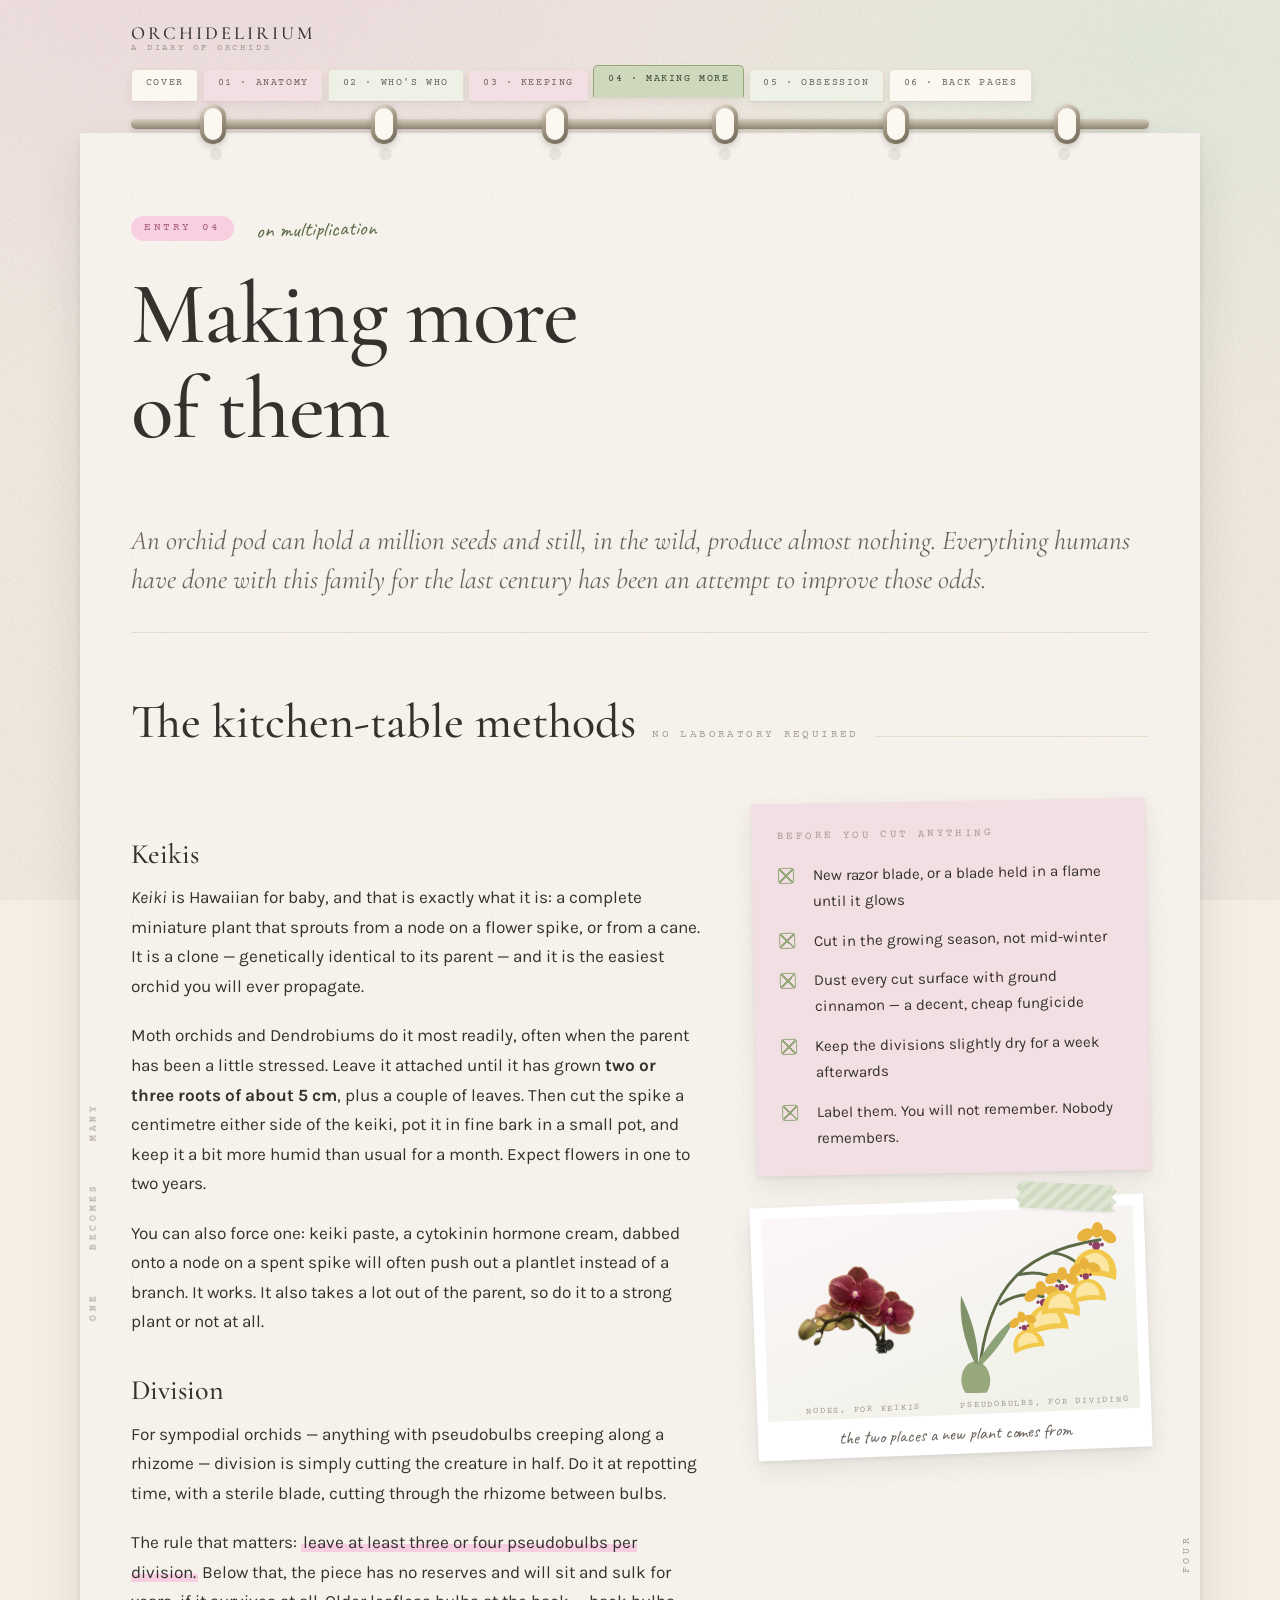
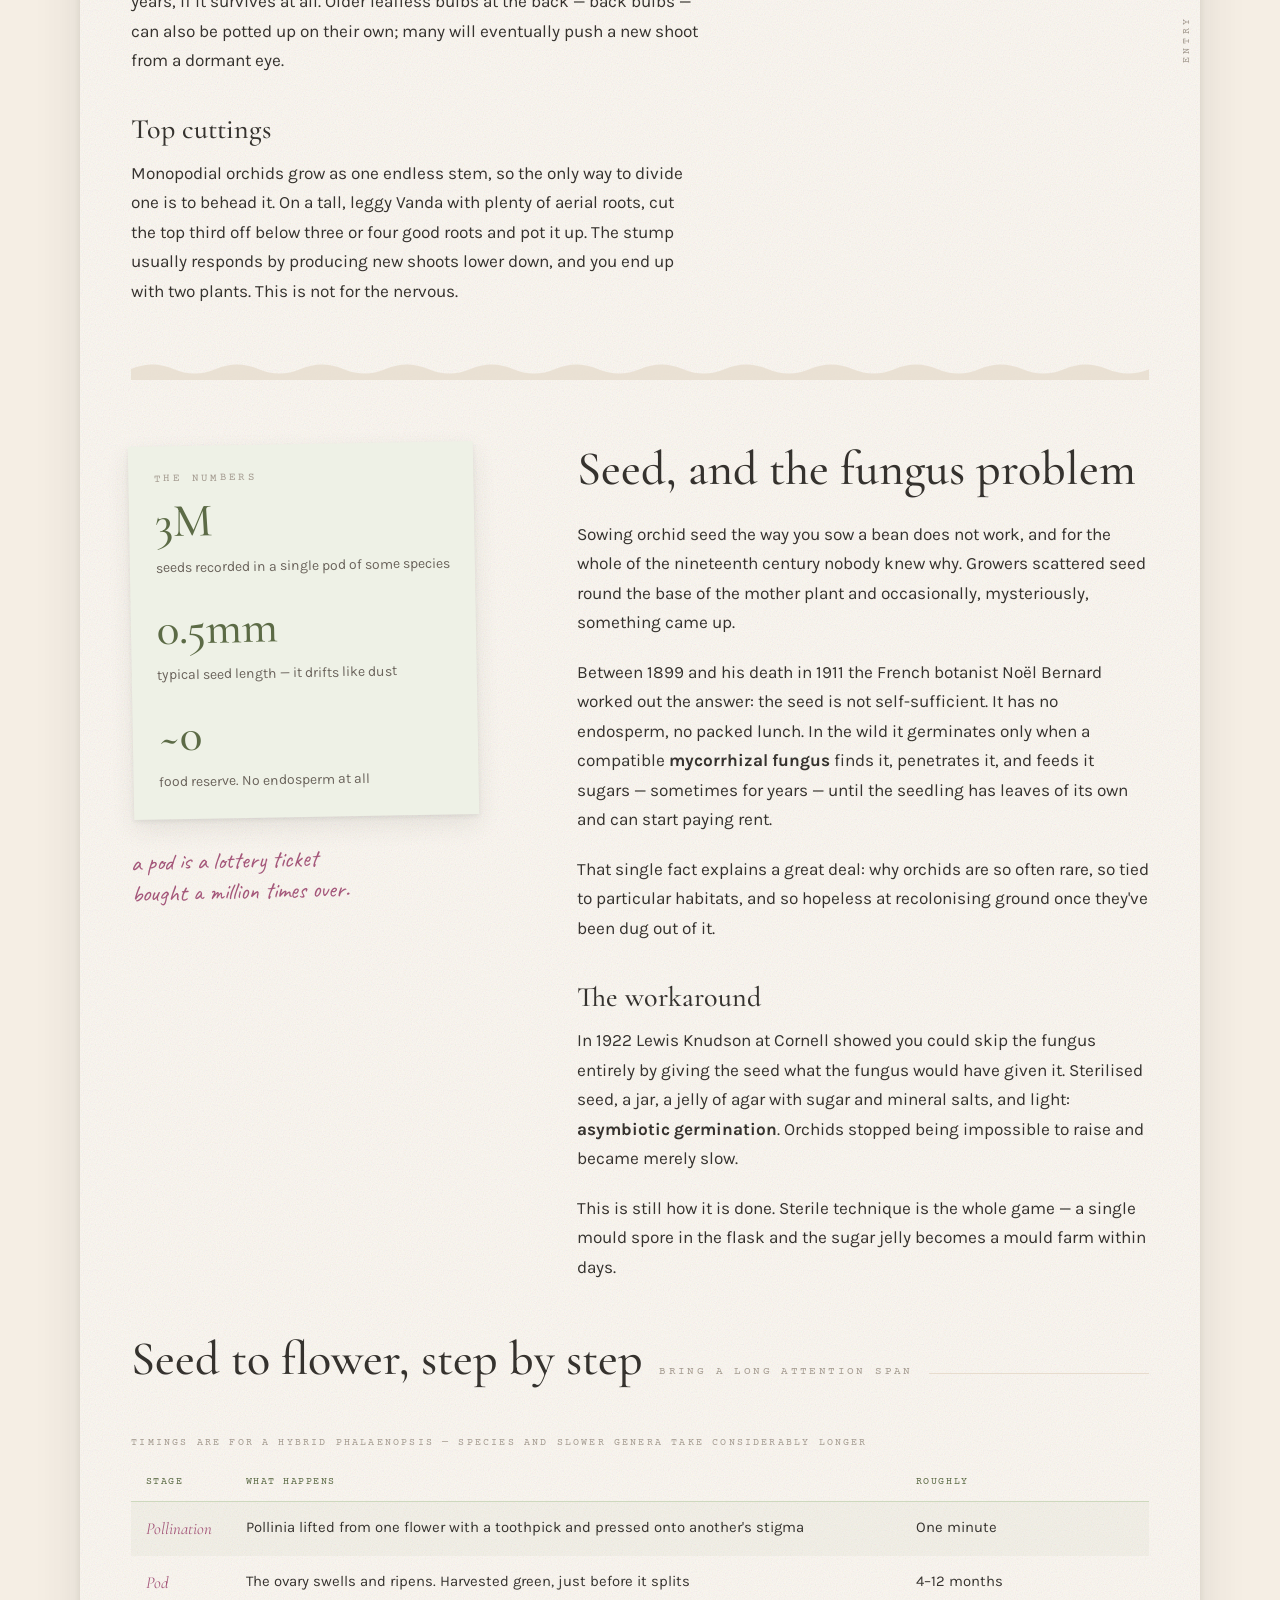
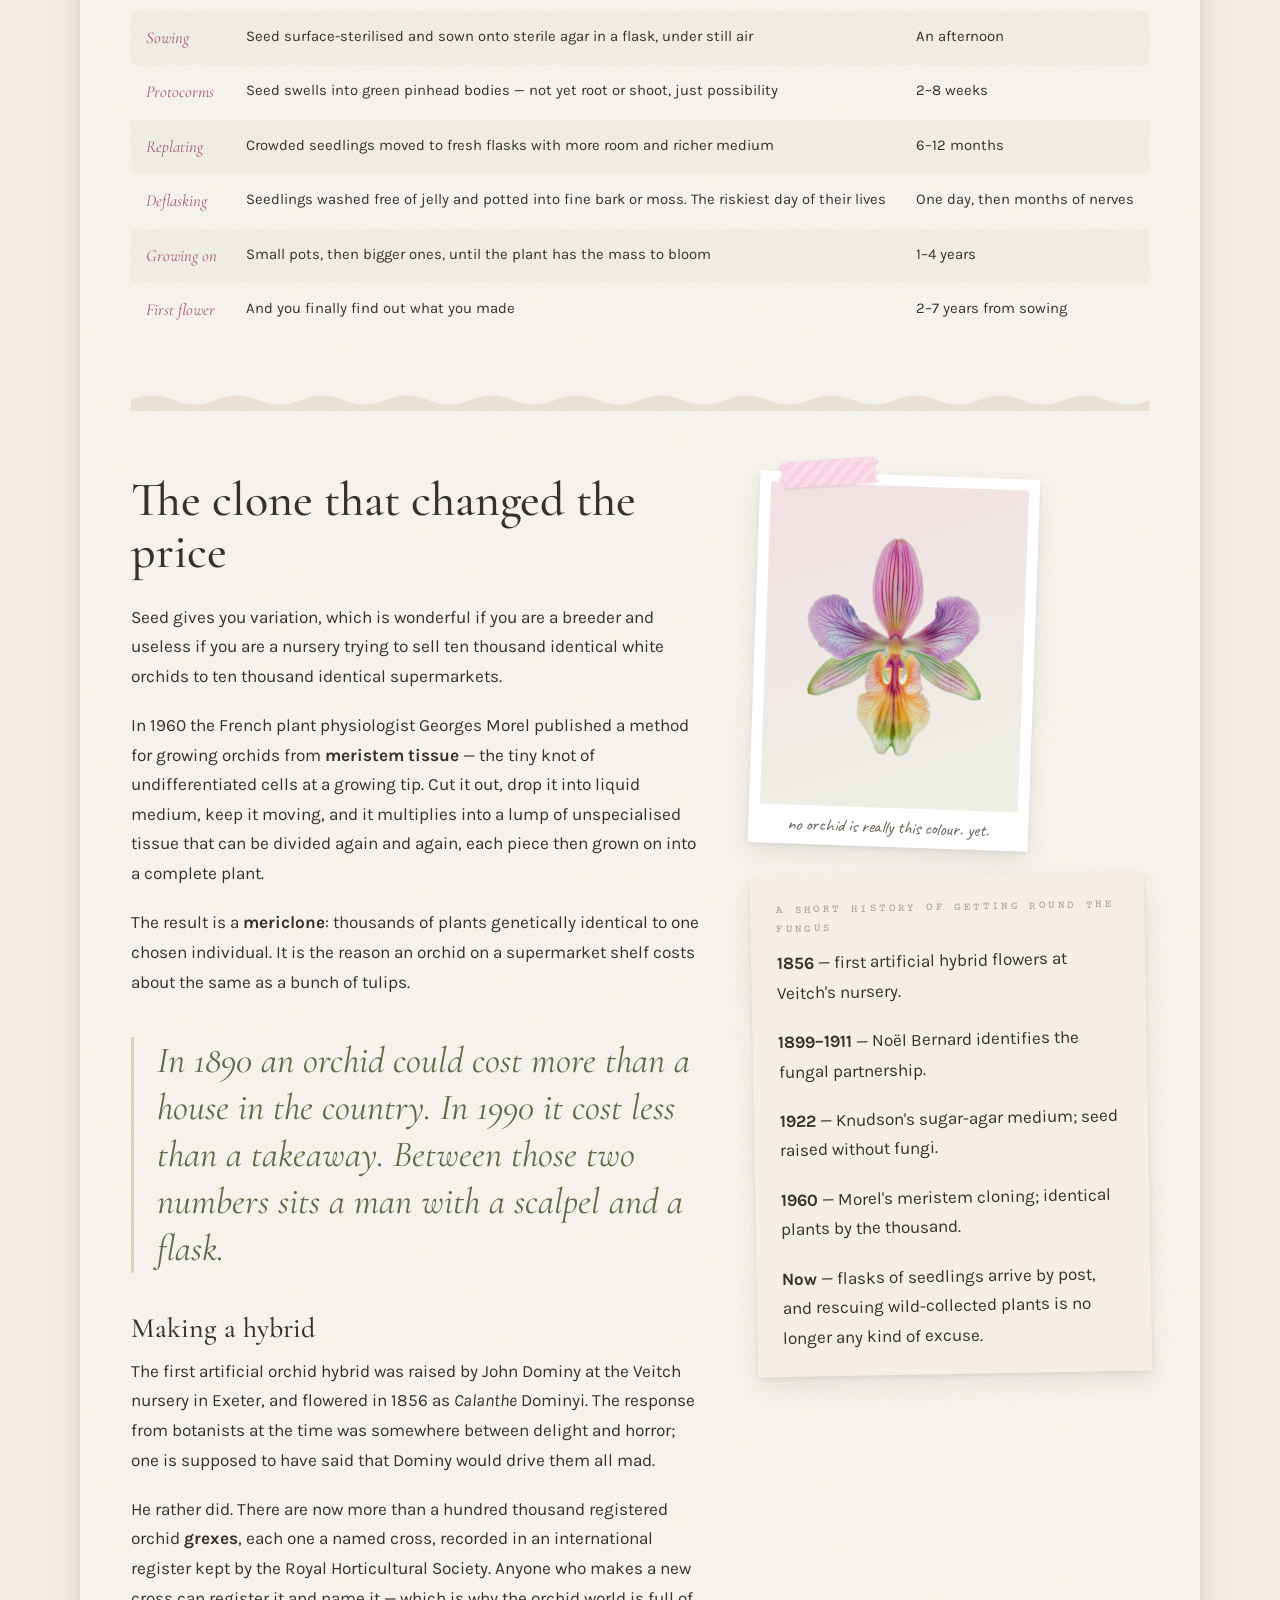
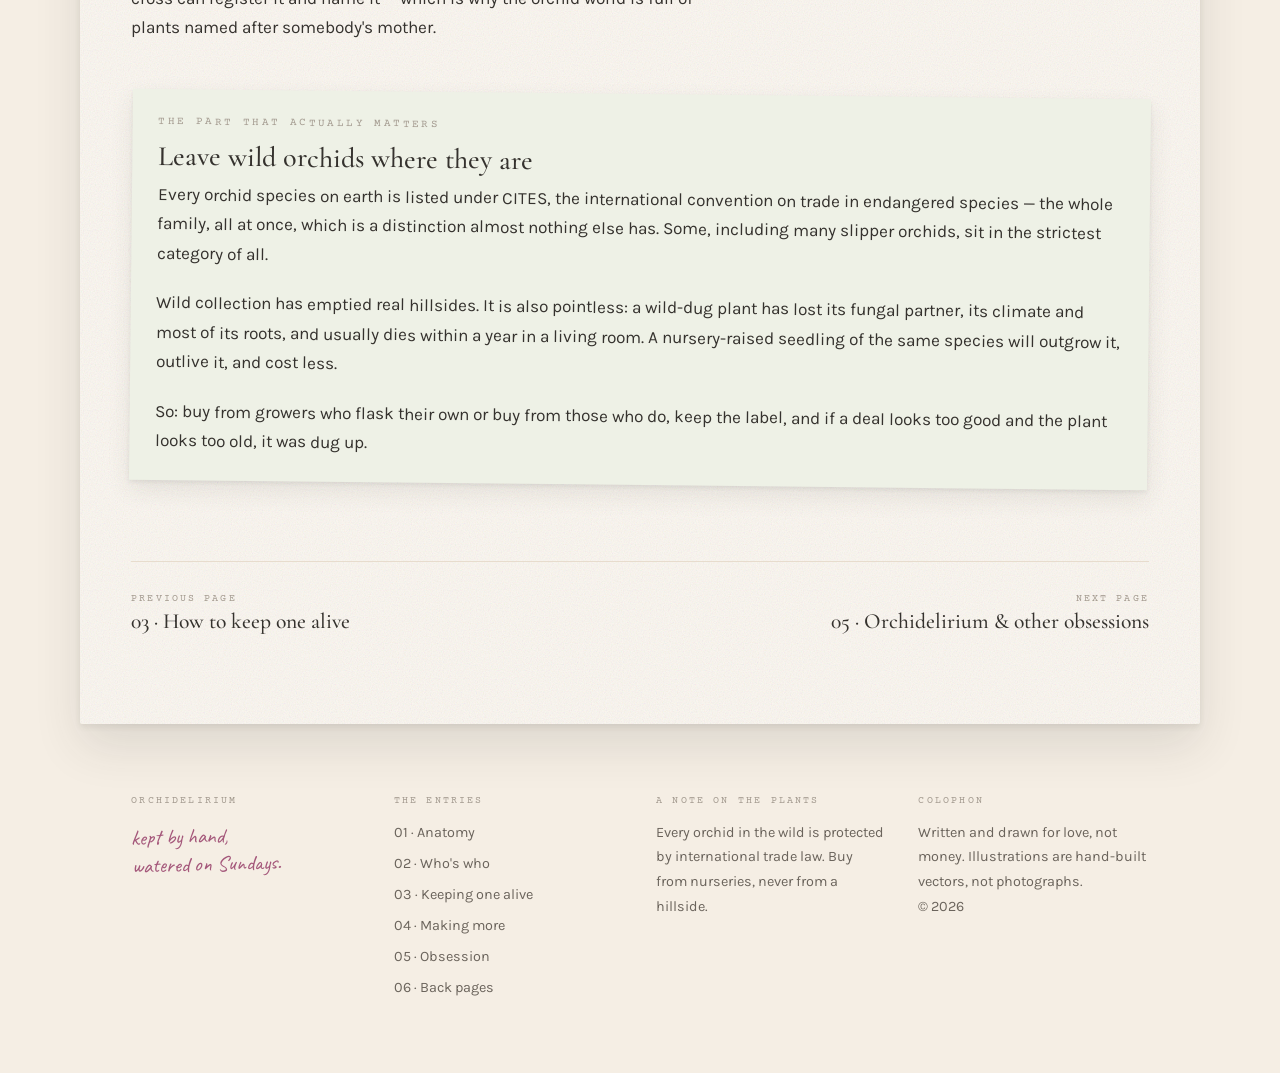
<file: propagation.html>
<!DOCTYPE html>
<html lang="en">
<head>
<meta charset="utf-8">
<meta name="viewport" content="width=device-width, initial-scale=1">
<title>04 · Making more of them — Orchidelirium</title>
<meta name="description" content="How orchids reproduce and how growers copy them: keikis, division, dust-fine seed that cannot feed itself, sterile flasking, and the cloning breakthrough that made orchids affordable.">
<link rel="preconnect" href="https://fonts.googleapis.com">
<link rel="preconnect" href="https://fonts.gstatic.com" crossorigin>
<link href="https://fonts.googleapis.com/css2?family=Caveat:wght@400;600&family=Cormorant+Garamond:ital,wght@0,400;0,500;1,400;1,500&family=Courier+Prime:wght@400;700&family=Karla:wght@400;500;700&display=swap" rel="stylesheet">
<link rel="stylesheet" href="assets/css/style.css">
<link rel="icon" href="data:image/svg+xml,<svg xmlns='http://www.w3.org/2000/svg' viewBox='0 0 100 100'><text y='.9em' font-size='90'>&#127800;</text></svg>">
</head>
<body>

<a class="skip" href="#main">Skip to the page</a>

<header class="binder">
  <div class="binder__inner">
    <div class="binder__bar">
      <a class="brand" href="index.html"><b>Orchidelirium</b><span>a diary of orchids</span></a>
      <button class="menu-btn" type="button" aria-expanded="false" aria-controls="tabs">Contents</button>
      <ul class="tabs" id="tabs">
        <li><a href="index.html">Cover</a></li>
        <li><a href="anatomy.html">01 · Anatomy</a></li>
        <li><a href="species.html">02 · Who's who</a></li>
        <li><a href="care.html">03 · Keeping</a></li>
        <li><a href="propagation.html" aria-current="page">04 · Making more</a></li>
        <li><a href="history.html">05 · Obsession</a></li>
        <li><a href="glossary.html">06 · Back pages</a></li>
      </ul>
    </div>
  </div>
  <div class="rings" aria-hidden="true">
    <span class="ring"></span><span class="ring"></span><span class="ring"></span>
    <span class="ring"></span><span class="ring"></span><span class="ring"></span>
  </div>
</header>

<main class="sheet" id="main">
  <div class="margin-note" aria-hidden="true"><span>ONE</span><span>BECOMES</span><span>MANY</span></div>
  <div class="margin-note margin-note--right" aria-hidden="true"><span>ENTRY</span><span>FOUR</span></div>

  <header class="entry-head">
    <div class="entry-meta">
      <span class="entry-no">Entry 04</span>
      <span class="entry-date">on multiplication</span>
    </div>
    <h1>Making more<br>of them</h1>
    <p class="lede">An orchid pod can hold a million seeds and still, in the wild, produce almost nothing. Everything humans have done with this family for the last century has been an attempt to improve those odds.</p>
  </header>

  <div class="stack">

    <!-- ---------- easy ways ---------- -->
    <section class="reveal">
      <div class="section-head">
        <h2>The kitchen-table methods</h2>
        <span class="label">no laboratory required</span>
      </div>

      <div class="spread">
        <div class="prose">
          <h3>Keikis</h3>
          <p><em>Keiki</em> is Hawaiian for baby, and that is exactly what it is: a complete miniature plant that sprouts from a node on a flower spike, or from a cane. It is a clone &mdash; genetically identical to its parent &mdash; and it is the easiest orchid you will ever propagate.</p>
          <p>Moth orchids and Dendrobiums do it most readily, often when the parent has been a little stressed. Leave it attached until it has grown <strong>two or three roots of about 5&nbsp;cm</strong>, plus a couple of leaves. Then cut the spike a centimetre either side of the keiki, pot it in fine bark in a small pot, and keep it a bit more humid than usual for a month. Expect flowers in one to two years.</p>
          <p>You can also force one: keiki paste, a cytokinin hormone cream, dabbed onto a node on a spent spike will often push out a plantlet instead of a branch. It works. It also takes a lot out of the parent, so do it to a strong plant or not at all.</p>

          <h3>Division</h3>
          <p>For sympodial orchids &mdash; anything with pseudobulbs creeping along a rhizome &mdash; division is simply cutting the creature in half. Do it at repotting time, with a sterile blade, cutting through the rhizome between bulbs.</p>
          <p>The rule that matters: <mark>leave at least three or four pseudobulbs per division.</mark> Below that, the piece has no reserves and will sit and sulk for years, if it survives at all. Older leafless bulbs at the back &mdash; back bulbs &mdash; can also be potted up on their own; many will eventually push a new shoot from a dormant eye.</p>

          <h3>Top cuttings</h3>
          <p>Monopodial orchids grow as one endless stem, so the only way to divide one is to behead it. On a tall, leggy Vanda with plenty of aerial roots, cut the top third off below three or four good roots and pot it up. The stump usually responds by producing new shoots lower down, and you end up with two plants. This is not for the nervous.</p>
        </div>

        <div class="aside-stack">
          <div class="note">
            <span class="label">Before you cut anything</span>
            <ul class="checklist" style="margin-top:1rem">
              <li>New razor blade, or a blade held in a flame until it glows</li>
              <li>Cut in the growing season, not mid-winter</li>
              <li>Dust every cut surface with ground cinnamon &mdash; a decent, cheap fungicide</li>
              <li>Keep the divisions slightly dry for a week afterwards</li>
              <li>Label them. You will not remember. Nobody remembers.</li>
            </ul>
          </div>
          <figure class="photo photo--tilt-l" style="width:100%">
            <span class="tape tape--green tape--tr" aria-hidden="true"></span>
            <div class="photo__img plates" style="background:linear-gradient(160deg,#fdf6f9,#eef1e6)">
              <div class="plate">
                <img src="assets/img/empty_2.jpg" width="736" height="736" loading="lazy"
                     alt="An arching moth orchid spike carrying open dusky-pink flowers and several unopened buds along its length.">
                <span class="plate__label">nodes, for keikis</span>
              </div>
              <div class="plate">
                <img src="assets/img/oncidium.svg" width="240" height="240" loading="lazy" style="mix-blend-mode:normal"
                     alt="An oncidium with swollen pseudobulbs at the base of its leaves.">
                <span class="plate__label">pseudobulbs, for dividing</span>
              </div>
            </div>
            <figcaption>the two places a new plant comes from</figcaption>
          </figure>
        </div>
      </div>
    </section>

    <div class="torn" aria-hidden="true"></div>

    <!-- ---------- seed ---------- -->
    <section class="spread spread--flip reveal">
      <div class="aside-stack">
        <div class="note note--green">
          <span class="label">The numbers</span>
          <div class="facts" style="border:none;padding:0;grid-template-columns:1fr">
            <div class="fact"><b>3M</b><span>seeds recorded in a single pod of some species</span></div>
            <div class="fact"><b>0.5mm</b><span>typical seed length &mdash; it drifts like dust</span></div>
            <div class="fact"><b>~0</b><span>food reserve. No endosperm at all</span></div>
          </div>
        </div>
        <p class="hand">a pod is a lottery ticket<br>bought a million times over.</p>
      </div>

      <div class="prose">
        <h2>Seed, and the fungus problem</h2>
        <p>Sowing orchid seed the way you sow a bean does not work, and for the whole of the nineteenth century nobody knew why. Growers scattered seed round the base of the mother plant and occasionally, mysteriously, something came up.</p>
        <p>Between 1899 and his death in 1911 the French botanist No&euml;l Bernard worked out the answer: the seed is not self-sufficient. It has no endosperm, no packed lunch. In the wild it germinates only when a compatible <strong>mycorrhizal fungus</strong> finds it, penetrates it, and feeds it sugars &mdash; sometimes for years &mdash; until the seedling has leaves of its own and can start paying rent.</p>
        <p>That single fact explains a great deal: why orchids are so often rare, so tied to particular habitats, and so hopeless at recolonising ground once they've been dug out of it.</p>

        <h3>The workaround</h3>
        <p>In 1922 Lewis Knudson at Cornell showed you could skip the fungus entirely by giving the seed what the fungus would have given it. Sterilised seed, a jar, a jelly of agar with sugar and mineral salts, and light: <strong>asymbiotic germination</strong>. Orchids stopped being impossible to raise and became merely slow.</p>
        <p>This is still how it is done. Sterile technique is the whole game &mdash; a single mould spore in the flask and the sugar jelly becomes a mould farm within days.</p>
      </div>
    </section>

    <!-- ---------- flask timeline ---------- -->
    <section class="reveal">
      <div class="section-head">
        <h2>Seed to flower, step by step</h2>
        <span class="label">bring a long attention span</span>
      </div>
      <div class="table-wrap">
        <table>
          <caption>Timings are for a hybrid Phalaenopsis &mdash; species and slower genera take considerably longer</caption>
          <thead>
            <tr><th scope="col">Stage</th><th scope="col">What happens</th><th scope="col">Roughly</th></tr>
          </thead>
          <tbody>
            <tr><td>Pollination</td><td>Pollinia lifted from one flower with a toothpick and pressed onto another's stigma</td><td>One minute</td></tr>
            <tr><td>Pod</td><td>The ovary swells and ripens. Harvested green, just before it splits</td><td>4&ndash;12 months</td></tr>
            <tr><td>Sowing</td><td>Seed surface-sterilised and sown onto sterile agar in a flask, under still air</td><td>An afternoon</td></tr>
            <tr><td>Protocorms</td><td>Seed swells into green pinhead bodies &mdash; not yet root or shoot, just possibility</td><td>2&ndash;8 weeks</td></tr>
            <tr><td>Replating</td><td>Crowded seedlings moved to fresh flasks with more room and richer medium</td><td>6&ndash;12 months</td></tr>
            <tr><td>Deflasking</td><td>Seedlings washed free of jelly and potted into fine bark or moss. The riskiest day of their lives</td><td>One day, then months of nerves</td></tr>
            <tr><td>Growing on</td><td>Small pots, then bigger ones, until the plant has the mass to bloom</td><td>1&ndash;4 years</td></tr>
            <tr><td>First flower</td><td>And you finally find out what you made</td><td>2&ndash;7 years from sowing</td></tr>
          </tbody>
        </table>
      </div>
    </section>

    <div class="torn" aria-hidden="true"></div>

    <!-- ---------- cloning ---------- -->
    <section class="spread reveal">
      <div class="prose">
        <h2>The clone that changed the price</h2>
        <p>Seed gives you variation, which is wonderful if you are a breeder and useless if you are a nursery trying to sell ten thousand identical white orchids to ten thousand identical supermarkets.</p>
        <p>In 1960 the French plant physiologist Georges Morel published a method for growing orchids from <strong>meristem tissue</strong> &mdash; the tiny knot of undifferentiated cells at a growing tip. Cut it out, drop it into liquid medium, keep it moving, and it multiplies into a lump of unspecialised tissue that can be divided again and again, each piece then grown on into a complete plant.</p>
        <p>The result is a <strong>mericlone</strong>: thousands of plants genetically identical to one chosen individual. It is the reason an orchid on a supermarket shelf costs about the same as a bunch of tulips.</p>
        <p class="pull">In 1890 an orchid could cost more than a house in the country. In 1990 it cost less than a takeaway. Between those two numbers sits a man with a scalpel and a flask.</p>

        <h3>Making a hybrid</h3>
        <p>The first artificial orchid hybrid was raised by John Dominy at the Veitch nursery in Exeter, and flowered in 1856 as <span class="latin">Calanthe</span> Dominyi. The response from botanists at the time was somewhere between delight and horror; one is supposed to have said that Dominy would drive them all mad.</p>
        <p>He rather did. There are now more than a hundred thousand registered orchid <strong>grexes</strong>, each one a named cross, recorded in an international register kept by the Royal Horticultural Society. Anyone who makes a new cross can register it and name it &mdash; which is why the orchid world is full of plants named after somebody's mother.</p>
      </div>

      <div class="aside-stack">
        <figure class="photo photo--tilt-r" style="max-width:280px">
          <span class="tape tape--tl" aria-hidden="true"></span>
          <div class="photo__img photo__img--cutout"><img src="assets/img/cattleya_4.jpg" alt="An orchid in improbable rainbow colours &mdash; lilac, green and apricot bleeding into one another across the petals." width="1125" height="2000" loading="lazy"></div>
          <figcaption>no orchid is really this colour. yet.</figcaption>
        </figure>
        <div class="note note--paper">
          <span class="label">A short history of getting round the fungus</span>
          <p><strong>1856</strong> &mdash; first artificial hybrid flowers at Veitch's nursery.</p>
          <p><strong>1899&ndash;1911</strong> &mdash; No&euml;l Bernard identifies the fungal partnership.</p>
          <p><strong>1922</strong> &mdash; Knudson's sugar-agar medium; seed raised without fungi.</p>
          <p><strong>1960</strong> &mdash; Morel's meristem cloning; identical plants by the thousand.</p>
          <p><strong>Now</strong> &mdash; flasks of seedlings arrive by post, and rescuing wild-collected plants is no longer any kind of excuse.</p>
        </div>
      </div>
    </section>

    <!-- ---------- ethics ---------- -->
    <section class="reveal">
      <div class="note note--green" style="transform:rotate(.6deg)">
        <span class="label">The part that actually matters</span>
        <h3>Leave wild orchids where they are</h3>
        <p>Every orchid species on earth is listed under CITES, the international convention on trade in endangered species &mdash; the whole family, all at once, which is a distinction almost nothing else has. Some, including many slipper orchids, sit in the strictest category of all.</p>
        <p>Wild collection has emptied real hillsides. It is also pointless: a wild-dug plant has lost its fungal partner, its climate and most of its roots, and usually dies within a year in a living room. A nursery-raised seedling of the same species will outgrow it, outlive it, and cost less.</p>
        <p>So: buy from growers who flask their own or buy from those who do, keep the label, and if a deal looks too good and the plant looks too old, it was dug up.</p>
      </div>
    </section>

  </div>

  <nav class="page-turn" aria-label="Diary pages">
    <a href="care.html"><span>Previous page</span><b>03 &middot; How to keep one alive</b></a>
    <a href="history.html"><span>Next page</span><b>05 &middot; Orchidelirium &amp; other obsessions</b></a>
  </nav>
</main>

<footer class="colophon">
  <div>
    <h4>Orchidelirium</h4>
    <p class="hand">kept by hand,<br>watered on Sundays.</p>
  </div>
  <div>
    <h4>The entries</h4>
    <ul>
      <li><a href="anatomy.html">01 &middot; Anatomy</a></li>
      <li><a href="species.html">02 &middot; Who's who</a></li>
      <li><a href="care.html">03 &middot; Keeping one alive</a></li>
      <li><a href="propagation.html">04 &middot; Making more</a></li>
      <li><a href="history.html">05 &middot; Obsession</a></li>
      <li><a href="glossary.html">06 &middot; Back pages</a></li>
    </ul>
  </div>
  <div>
    <h4>A note on the plants</h4>
    <p>Every orchid in the wild is protected by international trade law. Buy from nurseries, never from a hillside.</p>
  </div>
  <div>
    <h4>Colophon</h4>
    <p>Written and drawn for love, not money. Illustrations are hand-built vectors, not photographs.<br>&copy; <span id="year">2026</span></p>
  </div>
</footer>

<script src="assets/js/main.js" defer></script>
</body>
</html>
</file>
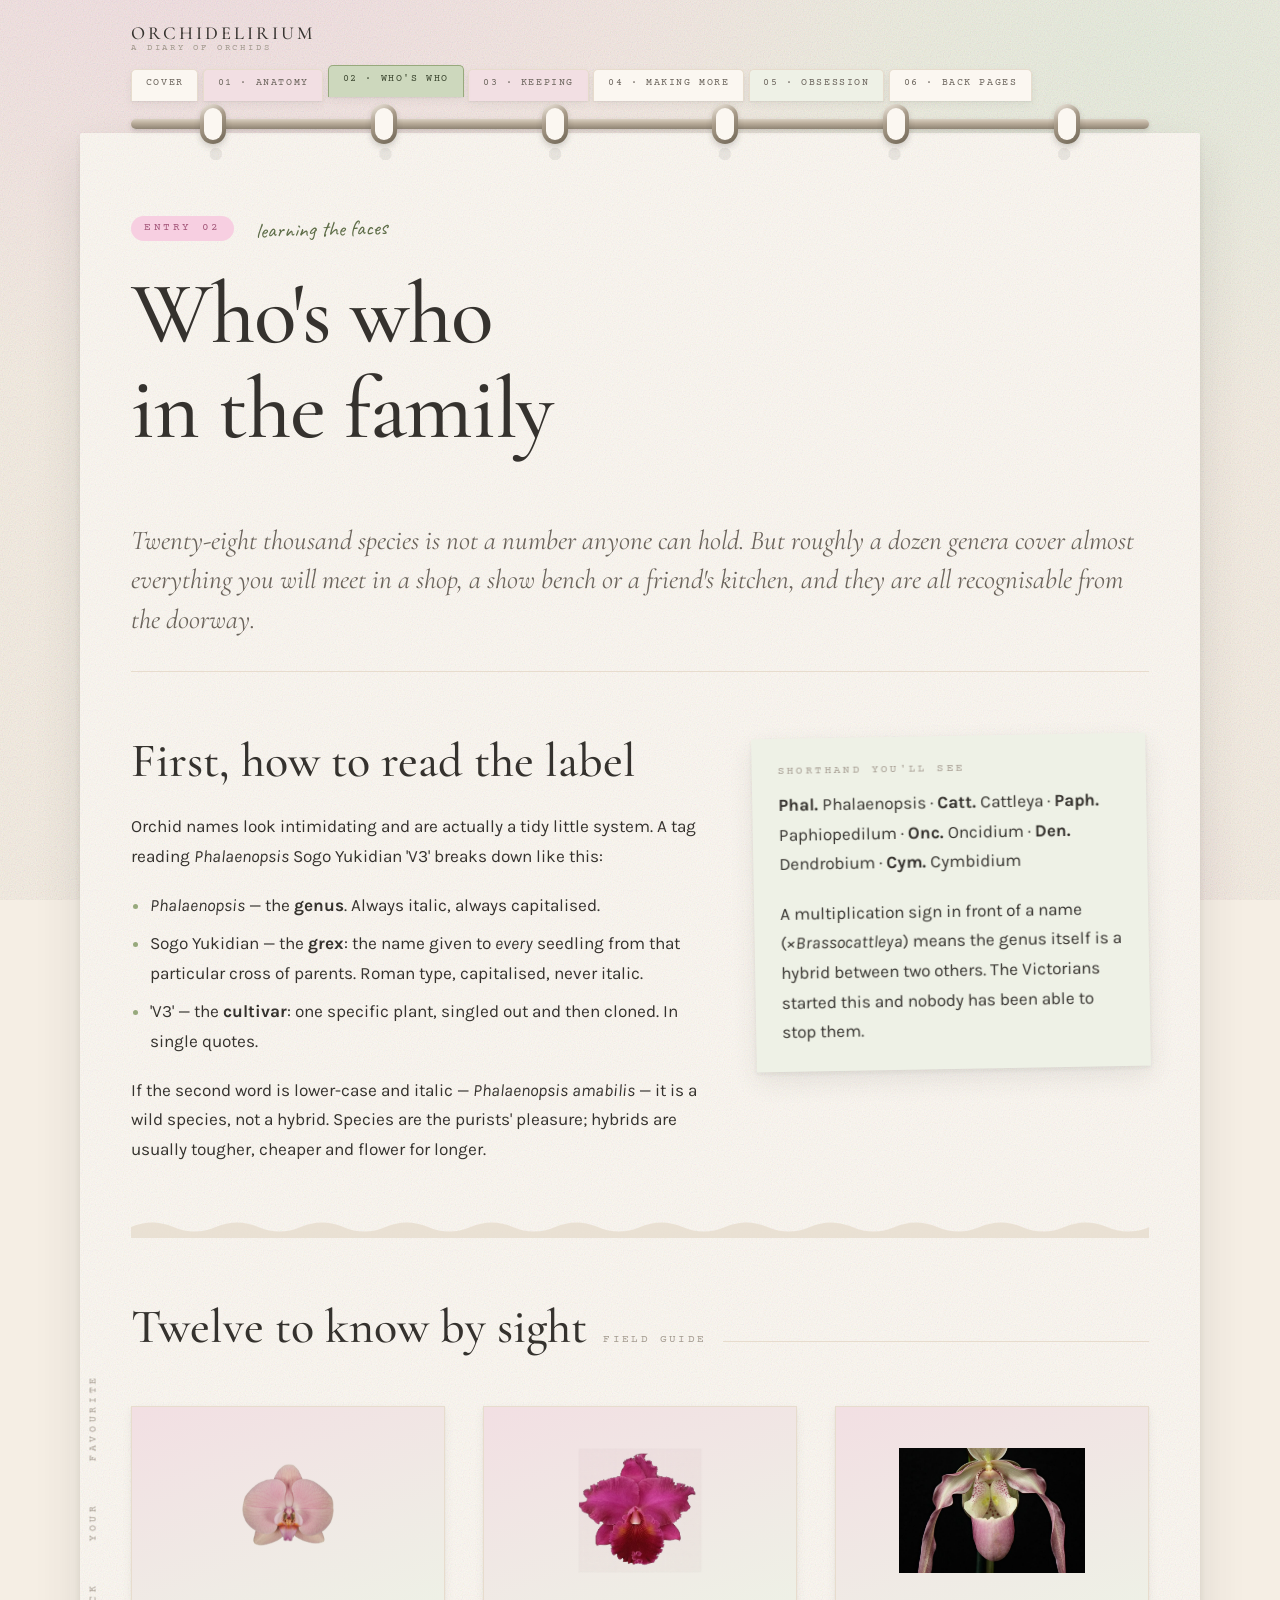
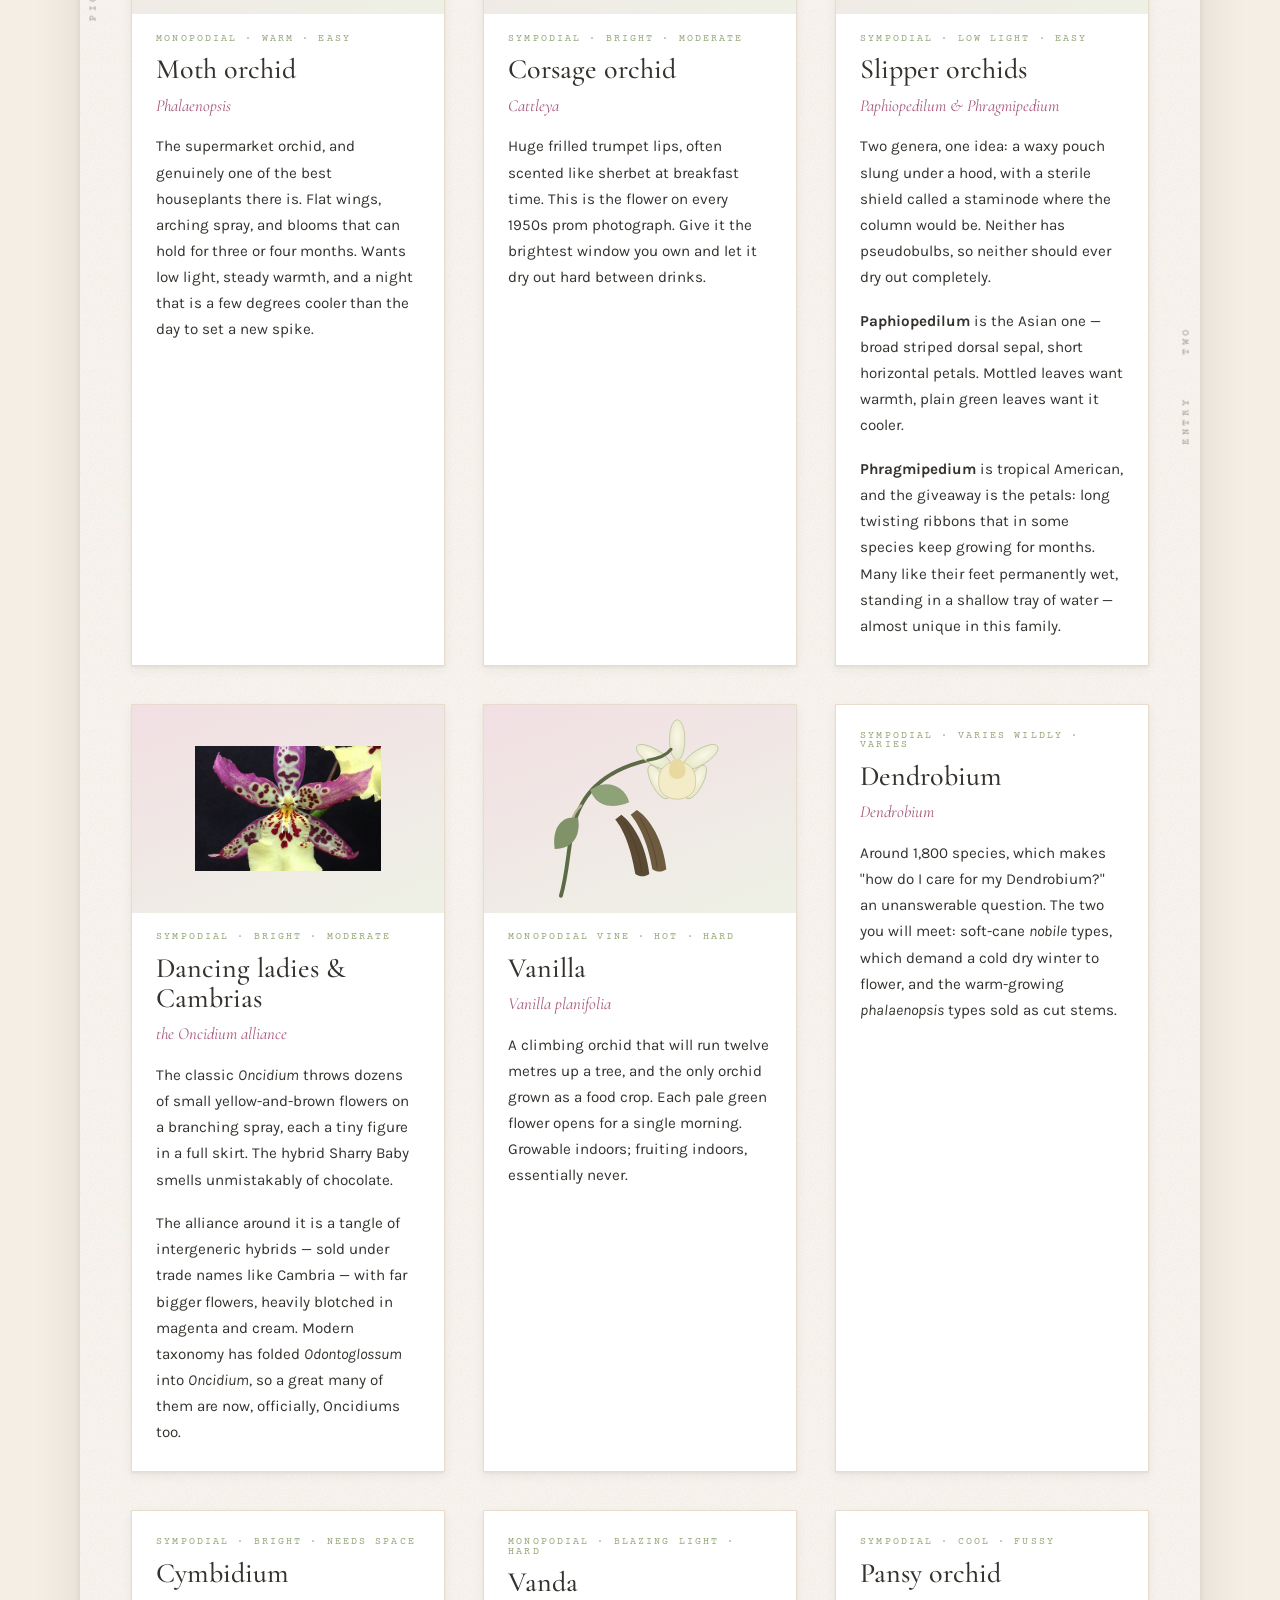
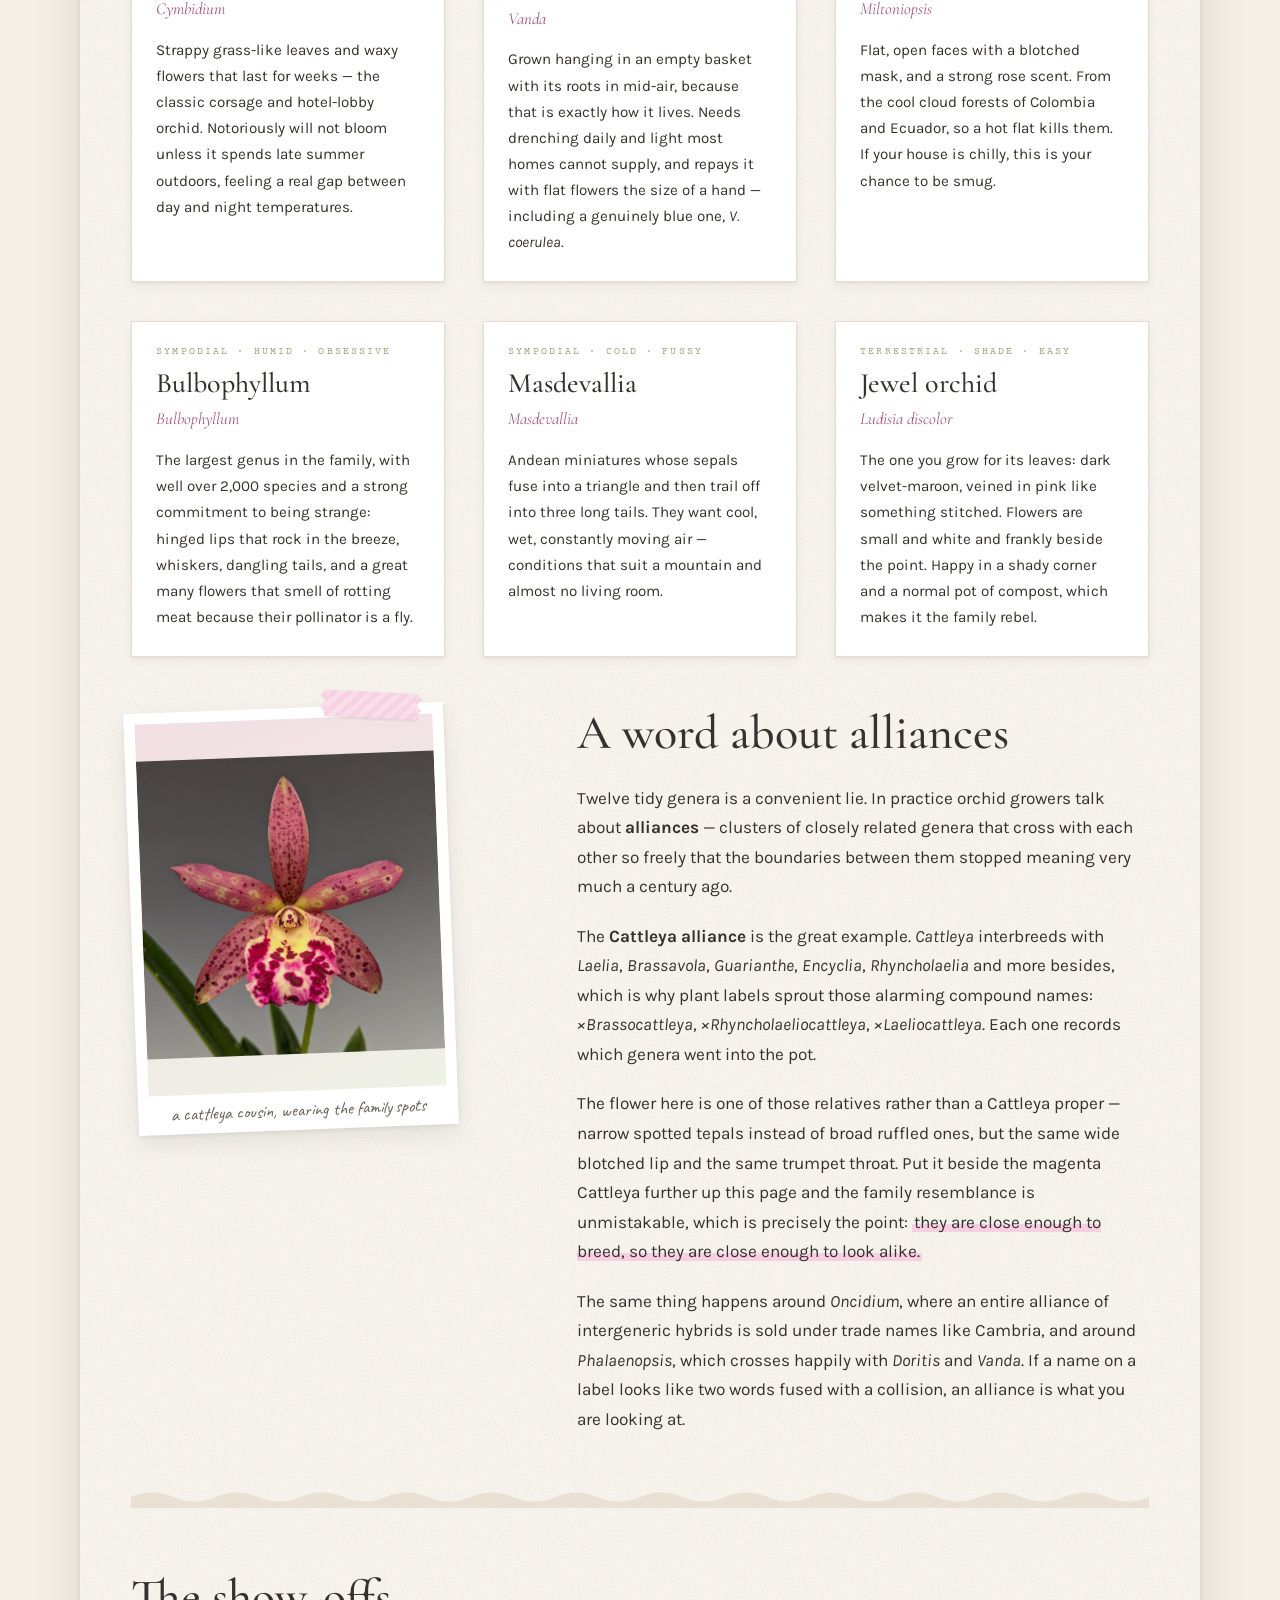
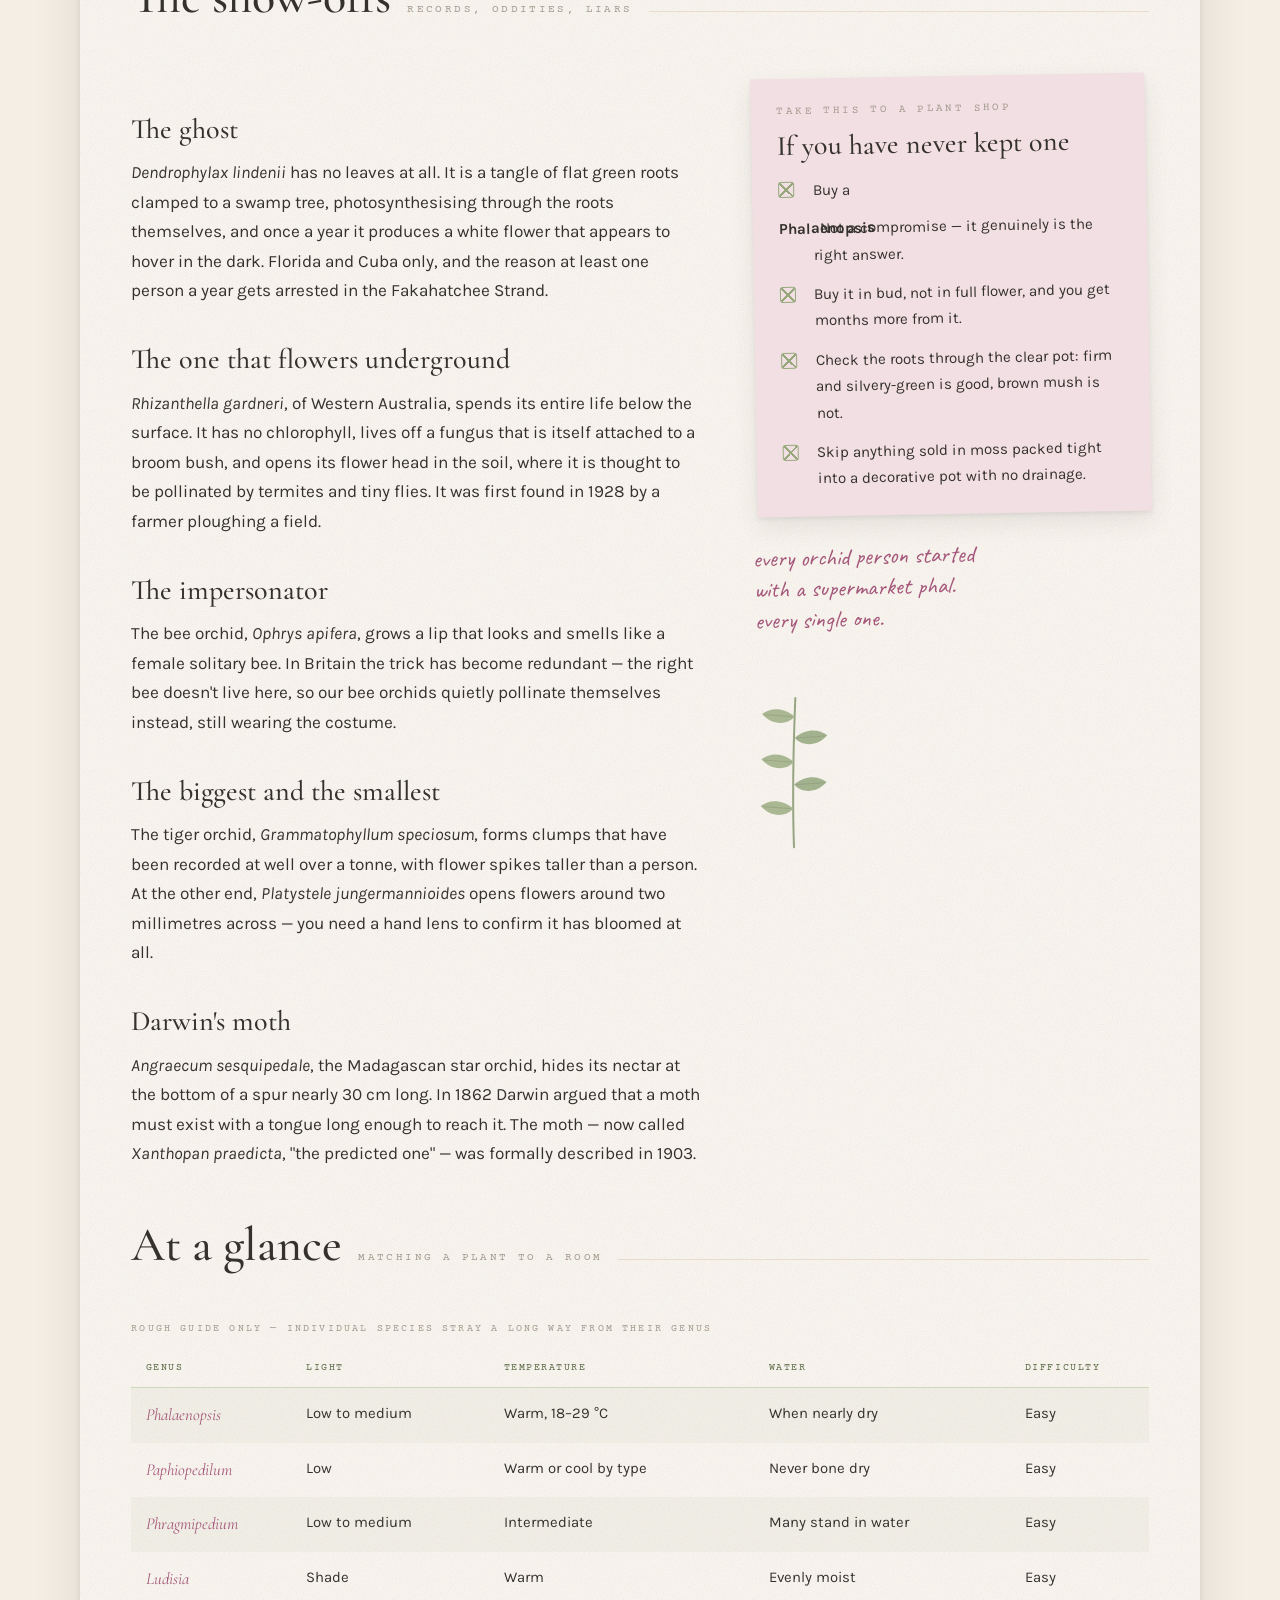
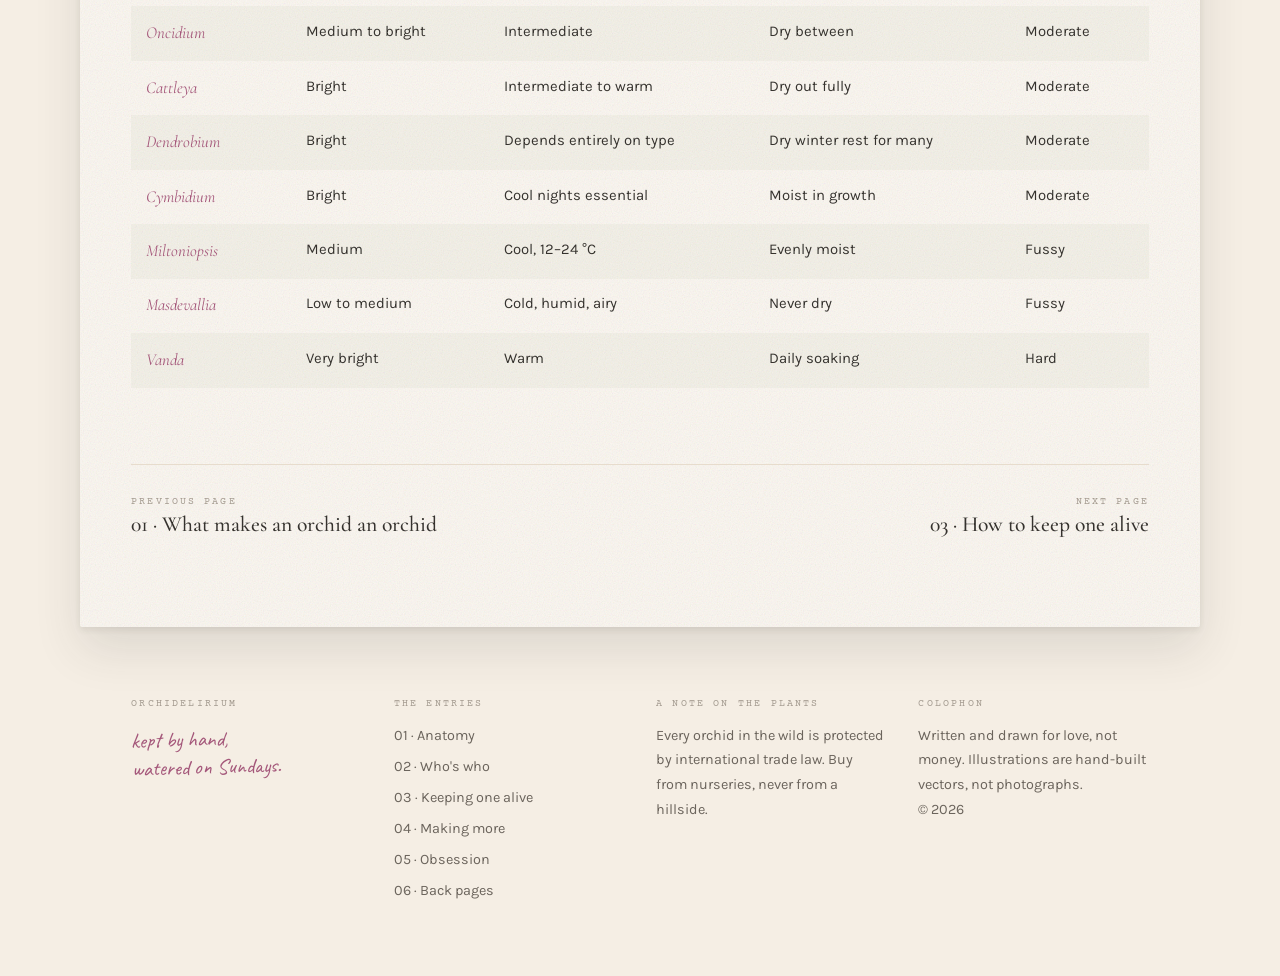
<file: species.html>
<!DOCTYPE html>
<html lang="en">
<head>
<meta charset="utf-8">
<meta name="viewport" content="width=device-width, initial-scale=1">
<title>02 · Who's who in the family — Orchidelirium</title>
<meta name="description" content="A field guide to twelve orchid genera worth knowing by sight, plus the record-breakers and impostors of the orchid family.">
<link rel="preconnect" href="https://fonts.googleapis.com">
<link rel="preconnect" href="https://fonts.gstatic.com" crossorigin>
<link href="https://fonts.googleapis.com/css2?family=Caveat:wght@400;600&family=Cormorant+Garamond:ital,wght@0,400;0,500;1,400;1,500&family=Courier+Prime:wght@400;700&family=Karla:wght@400;500;700&display=swap" rel="stylesheet">
<link rel="stylesheet" href="assets/css/style.css">
<link rel="icon" href="data:image/svg+xml,<svg xmlns='http://www.w3.org/2000/svg' viewBox='0 0 100 100'><text y='.9em' font-size='90'>&#127800;</text></svg>">
</head>
<body>

<a class="skip" href="#main">Skip to the page</a>

<header class="binder">
  <div class="binder__inner">
    <div class="binder__bar">
      <a class="brand" href="index.html"><b>Orchidelirium</b><span>a diary of orchids</span></a>
      <button class="menu-btn" type="button" aria-expanded="false" aria-controls="tabs">Contents</button>
      <ul class="tabs" id="tabs">
        <li><a href="index.html">Cover</a></li>
        <li><a href="anatomy.html">01 · Anatomy</a></li>
        <li><a href="species.html" aria-current="page">02 · Who's who</a></li>
        <li><a href="care.html">03 · Keeping</a></li>
        <li><a href="propagation.html">04 · Making more</a></li>
        <li><a href="history.html">05 · Obsession</a></li>
        <li><a href="glossary.html">06 · Back pages</a></li>
      </ul>
    </div>
  </div>
  <div class="rings" aria-hidden="true">
    <span class="ring"></span><span class="ring"></span><span class="ring"></span>
    <span class="ring"></span><span class="ring"></span><span class="ring"></span>
  </div>
</header>

<main class="sheet" id="main">
  <div class="margin-note" aria-hidden="true"><span>PICK</span><span>YOUR</span><span>FAVOURITE</span></div>
  <div class="margin-note margin-note--right" aria-hidden="true"><span>ENTRY</span><span>TWO</span></div>

  <header class="entry-head">
    <div class="entry-meta">
      <span class="entry-no">Entry 02</span>
      <span class="entry-date">learning the faces</span>
    </div>
    <h1>Who's who<br>in the family</h1>
    <p class="lede">Twenty-eight thousand species is not a number anyone can hold. But roughly a dozen genera cover almost everything you will meet in a shop, a show bench or a friend's kitchen, and they are all recognisable from the doorway.</p>
  </header>

  <div class="stack">

    <!-- ---------- how to read a label ---------- -->
    <section class="spread reveal">
      <div class="prose">
        <h2>First, how to read the label</h2>
        <p>Orchid names look intimidating and are actually a tidy little system. A tag reading <span class="latin">Phalaenopsis</span> Sogo Yukidian 'V3' breaks down like this:</p>
        <ul>
          <li><span class="latin">Phalaenopsis</span> &mdash; the <strong>genus</strong>. Always italic, always capitalised.</li>
          <li>Sogo Yukidian &mdash; the <strong>grex</strong>: the name given to <em>every</em> seedling from that particular cross of parents. Roman type, capitalised, never italic.</li>
          <li>'V3' &mdash; the <strong>cultivar</strong>: one specific plant, singled out and then cloned. In single quotes.</li>
        </ul>
        <p>If the second word is lower-case and italic &mdash; <span class="latin">Phalaenopsis amabilis</span> &mdash; it is a wild species, not a hybrid. Species are the purists' pleasure; hybrids are usually tougher, cheaper and flower for longer.</p>
      </div>
      <div class="aside-stack">
        <div class="note note--green">
          <span class="label">Shorthand you'll see</span>
          <p><strong>Phal.</strong> Phalaenopsis &middot; <strong>Catt.</strong> Cattleya &middot; <strong>Paph.</strong> Paphiopedilum &middot; <strong>Onc.</strong> Oncidium &middot; <strong>Den.</strong> Dendrobium &middot; <strong>Cym.</strong> Cymbidium</p>
          <p style="margin-top:.9rem">A multiplication sign in front of a name (<span class="latin">&times;Brassocattleya</span>) means the genus itself is a hybrid between two others. The Victorians started this and nobody has been able to stop them.</p>
        </div>
      </div>
    </section>

    <div class="torn" aria-hidden="true"></div>

    <!-- ---------- the twelve ---------- -->
    <section class="reveal">
      <div class="section-head">
        <h2>Twelve to know by sight</h2>
        <span class="label">field guide</span>
      </div>

      <div class="grid">

        <article class="card">
          <div class="card__fig card__fig--cutout"><img src="assets/img/phal-blush.jpg" alt="" width="1200" height="1500" loading="lazy"></div>
          <span class="card__kicker">Monopodial &middot; warm &middot; easy</span>
          <h3>Moth orchid</h3>
          <span class="card__latin">Phalaenopsis</span>
          <p>The supermarket orchid, and genuinely one of the best houseplants there is. Flat wings, arching spray, and blooms that can hold for three or four months. Wants low light, steady warmth, and a night that is a few degrees cooler than the day to set a new spike.</p>
        </article>

        <article class="card">
          <div class="card__fig card__fig--cutout"><img src="assets/img/cattleya_3.jpg" alt="" width="1200" height="1200" loading="lazy"></div>
          <span class="card__kicker">Sympodial &middot; bright &middot; moderate</span>
          <h3>Corsage orchid</h3>
          <span class="card__latin">Cattleya</span>
          <p>Huge frilled trumpet lips, often scented like sherbet at breakfast time. This is the flower on every 1950s prom photograph. Give it the brightest window you own and let it dry out hard between drinks.</p>
        </article>

        <article class="card">
          <div class="card__fig card__fig--fill"><img src="assets/img/paphiopedilum_3.jpg" alt="" width="736" height="1308" style="object-position:center 63%" loading="lazy"></div>
          <span class="card__kicker">Sympodial &middot; low light &middot; easy</span>
          <h3>Slipper orchids</h3>
          <span class="card__latin">Paphiopedilum &amp; Phragmipedium</span>
          <p>Two genera, one idea: a waxy pouch slung under a hood, with a sterile shield called a staminode where the column would be. Neither has pseudobulbs, so neither should ever dry out completely.</p>
          <p><strong>Paphiopedilum</strong> is the Asian one &mdash; broad striped dorsal sepal, short horizontal petals. Mottled leaves want warmth, plain green leaves want it cooler.</p>
          <p><strong>Phragmipedium</strong> is tropical American, and the giveaway is the petals: long twisting ribbons that in some species keep growing for months. Many like their feet permanently wet, standing in a shallow tray of water &mdash; almost unique in this family.</p>
        </article>

        <article class="card">
          <div class="card__fig card__fig--fill"><img src="assets/img/oncidium_3.jpg" alt="" width="474" height="479" loading="lazy"></div>
          <span class="card__kicker">Sympodial &middot; bright &middot; moderate</span>
          <h3>Dancing ladies &amp; Cambrias</h3>
          <span class="card__latin">the Oncidium alliance</span>
          <p>The classic <span class="latin">Oncidium</span> throws dozens of small yellow-and-brown flowers on a branching spray, each a tiny figure in a full skirt. The hybrid Sharry Baby smells unmistakably of chocolate.</p>
          <p>The alliance around it is a tangle of intergeneric hybrids &mdash; sold under trade names like Cambria &mdash; with far bigger flowers, heavily blotched in magenta and cream. Modern taxonomy has folded <span class="latin">Odontoglossum</span> into <span class="latin">Oncidium</span>, so a great many of them are now, officially, Oncidiums too.</p>
        </article>

        <article class="card">
          <div class="card__fig"><img src="assets/img/vanilla.svg" alt="" width="240" height="240" loading="lazy"></div>
          <span class="card__kicker">Monopodial vine &middot; hot &middot; hard</span>
          <h3>Vanilla</h3>
          <span class="card__latin">Vanilla planifolia</span>
          <p>A climbing orchid that will run twelve metres up a tree, and the only orchid grown as a food crop. Each pale green flower opens for a single morning. Growable indoors; fruiting indoors, essentially never.</p>
        </article>

        <article class="card">
          <span class="card__kicker">Sympodial &middot; varies wildly &middot; varies</span>
          <h3>Dendrobium</h3>
          <span class="card__latin">Dendrobium</span>
          <p>Around 1,800 species, which makes "how do I care for my Dendrobium?" an unanswerable question. The two you will meet: soft-cane <span class="latin">nobile</span> types, which demand a cold dry winter to flower, and the warm-growing <span class="latin">phalaenopsis</span> types sold as cut stems.</p>
        </article>

        <article class="card">
          <span class="card__kicker">Sympodial &middot; bright &middot; needs space</span>
          <h3>Cymbidium</h3>
          <span class="card__latin">Cymbidium</span>
          <p>Strappy grass-like leaves and waxy flowers that last for weeks &mdash; the classic corsage and hotel-lobby orchid. Notoriously will not bloom unless it spends late summer outdoors, feeling a real gap between day and night temperatures.</p>
        </article>

        <article class="card">
          <span class="card__kicker">Monopodial &middot; blazing light &middot; hard</span>
          <h3>Vanda</h3>
          <span class="card__latin">Vanda</span>
          <p>Grown hanging in an empty basket with its roots in mid-air, because that is exactly how it lives. Needs drenching daily and light most homes cannot supply, and repays it with flat flowers the size of a hand &mdash; including a genuinely blue one, <span class="latin">V. coerulea</span>.</p>
        </article>

        <article class="card">
          <span class="card__kicker">Sympodial &middot; cool &middot; fussy</span>
          <h3>Pansy orchid</h3>
          <span class="card__latin">Miltoniopsis</span>
          <p>Flat, open faces with a blotched mask, and a strong rose scent. From the cool cloud forests of Colombia and Ecuador, so a hot flat kills them. If your house is chilly, this is your chance to be smug.</p>
        </article>

        <article class="card">
          <span class="card__kicker">Sympodial &middot; humid &middot; obsessive</span>
          <h3>Bulbophyllum</h3>
          <span class="card__latin">Bulbophyllum</span>
          <p>The largest genus in the family, with well over 2,000 species and a strong commitment to being strange: hinged lips that rock in the breeze, whiskers, dangling tails, and a great many flowers that smell of rotting meat because their pollinator is a fly.</p>
        </article>

        <article class="card">
          <span class="card__kicker">Sympodial &middot; cold &middot; fussy</span>
          <h3>Masdevallia</h3>
          <span class="card__latin">Masdevallia</span>
          <p>Andean miniatures whose sepals fuse into a triangle and then trail off into three long tails. They want cool, wet, constantly moving air &mdash; conditions that suit a mountain and almost no living room.</p>
        </article>

        <article class="card">
          <span class="card__kicker">Terrestrial &middot; shade &middot; easy</span>
          <h3>Jewel orchid</h3>
          <span class="card__latin">Ludisia discolor</span>
          <p>The one you grow for its leaves: dark velvet-maroon, veined in pink like something stitched. Flowers are small and white and frankly beside the point. Happy in a shady corner and a normal pot of compost, which makes it the family rebel.</p>
        </article>

      </div>
    </section>

    <!-- ---------- alliances ---------- -->
    <section class="spread spread--flip reveal">
      <div class="aside-stack">
        <figure class="photo photo--tilt-l" style="width:100%;max-width:320px">
          <span class="tape tape--tr" aria-hidden="true"></span>
          <div class="photo__img photo__img--cutout"><img src="assets/img/oncidium_2.jpg" alt="A spotted orchid with narrow rose-and-olive tepals and a broad lip blotched in magenta and cream." width="736" height="736" loading="lazy"></div>
          <figcaption>a cattleya cousin, wearing the family spots</figcaption>
        </figure>
      </div>

      <div class="prose">
        <h2>A word about alliances</h2>
        <p>Twelve tidy genera is a convenient lie. In practice orchid growers talk about <strong>alliances</strong> &mdash; clusters of closely related genera that cross with each other so freely that the boundaries between them stopped meaning very much a century ago.</p>
        <p>The <strong>Cattleya alliance</strong> is the great example. <span class="latin">Cattleya</span> interbreeds with <span class="latin">Laelia</span>, <span class="latin">Brassavola</span>, <span class="latin">Guarianthe</span>, <span class="latin">Encyclia</span>, <span class="latin">Rhyncholaelia</span> and more besides, which is why plant labels sprout those alarming compound names: <span class="latin">&times;Brassocattleya</span>, <span class="latin">&times;Rhyncholaeliocattleya</span>, <span class="latin">&times;Laeliocattleya</span>. Each one records which genera went into the pot.</p>
        <p>The flower here is one of those relatives rather than a Cattleya proper &mdash; narrow spotted tepals instead of broad ruffled ones, but the same wide blotched lip and the same trumpet throat. Put it beside the magenta Cattleya further up this page and the family resemblance is unmistakable, which is precisely the point: <mark>they are close enough to breed, so they are close enough to look alike.</mark></p>
        <p>The same thing happens around <span class="latin">Oncidium</span>, where an entire alliance of intergeneric hybrids is sold under trade names like Cambria, and around <span class="latin">Phalaenopsis</span>, which crosses happily with <span class="latin">Doritis</span> and <span class="latin">Vanda</span>. If a name on a label looks like two words fused with a collision, an alliance is what you are looking at.</p>
      </div>
    </section>

    <div class="torn" aria-hidden="true"></div>

    <!-- ---------- record holders ---------- -->
    <section class="reveal">
      <div class="section-head">
        <h2>The show-offs</h2>
        <span class="label">records, oddities, liars</span>
      </div>

      <div class="spread">
        <div class="prose">
          <h3>The ghost</h3>
          <p><span class="latin">Dendrophylax lindenii</span> has no leaves at all. It is a tangle of flat green roots clamped to a swamp tree, photosynthesising through the roots themselves, and once a year it produces a white flower that appears to hover in the dark. Florida and Cuba only, and the reason at least one person a year gets arrested in the Fakahatchee Strand.</p>

          <h3>The one that flowers underground</h3>
          <p><span class="latin">Rhizanthella gardneri</span>, of Western Australia, spends its entire life below the surface. It has no chlorophyll, lives off a fungus that is itself attached to a broom bush, and opens its flower head in the soil, where it is thought to be pollinated by termites and tiny flies. It was first found in 1928 by a farmer ploughing a field.</p>

          <h3>The impersonator</h3>
          <p>The bee orchid, <span class="latin">Ophrys apifera</span>, grows a lip that looks and smells like a female solitary bee. In Britain the trick has become redundant &mdash; the right bee doesn't live here, so our bee orchids quietly pollinate themselves instead, still wearing the costume.</p>

          <h3>The biggest and the smallest</h3>
          <p>The tiger orchid, <span class="latin">Grammatophyllum speciosum</span>, forms clumps that have been recorded at well over a tonne, with flower spikes taller than a person. At the other end, <span class="latin">Platystele jungermannioides</span> opens flowers around two millimetres across &mdash; you need a hand lens to confirm it has bloomed at all.</p>

          <h3>Darwin's moth</h3>
          <p><span class="latin">Angraecum sesquipedale</span>, the Madagascan star orchid, hides its nectar at the bottom of a spur nearly 30&nbsp;cm long. In 1862 Darwin argued that a moth must exist with a tongue long enough to reach it. The moth &mdash; now called <span class="latin">Xanthopan praedicta</span>, "the predicted one" &mdash; was formally described in 1903.</p>
        </div>

        <div class="aside-stack">
          <div class="note">
            <span class="label">Take this to a plant shop</span>
            <h3>If you have never kept one</h3>
            <ul class="checklist" style="margin-top:1rem">
              <li>Buy a <strong>Phalaenopsis</strong>. Not a compromise &mdash; it genuinely is the right answer.</li>
              <li>Buy it in bud, not in full flower, and you get months more from it.</li>
              <li>Check the roots through the clear pot: firm and silvery-green is good, brown mush is not.</li>
              <li>Skip anything sold in moss packed tight into a decorative pot with no drainage.</li>
            </ul>
          </div>
          <p class="hand">every orchid person started<br>with a supermarket phal.<br>every single one.</p>
          <img src="assets/img/sprig.svg" alt="" width="120" height="240" style="width:80px;opacity:.8" loading="lazy">
        </div>
      </div>
    </section>

    <!-- ---------- comparison table ---------- -->
    <section class="reveal">
      <div class="section-head">
        <h2>At a glance</h2>
        <span class="label">matching a plant to a room</span>
      </div>
      <div class="table-wrap">
        <table>
          <caption>Rough guide only &mdash; individual species stray a long way from their genus</caption>
          <thead>
            <tr>
              <th scope="col">Genus</th><th scope="col">Light</th><th scope="col">Temperature</th>
              <th scope="col">Water</th><th scope="col">Difficulty</th>
            </tr>
          </thead>
          <tbody>
            <tr><td>Phalaenopsis</td><td>Low to medium</td><td>Warm, 18&ndash;29&nbsp;&deg;C</td><td>When nearly dry</td><td>Easy</td></tr>
            <tr><td>Paphiopedilum</td><td>Low</td><td>Warm or cool by type</td><td>Never bone dry</td><td>Easy</td></tr>
            <tr><td>Phragmipedium</td><td>Low to medium</td><td>Intermediate</td><td>Many stand in water</td><td>Easy</td></tr>
            <tr><td>Ludisia</td><td>Shade</td><td>Warm</td><td>Evenly moist</td><td>Easy</td></tr>
            <tr><td>Oncidium</td><td>Medium to bright</td><td>Intermediate</td><td>Dry between</td><td>Moderate</td></tr>
            <tr><td>Cattleya</td><td>Bright</td><td>Intermediate to warm</td><td>Dry out fully</td><td>Moderate</td></tr>
            <tr><td>Dendrobium</td><td>Bright</td><td>Depends entirely on type</td><td>Dry winter rest for many</td><td>Moderate</td></tr>
            <tr><td>Cymbidium</td><td>Bright</td><td>Cool nights essential</td><td>Moist in growth</td><td>Moderate</td></tr>
            <tr><td>Miltoniopsis</td><td>Medium</td><td>Cool, 12&ndash;24&nbsp;&deg;C</td><td>Evenly moist</td><td>Fussy</td></tr>
            <tr><td>Masdevallia</td><td>Low to medium</td><td>Cold, humid, airy</td><td>Never dry</td><td>Fussy</td></tr>
            <tr><td>Vanda</td><td>Very bright</td><td>Warm</td><td>Daily soaking</td><td>Hard</td></tr>
          </tbody>
        </table>
      </div>
    </section>

  </div>

  <nav class="page-turn" aria-label="Diary pages">
    <a href="anatomy.html"><span>Previous page</span><b>01 &middot; What makes an orchid an orchid</b></a>
    <a href="care.html"><span>Next page</span><b>03 &middot; How to keep one alive</b></a>
  </nav>
</main>

<footer class="colophon">
  <div>
    <h4>Orchidelirium</h4>
    <p class="hand">kept by hand,<br>watered on Sundays.</p>
  </div>
  <div>
    <h4>The entries</h4>
    <ul>
      <li><a href="anatomy.html">01 &middot; Anatomy</a></li>
      <li><a href="species.html">02 &middot; Who's who</a></li>
      <li><a href="care.html">03 &middot; Keeping one alive</a></li>
      <li><a href="propagation.html">04 &middot; Making more</a></li>
      <li><a href="history.html">05 &middot; Obsession</a></li>
      <li><a href="glossary.html">06 &middot; Back pages</a></li>
    </ul>
  </div>
  <div>
    <h4>A note on the plants</h4>
    <p>Every orchid in the wild is protected by international trade law. Buy from nurseries, never from a hillside.</p>
  </div>
  <div>
    <h4>Colophon</h4>
    <p>Written and drawn for love, not money. Illustrations are hand-built vectors, not photographs.<br>&copy; <span id="year">2026</span></p>
  </div>
</footer>

<script src="assets/js/main.js" defer></script>
</body>
</html>
</file>
<file: assets/css/style.css>
/* =========================================================
   ORCHIDELIRIUM — a diary of orchids
   Palette taken from the mood boards:
   Pantone 13-3207 Cherry Blossom + Pantone 15-6313 Laurel Green
   ========================================================= */

/* ---------- 1. Tokens ---------- */

:root {
  /* paper */
  --paper:        #fbf7f1;
  --paper-warm:   #f5eee4;
  --paper-edge:   #e7dccd;

  /* pinks */
  --blossom:      #f7cfe1;  /* Pantone 13-3207 */
  --blush:        #f2dfe3;
  --rose:         #e5a6c1;
  --plum:         #a4577a;
  --plum-deep:    #6f3450;

  /* greens */
  --laurel:       #97a97c;  /* Pantone 15-6313 */
  --laurel-pale:  #cdd8bd;
  --moss:         #5c6b46;
  --moss-deep:    #3c4730;

  /* ink */
  --ink:          #35322e;
  --ink-soft:     #6b645c;
  --ink-faint:    #a49b90;

  /* type */
  --display: "Cormorant Garamond", Georgia, "Times New Roman", serif;
  --hand:    "Caveat", "Segoe Script", cursive;
  --label:   "Courier Prime", "Courier New", monospace;
  --body:    "Karla", "Helvetica Neue", Arial, sans-serif;

  /* structure */
  --sheet:   1120px;
  --gutter:  clamp(1.25rem, 4vw, 3.5rem);
  --radius:  2px;

  /* shadows — paper lifting off paper, never a UI drop shadow */
  --lift-sm: 0 1px 2px rgba(53, 50, 46, .07), 0 4px 10px rgba(53, 50, 46, .06);
  --lift-md: 0 2px 4px rgba(53, 50, 46, .08), 0 10px 24px rgba(53, 50, 46, .09);
  --lift-lg: 0 3px 6px rgba(53, 50, 46, .09), 0 22px 48px rgba(53, 50, 46, .12);

  /* grain */
  --grain: url("data:image/svg+xml,%3Csvg xmlns='http://www.w3.org/2000/svg' width='180' height='180'%3E%3Cfilter id='n'%3E%3CfeTurbulence type='fractalNoise' baseFrequency='0.85' numOctaves='4' stitchTiles='stitch'/%3E%3C/filter%3E%3Crect width='100%25' height='100%25' filter='url(%23n)' opacity='0.45'/%3E%3C/svg%3E");
}

/* ---------- 2. Reset & base ---------- */

*, *::before, *::after { box-sizing: border-box; }

html { -webkit-text-size-adjust: 100%; scroll-behavior: smooth; }

@media (prefers-reduced-motion: reduce) {
  html { scroll-behavior: auto; }
  *, *::before, *::after {
    animation-duration: .001ms !important;
    animation-iteration-count: 1 !important;
    transition-duration: .001ms !important;
  }
}

body {
  margin: 0;
  font-family: var(--body);
  font-size: clamp(1rem, .96rem + .2vw, 1.075rem);
  line-height: 1.72;
  color: var(--ink);
  background: var(--paper-warm);
  overflow-x: hidden;
}

/* the desk the diary sits on */
body::before {
  content: "";
  position: fixed;
  inset: 0;
  z-index: -2;
  background:
    radial-gradient(1200px 800px at 15% -10%, var(--blush) 0%, transparent 60%),
    radial-gradient(1000px 700px at 90% 5%,  #e8eddf 0%, transparent 55%),
    radial-gradient(900px 900px at 60% 110%, var(--blossom) 0%, transparent 55%),
    var(--paper-warm);
}
body::after {
  content: "";
  position: fixed;
  inset: 0;
  z-index: -1;
  background-image: var(--grain);
  opacity: .5;
  mix-blend-mode: multiply;
  pointer-events: none;
}

img, svg { max-width: 100%; height: auto; display: block; }

/* the UA default of `1em 40px` on figure quietly narrows every taped photo */
figure { margin: 0; }

a { color: var(--plum); text-decoration-thickness: 1px; text-underline-offset: .18em; }
a:hover { color: var(--plum-deep); }

:focus-visible {
  outline: 2px dashed var(--plum);
  outline-offset: 3px;
}

.skip {
  position: absolute; left: -9999px;
  background: var(--paper); color: var(--ink);
  padding: .6rem 1rem; z-index: 999; font-family: var(--label);
}
.skip:focus { left: 1rem; top: 1rem; }

.visually-hidden {
  position: absolute; width: 1px; height: 1px;
  margin: -1px; padding: 0; overflow: hidden;
  clip: rect(0 0 0 0); white-space: nowrap; border: 0;
}

/* ---------- 3. Type ---------- */

h1, h2, h3, h4 {
  font-family: var(--display);
  font-weight: 500;
  line-height: 1.08;
  margin: 0 0 .5em;
  color: var(--ink);
}

h1 { font-size: clamp(2.6rem, 1.4rem + 5.4vw, 5.5rem); letter-spacing: -.015em; }
h2 { font-size: clamp(1.9rem, 1.3rem + 2.4vw, 3rem); }
h3 { font-size: clamp(1.3rem, 1.1rem + .9vw, 1.75rem); }
h4 { font-size: 1.15rem; }

p { margin: 0 0 1.15em; }
p:last-child { margin-bottom: 0; }

.lede {
  font-family: var(--display);
  font-size: clamp(1.25rem, 1.05rem + .9vw, 1.7rem);
  line-height: 1.45;
  color: var(--ink-soft);
  font-style: italic;
}

.label {
  font-family: var(--label);
  font-size: .68rem;
  letter-spacing: .22em;
  text-transform: uppercase;
  color: var(--ink-faint);
}

.hand {
  font-family: var(--hand);
  font-size: 1.5rem;
  line-height: 1.3;
  color: var(--plum);
  transform: rotate(-1.4deg);
}

.pull {
  font-family: var(--display);
  font-size: clamp(1.5rem, 1.2rem + 1.5vw, 2.3rem);
  font-style: italic;
  line-height: 1.28;
  color: var(--moss);
  margin: 2.5rem 0;
  padding-left: 1.4rem;
  border-left: 3px solid var(--laurel-pale);
}
.pull cite {
  display: block;
  margin-top: .7rem;
  font: 400 .7rem/1.6 var(--label);
  letter-spacing: .18em;
  text-transform: uppercase;
  font-style: normal;
  color: var(--ink-faint);
}

mark {
  background: linear-gradient(transparent 58%, var(--blossom) 58%);
  color: inherit;
  padding: 0 .12em;
}

.latin { font-style: italic; }

/* ---------- 4. The binder (site header) ---------- */

.binder {
  position: relative;
  z-index: 20;
  padding-top: clamp(.75rem, 2vw, 1.5rem);
}

.binder__inner {
  max-width: var(--sheet);
  margin: 0 auto;
  padding: 0 var(--gutter);
}

.brand {
  display: inline-flex;
  flex-direction: column;
  gap: .1rem;
  text-decoration: none;
  color: var(--ink);
}
.brand b {
  font: 500 1.15rem/1 var(--display);
  letter-spacing: .16em;
  text-transform: uppercase;
}
.brand span {
  font: 400 .58rem/1 var(--label);
  letter-spacing: .3em;
  text-transform: uppercase;
  color: var(--ink-faint);
}

.binder__bar {
  display: flex;
  align-items: flex-end;
  justify-content: space-between;
  gap: 1rem;
  flex-wrap: wrap;
}

/* index tabs */
.tabs {
  display: flex;
  align-items: flex-end;
  gap: .3rem;
  list-style: none;
  margin: 0;
  padding: 0;
}
.tabs a {
  display: block;
  padding: .5rem .85rem .8rem;
  font: 400 .62rem/1 var(--label);
  letter-spacing: .16em;
  text-transform: uppercase;
  text-decoration: none;
  color: var(--ink-soft);
  background: var(--paper);
  border: 1px solid var(--paper-edge);
  border-bottom: none;
  border-radius: 5px 5px 0 0;
  box-shadow: var(--lift-sm);
  transition: transform .18s ease, background .18s ease, color .18s ease;
}
.tabs a:hover { transform: translateY(-3px); background: #fff; color: var(--plum); }
.tabs a[aria-current="page"] {
  background: var(--laurel-pale);
  border-color: var(--laurel);
  color: var(--moss-deep);
  transform: translateY(-4px);
}
.tabs li:nth-child(2n) a { background: var(--blush); }
.tabs li:nth-child(3n) a { background: #eef1e6; }
.tabs li:nth-child(2n) a[aria-current="page"],
.tabs li:nth-child(3n) a[aria-current="page"] { background: var(--laurel-pale); }

/* mobile menu button */
.menu-btn {
  display: none;
  font: 400 .65rem/1 var(--label);
  letter-spacing: .2em;
  text-transform: uppercase;
  background: var(--paper);
  color: var(--ink);
  border: 1px solid var(--paper-edge);
  border-radius: 999px;
  padding: .65rem 1.1rem;
  cursor: pointer;
  box-shadow: var(--lift-sm);
}

/* the rings that bind every page */
.rings {
  max-width: var(--sheet);
  margin: 0 auto;
  padding: 0 calc(var(--gutter) - .25rem);
  display: flex;
  justify-content: space-around;
  align-items: center;
  height: 46px;
  position: relative;
  z-index: 5;
  pointer-events: none;
}
.rings::before {
  content: "";
  position: absolute;
  left: var(--gutter); right: var(--gutter);
  top: 50%;
  height: 10px;
  transform: translateY(-50%);
  border-radius: 5px;
  background: linear-gradient(180deg, #d9cfc0, #b8ab99 45%, #8f8474);
  box-shadow: 0 2px 5px rgba(53, 50, 46, .18);
}
.ring {
  position: relative;
  width: 26px; height: 40px;
  border: 4px solid transparent;
  border-radius: 13px;
  background:
    linear-gradient(var(--paper), var(--paper)) padding-box,
    linear-gradient(150deg, #f2ece3, #a89b89 40%, #6f6555) border-box;
  box-shadow: 0 3px 6px rgba(53, 50, 46, .2);
}
.ring::after {
  content: "";
  position: absolute;
  inset: 40% 20% 8% 20%;
  border-radius: 0 0 10px 10px;
  background: transparent;
}

/* ---------- 5. The sheet (page body) ---------- */

.sheet {
  position: relative;
  max-width: var(--sheet);
  margin: -14px auto 0;
  padding: clamp(2.5rem, 6vw, 5rem) var(--gutter) clamp(3rem, 7vw, 6rem);
  background: var(--paper);
  border-radius: var(--radius);
  box-shadow: var(--lift-lg);
}
.sheet::before {
  content: "";
  position: absolute;
  inset: 0;
  background-image: var(--grain);
  opacity: .35;
  mix-blend-mode: multiply;
  border-radius: inherit;
  pointer-events: none;
}
/* punched holes along the top of the sheet */
.sheet::after {
  content: "";
  position: absolute;
  top: 14px; left: var(--gutter); right: var(--gutter);
  height: 14px;
  background-image: radial-gradient(circle at center, rgba(53,50,46,.16) 0 6px, transparent 6.5px);
  background-size: calc(100% / 6) 100%;
  background-repeat: repeat-x;
  pointer-events: none;
  opacity: .5;
}

.sheet > * { position: relative; z-index: 1; }

/* margin words, like the boards */
.margin-note {
  position: absolute;
  left: .55rem;
  top: 18%;
  writing-mode: vertical-rl;
  transform: rotate(180deg);
  font: 400 .6rem/1 var(--label);
  letter-spacing: .38em;
  text-transform: uppercase;
  color: var(--ink-faint);
  display: flex;
  gap: 2.6rem;
  z-index: 2;
  pointer-events: none;
}
.margin-note--right {
  left: auto; right: .55rem;
  top: 26%;
}
@media (max-width: 900px) { .margin-note { display: none; } }

/* ---------- 6. Entry header ---------- */

.entry-head {
  display: grid;
  gap: 1.25rem;
  margin-bottom: clamp(2.5rem, 5vw, 4rem);
  padding-bottom: 2rem;
  border-bottom: 1px solid var(--paper-edge);
}

.entry-meta {
  display: flex;
  flex-wrap: wrap;
  align-items: center;
  gap: .6rem 1.4rem;
}
.entry-no {
  font: 400 .68rem/1 var(--label);
  letter-spacing: .24em;
  text-transform: uppercase;
  color: var(--plum);
  background: var(--blossom);
  padding: .45rem .8rem;
  border-radius: 999px;
}
.entry-date {
  font-family: var(--hand);
  font-size: 1.35rem;
  color: var(--moss);
  transform: rotate(-1.5deg);
}

/* ---------- 7. Collage furniture ---------- */

/* washi tape */
.tape {
  position: absolute;
  width: 92px; height: 26px;
  background:
    repeating-linear-gradient(135deg, rgba(255,255,255,.28) 0 5px, transparent 5px 10px),
    var(--blossom);
  opacity: .92;
  box-shadow: 0 1px 3px rgba(53,50,46,.14);
  z-index: 3;
}
.tape::before, .tape::after {
  content: "";
  position: absolute;
  top: 0; bottom: 0;
  width: 6px;
  background: inherit;
}
.tape::before { left: -5px; clip-path: polygon(100% 0, 0 22%, 100% 42%, 0 66%, 100% 84%, 60% 100%, 100% 100%); }
.tape::after  { right: -5px; clip-path: polygon(0 0, 100% 20%, 0 44%, 100% 62%, 0 86%, 100% 100%, 0 100%); }
.tape--green { background:
  repeating-linear-gradient(135deg, rgba(255,255,255,.3) 0 5px, transparent 5px 10px),
  var(--laurel-pale); }
.tape--tl { top: -13px; left: 8%;  transform: rotate(-6deg); }
.tape--tr { top: -13px; right: 8%; transform: rotate(5deg); }
.tape--bl { bottom: -13px; left: 12%; transform: rotate(4deg); }

/* taped / pinned photo */
.photo {
  position: relative;
  background: #fff;
  padding: .7rem .7rem 2.4rem;
  box-shadow: var(--lift-md);
  transition: transform .3s ease, box-shadow .3s ease;
}
.photo figcaption {
  position: absolute;
  left: .9rem; right: .9rem; bottom: .55rem;
  font-family: var(--hand);
  font-size: 1.15rem;
  line-height: 1.15;
  color: var(--ink-soft);
  text-align: center;
}
.photo:hover { transform: rotate(0deg) scale(1.015); box-shadow: var(--lift-lg); }
.photo--tilt-l { transform: rotate(-2.2deg); }
.photo--tilt-r { transform: rotate(2deg); }
.photo__img {
  background: linear-gradient(160deg, var(--blush), #eef1e6);
  aspect-ratio: 4 / 5;
  display: grid;
  place-items: center;
  overflow: hidden;
}
.photo__img > * { width: 86%; height: auto; }

/* --- real photographs, rather than the drawn orchids --- */

/* Both photo variants size the image to the frame and let object-fit do the
   rest. The aspect-ratio is restated on the image rather than inherited from
   the frame: a percentage height would not reliably resolve against a box
   whose own height comes from aspect-ratio, and `stretch` does nothing to a
   replaced element. Width is a percentage of a definite width, so it always
   resolves; aspect-ratio then gives a definite height. */
.photo__img--cutout > *,
.photo__img--fill > * {
  width: 100%;
  height: auto;
  aspect-ratio: 4 / 5;   /* matches .photo__img */
}
.card__fig--cutout > *,
.card__fig--fill > * {
  width: 100%;
  height: auto;
  aspect-ratio: 3 / 2;   /* matches .card__fig */
}

/* For a flower shot on a plain WHITE background: contain keeps the whole
   bloom visible, multiply drops the white away so it reads as a cutout
   pressed onto the page. */
.photo__img--cutout > *,
.card__fig--cutout > * {
  object-fit: contain;
  mix-blend-mode: multiply;
}

/* For a shot with a dark or busy background: fill the frame like a photo. */
.photo__img--fill,
.card__fig--fill { background: none; }
.photo__img--fill > *,
.card__fig--fill > * { object-fit: cover; }

/* two plates in one frame: the real flower and the drawn key */
.plates {
  aspect-ratio: auto;
  display: grid;
  grid-template-columns: repeat(2, minmax(0, 1fr));
  align-items: start;
  gap: .5rem;
  padding: .55rem .55rem .2rem;
}
.plates > * { width: 100%; height: auto; max-width: none; }

.plate { display: grid; gap: .35rem; justify-items: center; }
.plate > img,
.plate > svg { width: 100%; height: auto; }
/* the photograph is shot on white, so multiply drops the background away
   and both plates sit on the same tint */
.plate > img { mix-blend-mode: multiply; }
.plate__label {
  font: 400 .55rem/1.4 var(--label);
  letter-spacing: .2em;
  text-transform: uppercase;
  color: var(--ink-faint);
}

@media (max-width: 700px) {
  .plates { grid-template-columns: minmax(0, 1fr); gap: 1rem; }
}

/* Stacking above actually makes the diagram bigger, so the callouts only need
   scaling up on a genuinely narrow screen. CSS beats the SVG's presentation
   attributes, and these are user units, so they scale with the viewBox. */
@media (max-width: 430px) {
  .plate svg text { font-size: 26px; }
  .plate svg circle[r="15"] { r: 21px; }
}

/* numbered key beneath figure 1 */
.parts {
  list-style: none;
  padding: 0;
  margin: 2.5rem 0 0;
  display: grid;
  grid-template-columns: repeat(auto-fit, minmax(min(100%, 290px), 1fr));
  gap: 1.5rem 2.5rem;
}
.parts li {
  display: grid;
  grid-template-columns: 34px 1fr;
  gap: .9rem;
  align-items: start;
  margin: 0;
}
.parts b {
  display: grid;
  place-items: center;
  width: 34px; height: 34px;
  font: 700 .8rem/1 var(--label);
  color: var(--plum);
  border: 1.5px solid var(--plum);
  border-radius: 50%;
}

/* pantone-style swatch card */
.swatch {
  background: #fff;
  box-shadow: var(--lift-md);
  padding: 0 0 .9rem;
  width: 100%;
  max-width: 210px;
}
.swatch__chip { aspect-ratio: 1 / 1.05; }
.swatch__body { padding: .8rem .85rem 0; }
.swatch__brand {
  font: 700 .72rem/1 var(--label);
  letter-spacing: .04em;
  text-transform: uppercase;
  margin-bottom: .35rem;
}
.swatch__code { font: 400 .68rem/1.5 var(--label); color: var(--ink-soft); }
.swatch__name { font: 400 .68rem/1.5 var(--label); color: var(--ink); }
.swatch__meta {
  margin-top: .55rem;
  font: 400 .55rem/1.7 var(--label);
  color: var(--ink-faint);
}

/* note card / sticky */
.note {
  position: relative;
  background: var(--blush);
  padding: 1.5rem 1.6rem;
  box-shadow: var(--lift-md);
  transform: rotate(-1deg);
}
.note--green { background: #eef1e6; }
.note--paper { background: var(--paper-warm); }
.note h3 { margin-bottom: .5rem; }
.note .label { display: block; margin-bottom: .6rem; }

/* torn-edge divider */
.torn {
  height: 22px;
  margin: clamp(2.5rem, 5vw, 4rem) 0;
  background: var(--paper-edge);
  -webkit-mask-image: url("data:image/svg+xml,%3Csvg xmlns='http://www.w3.org/2000/svg' viewBox='0 0 1200 22' preserveAspectRatio='none'%3E%3Cpath d='M0 11 Q 25 2 50 11 T 100 11 T 150 11 T 200 11 T 250 11 T 300 11 T 350 11 T 400 11 T 450 11 T 500 11 T 550 11 T 600 11 T 650 11 T 700 11 T 750 11 T 800 11 T 850 11 T 900 11 T 950 11 T 1000 11 T 1050 11 T 1100 11 T 1150 11 T 1200 11 V22 H0 Z' fill='%23000'/%3E%3C/svg%3E");
  mask-image: url("data:image/svg+xml,%3Csvg xmlns='http://www.w3.org/2000/svg' viewBox='0 0 1200 22' preserveAspectRatio='none'%3E%3Cpath d='M0 11 Q 25 2 50 11 T 100 11 T 150 11 T 200 11 T 250 11 T 300 11 T 350 11 T 400 11 T 450 11 T 500 11 T 550 11 T 600 11 T 650 11 T 700 11 T 750 11 T 800 11 T 850 11 T 900 11 T 950 11 T 1000 11 T 1050 11 T 1100 11 T 1150 11 T 1200 11 V22 H0 Z' fill='%23000'/%3E%3C/svg%3E");
  -webkit-mask-size: 100% 100%;
  mask-size: 100% 100%;
  opacity: .8;
}

/* ---------- 8. Layout helpers ---------- */

.prose { max-width: 62ch; }
.prose h3 { margin-top: 2.4rem; }
.prose ul, .prose ol { padding-left: 1.15rem; margin: 0 0 1.15em; }
.prose li { margin-bottom: .5em; }
.prose li::marker { color: var(--laurel); }

.stack > * + * { margin-top: clamp(2rem, 4vw, 3.25rem); }

.spread {
  display: grid;
  grid-template-columns: minmax(0, 1.45fr) minmax(0, 1fr);
  gap: clamp(1.75rem, 4vw, 3.5rem);
  align-items: start;
}
.spread--flip { grid-template-columns: minmax(0, 1fr) minmax(0, 1.45fr); }
.spread--even { grid-template-columns: repeat(2, minmax(0, 1fr)); }
@media (max-width: 820px) {
  .spread, .spread--flip, .spread--even { grid-template-columns: minmax(0, 1fr); }
}

.aside-stack { display: grid; gap: 1.75rem; justify-items: start; }

.section-head {
  display: flex;
  align-items: baseline;
  gap: 1rem;
  margin-bottom: 1.75rem;
}
.section-head::after {
  content: "";
  flex: 1;
  height: 1px;
  background: var(--paper-edge);
}

/* ---------- 9. Cards & grids ---------- */

.grid {
  display: grid;
  gap: clamp(1.5rem, 3vw, 2.5rem);
  grid-template-columns: repeat(auto-fit, minmax(min(100%, 260px), 1fr));
}

.card {
  position: relative;
  background: #fff;
  border: 1px solid var(--paper-edge);
  padding: 1.6rem 1.5rem;
  box-shadow: var(--lift-sm);
  transition: transform .25s ease, box-shadow .25s ease;
}
.card:hover { transform: translateY(-4px); box-shadow: var(--lift-md); }
.card__kicker {
  display: block;
  font: 400 .6rem/1 var(--label);
  letter-spacing: .22em;
  text-transform: uppercase;
  color: var(--laurel);
  margin-bottom: .7rem;
}
.card h3 { margin-bottom: .45rem; }
.card__latin {
  font-family: var(--display);
  font-style: italic;
  color: var(--plum);
  display: block;
  margin-bottom: .8rem;
  font-size: 1.05rem;
}
.card p { font-size: .95rem; }

.card__fig {
  aspect-ratio: 3 / 2;
  margin: -1.6rem -1.5rem 1.2rem;
  background: linear-gradient(160deg, var(--blush), #eef1e6);
  display: grid;
  place-items: center;
  overflow: hidden;
}
.card__fig > * { width: 60%; height: auto; }

/* entry index cards on the cover */
.entry-card {
  display: grid;
  gap: .75rem;
  text-decoration: none;
  color: inherit;
  background: var(--paper);
  border: 1px solid var(--paper-edge);
  padding: 1.5rem 1.4rem 1.6rem;
  box-shadow: var(--lift-sm);
  transition: transform .25s ease, box-shadow .25s ease, background .25s ease;
}
.entry-card:hover {
  transform: translateY(-5px) rotate(-.6deg);
  box-shadow: var(--lift-md);
  background: #fff;
}
.entry-card__no {
  font: 400 .62rem/1 var(--label);
  letter-spacing: .24em;
  color: var(--plum);
}
.entry-card h3 { margin: 0; }
.entry-card p { font-size: .93rem; color: var(--ink-soft); margin: 0; }
.entry-card__go {
  font: 400 .62rem/1 var(--label);
  letter-spacing: .2em;
  text-transform: uppercase;
  color: var(--laurel);
}

/* fact strip */
.facts {
  display: grid;
  gap: 1.5rem;
  grid-template-columns: repeat(auto-fit, minmax(min(100%, 170px), 1fr));
  padding: 2rem 0;
  border-top: 1px solid var(--paper-edge);
  border-bottom: 1px solid var(--paper-edge);
}
.fact b {
  display: block;
  font-family: var(--display);
  font-size: clamp(2rem, 1.5rem + 1.8vw, 3rem);
  font-weight: 500;
  line-height: 1;
  color: var(--moss);
  margin-bottom: .4rem;
}
.fact span { font-size: .88rem; color: var(--ink-soft); }

/* checklist */
.checklist { list-style: none; padding: 0; margin: 0; display: grid; gap: .85rem; }
.checklist li {
  display: grid;
  grid-template-columns: 22px 1fr;
  gap: .8rem;
  align-items: start;
  font-size: .95rem;
}
.checklist li::before {
  content: "";
  width: 16px; height: 16px;
  margin-top: .3rem;
  border: 1.5px solid var(--laurel);
  border-radius: 3px;
  background:
    linear-gradient(45deg, transparent 45%, var(--laurel) 45% 55%, transparent 55%),
    linear-gradient(-45deg, transparent 45%, var(--laurel) 45% 55%, transparent 55%);
}
.checklist--dont li::before {
  border-color: var(--rose);
  background:
    linear-gradient(45deg, transparent 42%, var(--rose) 42% 58%, transparent 58%),
    linear-gradient(-45deg, transparent 42%, var(--rose) 42% 58%, transparent 58%);
}

/* data table */
.table-wrap { overflow-x: auto; }
table {
  width: 100%;
  min-width: 520px;
  border-collapse: collapse;
  font-size: .93rem;
}
caption {
  text-align: left;
  font: 400 .62rem/1 var(--label);
  letter-spacing: .22em;
  text-transform: uppercase;
  color: var(--ink-faint);
  padding-bottom: .9rem;
}
th, td { padding: .8rem .9rem; text-align: left; vertical-align: top; }
thead th {
  font: 400 .6rem/1.4 var(--label);
  letter-spacing: .16em;
  text-transform: uppercase;
  color: var(--moss);
  border-bottom: 1.5px solid var(--laurel-pale);
}
tbody tr:nth-child(odd) { background: rgba(151, 169, 124, .07); }
tbody td:first-child { font-family: var(--display); font-size: 1.05rem; font-style: italic; color: var(--plum); }

/* ---------- 10. Glossary ---------- */

.search {
  display: grid;
  gap: .5rem;
  max-width: 420px;
  margin-bottom: 2.5rem;
}
.search input {
  font: 400 1rem/1.4 var(--body);
  color: var(--ink);
  background: #fff;
  border: 1px solid var(--paper-edge);
  border-bottom: 2px solid var(--laurel);
  padding: .8rem 1rem;
  border-radius: var(--radius);
  width: 100%;
}
.search input::placeholder { color: var(--ink-faint); }

.terms { display: grid; gap: 0; margin: 0; }
.terms > div {
  display: grid;
  grid-template-columns: minmax(0, 200px) minmax(0, 1fr);
  gap: .4rem 1.75rem;
  padding: 1.15rem 0;
  border-bottom: 1px solid var(--paper-edge);
}
.terms dt {
  font-family: var(--display);
  font-size: 1.25rem;
  color: var(--plum);
}
.terms dd { margin: 0; font-size: .95rem; color: var(--ink-soft); }
.terms > div[hidden] { display: none; }
@media (max-width: 620px) {
  .terms > div { grid-template-columns: minmax(0, 1fr); }
}
.no-results {
  font-family: var(--hand);
  font-size: 1.4rem;
  color: var(--plum);
  padding: 2rem 0;
}

/* ---------- 11. Buttons & page turn ---------- */

.btn {
  display: inline-flex;
  align-items: center;
  gap: .6rem;
  font: 400 .68rem/1 var(--label);
  letter-spacing: .2em;
  text-transform: uppercase;
  text-decoration: none;
  color: var(--paper);
  background: var(--moss);
  padding: 1rem 1.5rem;
  border-radius: 999px;
  border: none;
  cursor: pointer;
  transition: background .2s ease, transform .2s ease;
}
.btn:hover { background: var(--moss-deep); color: var(--paper); transform: translateY(-2px); }
.btn--ghost {
  background: transparent;
  color: var(--moss);
  border: 1px solid var(--laurel);
}
.btn--ghost:hover { background: var(--laurel-pale); color: var(--moss-deep); }

.page-turn {
  display: flex;
  justify-content: space-between;
  gap: 1.5rem;
  flex-wrap: wrap;
  margin-top: clamp(3rem, 6vw, 5rem);
  padding-top: 2rem;
  border-top: 1px solid var(--paper-edge);
}
.page-turn a {
  display: grid;
  gap: .3rem;
  text-decoration: none;
  color: var(--ink);
  max-width: 46%;
}
.page-turn a:last-child { text-align: right; }
.page-turn a:only-child { margin-left: auto; text-align: right; }
.page-turn span {
  font: 400 .6rem/1 var(--label);
  letter-spacing: .22em;
  text-transform: uppercase;
  color: var(--ink-faint);
}
.page-turn b { font: 500 1.35rem/1.2 var(--display); }
.page-turn a:hover b { color: var(--plum); }
@media (max-width: 620px) { .page-turn a { max-width: 100%; } }

/* ---------- 12. Footer ---------- */

.colophon {
  max-width: var(--sheet);
  margin: 0 auto;
  padding: clamp(2.5rem, 6vw, 4.5rem) var(--gutter);
  display: grid;
  gap: 2rem;
  grid-template-columns: repeat(auto-fit, minmax(min(100%, 220px), 1fr));
  color: var(--ink-soft);
  font-size: .9rem;
}
.colophon h4 {
  font: 400 .62rem/1 var(--label);
  letter-spacing: .22em;
  text-transform: uppercase;
  color: var(--ink-faint);
  margin-bottom: .9rem;
}
.colophon ul { list-style: none; margin: 0; padding: 0; display: grid; gap: .4rem; }
.colophon a { text-decoration: none; color: var(--ink-soft); }
.colophon a:hover { color: var(--plum); text-decoration: underline; }
.colophon .hand { font-size: 1.35rem; }

/* ---------- 13. Cover (index) ---------- */

.cover {
  position: relative;
  display: grid;
  grid-template-columns: minmax(0, 1.15fr) minmax(0, 1fr);
  gap: clamp(2rem, 5vw, 4rem);
  align-items: center;
  min-height: 60vh;
}
@media (max-width: 880px) { .cover { grid-template-columns: minmax(0, 1fr); } }

.cover__title { margin-bottom: 1.25rem; }
.cover__title em {
  display: block;
  font-size: .3em;
  font-style: normal;
  letter-spacing: .34em;
  text-transform: uppercase;
  color: var(--laurel);
  font-family: var(--label);
  margin-bottom: 1.4rem;
}

.collage {
  position: relative;
  display: grid;
  grid-template-columns: repeat(6, 1fr);
  grid-auto-rows: 42px;
  gap: .6rem;
}
.collage > * { position: relative; }
.collage .photo--a { grid-column: 1 / 5; grid-row: 1 / 7;  z-index: 2; }
.collage .swatch--a { grid-column: 4 / 7; grid-row: 4 / 9;  z-index: 3; align-self: start; }
.collage .photo--b { grid-column: 1 / 4; grid-row: 7 / 13; z-index: 1; }
.collage .photo--c { grid-column: 4 / 7; grid-row: 9 / 14; z-index: 2; }
@media (max-width: 520px) {
  .collage { grid-template-columns: repeat(2, 1fr); grid-auto-rows: auto; gap: 1.25rem; }
  .collage > * { grid-column: auto !important; grid-row: auto !important; }
  .collage .photo--a { grid-column: 1 / -1 !important; }
}

/* ---------- 14. Motion ---------- */

.reveal {
  opacity: 0;
  transform: translateY(22px);
  transition: opacity .7s cubic-bezier(.2,.7,.3,1), transform .7s cubic-bezier(.2,.7,.3,1);
}
.reveal.is-in { opacity: 1; transform: none; }

@media (prefers-reduced-motion: reduce) {
  .reveal { opacity: 1; transform: none; }
}

.sway { transform-origin: 50% 100%; animation: sway 9s ease-in-out infinite; }
@keyframes sway {
  0%, 100% { transform: rotate(-1.6deg); }
  50%      { transform: rotate(1.6deg); }
}

/* ---------- 15. Mobile nav ---------- */

@media (max-width: 900px) {
  .menu-btn { display: block; }
  .tabs {
    position: absolute;
    top: calc(100% + .5rem);
    right: var(--gutter);
    flex-direction: column;
    align-items: stretch;
    gap: 0;
    background: var(--paper);
    border: 1px solid var(--paper-edge);
    border-radius: 6px;
    box-shadow: var(--lift-lg);
    padding: .5rem;
    min-width: 220px;
    z-index: 40;
  }
  .tabs[hidden] { display: none; }
  .tabs a {
    border: none;
    border-radius: 4px;
    background: transparent !important;
    box-shadow: none;
    padding: .75rem .8rem;
    transform: none !important;
  }
  .tabs a[aria-current="page"] { background: var(--laurel-pale) !important; }
  .binder__bar { position: relative; align-items: center; }
}

@media (min-width: 901px) {
  .tabs[hidden] { display: flex; }
}

/* ---------- 16. Print ---------- */

@media print {
  body::before, body::after, .rings, .tabs, .menu-btn, .page-turn, .tape { display: none; }
  .sheet { box-shadow: none; margin: 0; }
}
</file>
